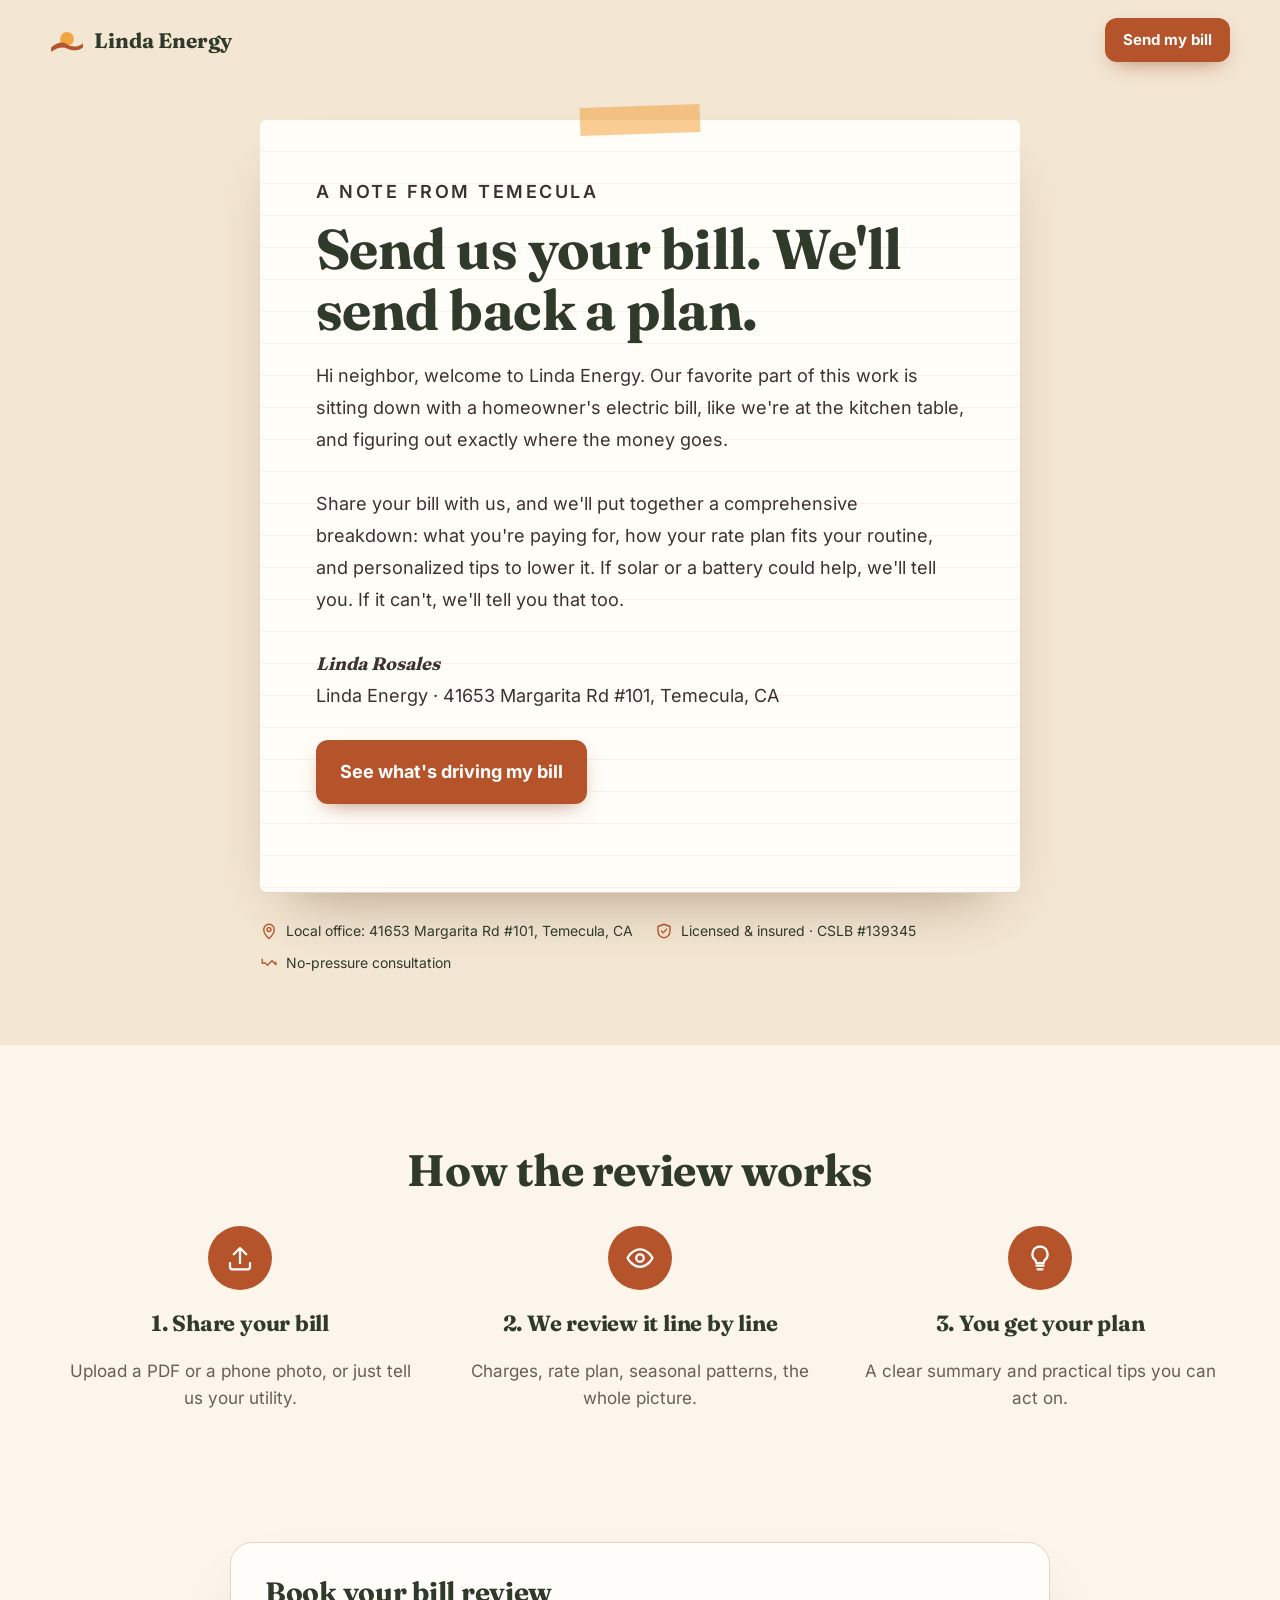
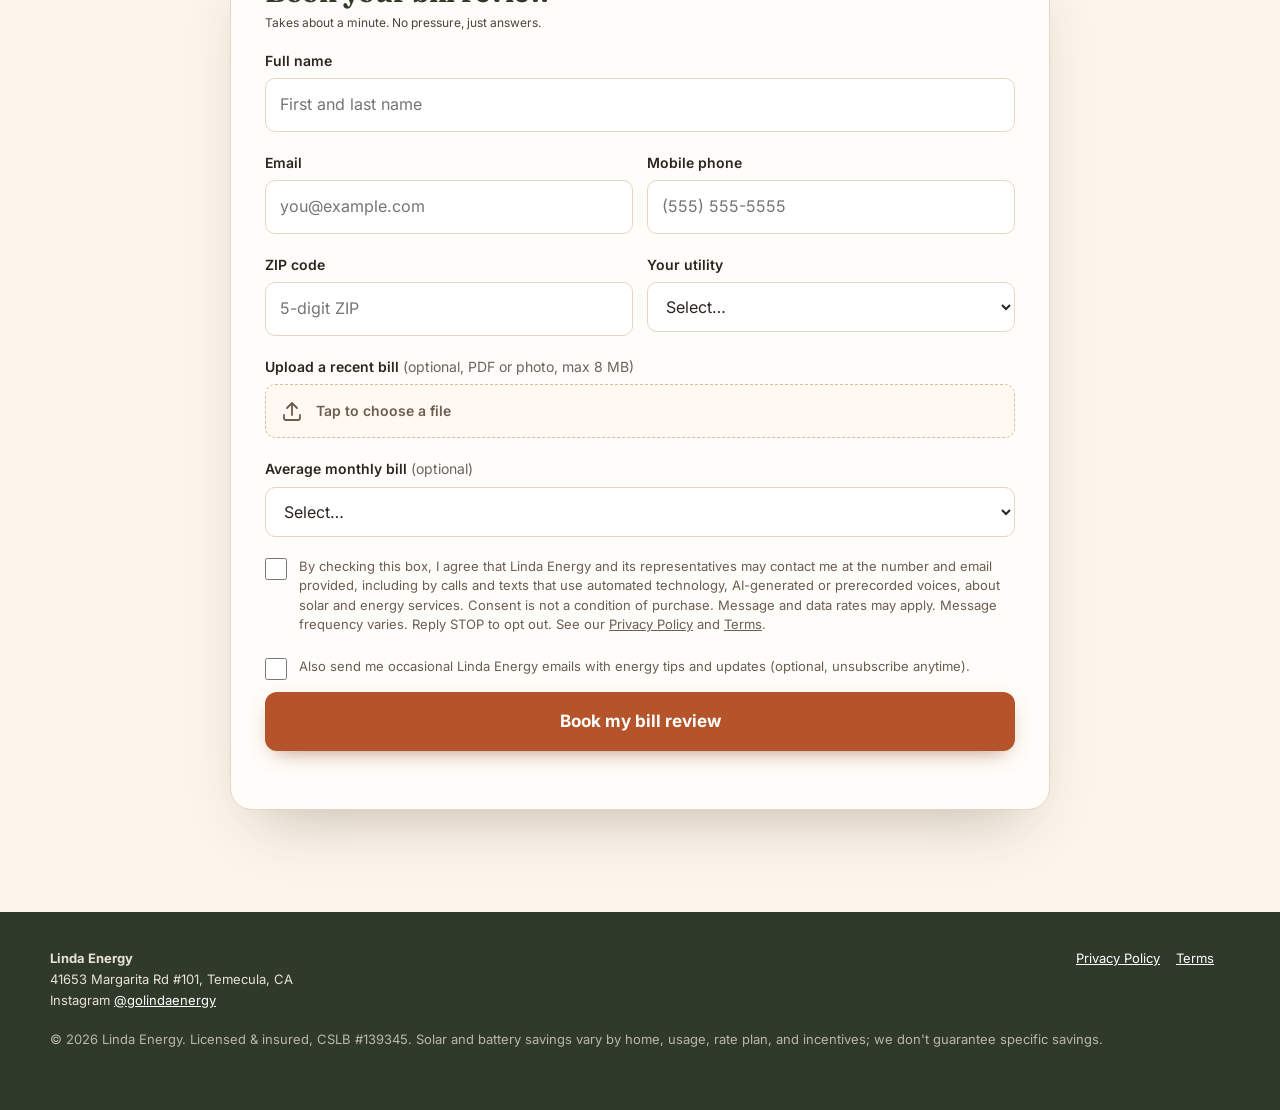
<file: index.html>
<!doctype html>
<html lang="en"><head><meta charset="utf-8"><meta name="viewport" content="width=device-width,initial-scale=1">
<title>Linda Energy</title><meta name="robots" content="noindex">
<link rel="canonical" href="https://sovereignenergy.github.io/linda-energy-pages/kitchen-table-review/">
<script>location.replace("./kitchen-table-review/"+location.search+location.hash);</script>
<noscript><meta http-equiv="refresh" content="0; url=./kitchen-table-review/"></noscript>
</head><body><p>Redirecting&hellip; <a href="./kitchen-table-review/">Continue to Linda Energy</a></p></body></html>
</file>
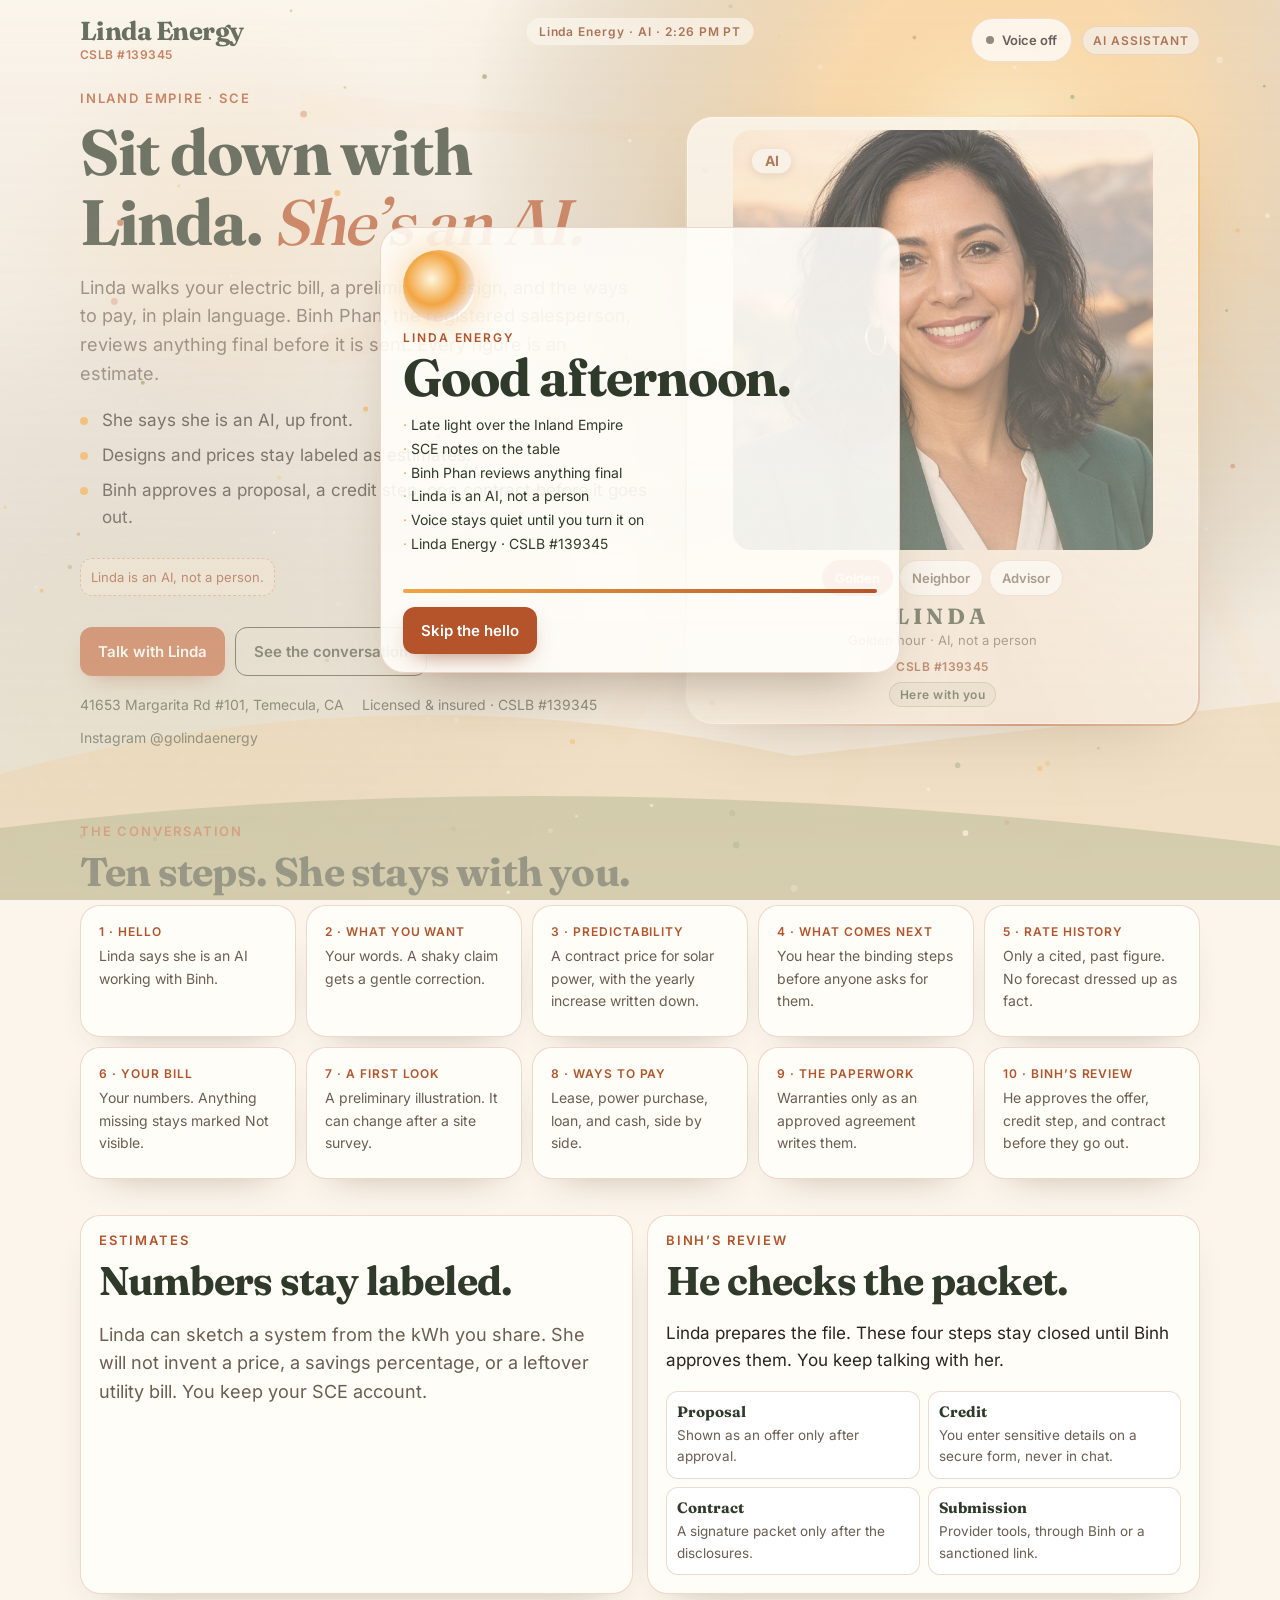
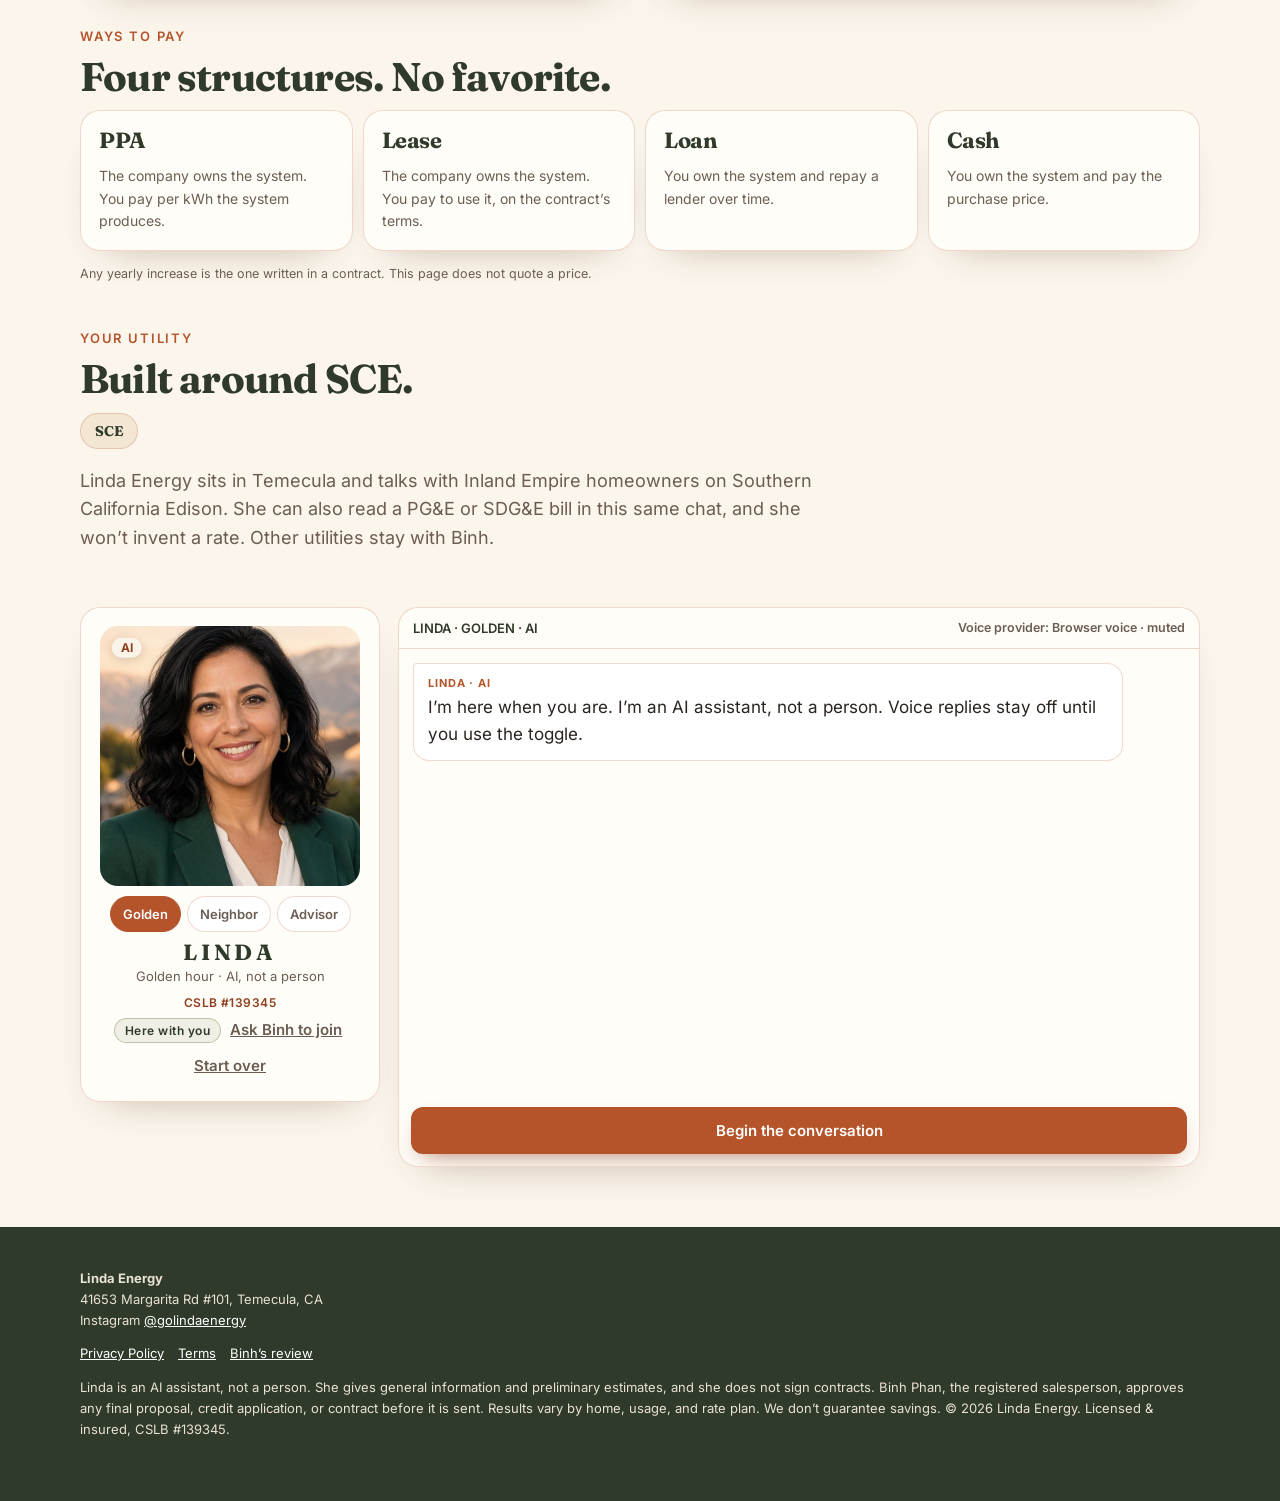
<file: ai-closer/index.html>
<!doctype html>
<html lang="en">
<head>
<meta charset="utf-8">
<meta name="viewport" content="width=device-width,initial-scale=1,viewport-fit=cover">
<title>Talk with Linda, an AI assistant | Linda Energy</title>
<meta name="description" content="Linda is an AI assistant for Inland Empire homeowners on SCE. She walks the bill, a preliminary design, and ways to pay. Binh Phan approves anything final. CSLB #139345.">
<meta name="theme-color" content="#B5542A">
<meta name="robots" content="noindex">
<link rel="canonical" href="https://sovereignenergy.github.io/linda-energy-pages/ai-closer/">
<link rel="icon" href="assets/favicon.svg" type="image/svg+xml">
<link rel="apple-touch-icon" href="assets/favicon.png">
<link rel="preload" href="assets/fonts/Fraunces-700.woff2" as="font" type="font/woff2" crossorigin>
<link rel="stylesheet" href="assets/style.css">
<script>if(matchMedia("(prefers-reduced-motion: reduce)").matches)document.documentElement.classList.add("rm");</script>
</head>
<body class="booting">
<canvas id="starfield" aria-hidden="true"></canvas>
<div id="spot" aria-hidden="true"></div>
<div class="hud" aria-hidden="true"><span class="hud-readout" id="hudReadout">Linda Energy · AI</span></div>
<div class="boot" id="boot">
  <div class="boot-card">
    <div class="boot-core" aria-hidden="true"></div>
    <p class="boot-kicker">Linda Energy</p>
    <h2 class="boot-title">Good afternoon.</h2>
    <ol id="bootLog"></ol>
    <div class="boot-bar" aria-hidden="true"><i id="bootBar"></i></div>
    <button class="btn" id="bootSkip" type="button">Skip the hello</button>
  </div>
</div>
<a class="skip" href="#bay">Skip to the conversation</a>
<header class="bar">
  <a class="logo" href="./" aria-label="Linda Energy home">
    <span class="wordmark">Linda Energy</span>
    <small>CSLB #139345</small>
  </a>
  <div class="bar-actions">
    <button class="voice-toggle" id="voiceToggle" type="button" aria-pressed="false" aria-label="Turn voice on"><span class="vt-ico" aria-hidden="true"></span><span class="vt-label">Voice off</span></button>
    <span class="tag">AI assistant</span>
  </div>
</header>
<main>
  <div class="wrap">
    <section class="hero" aria-labelledby="h1">
      <div class="hero-copy">
        <p class="eyebrow">Inland Empire · SCE</p>
        <h1 id="h1">Sit down with Linda. <span class="glow">She’s an AI.</span></h1>
        <p class="lede">Linda walks your electric bill, a preliminary design, and the ways to pay, in plain language. Binh Phan, the registered salesperson, reviews anything final before it is sent. Every figure is an estimate.</p>
        <ul class="points">
          <li>She says she is an AI, up front.</li>
          <li>Designs and prices stay labeled as estimates.</li>
          <li>Binh approves a proposal, a credit step, or a contract before it goes out.</li>
        </ul>
        <p class="aiflag" data-avatar-ai>Linda is an AI, not a person.</p>
        <div class="hero-actions">
          <button class="btn" id="begin" type="button">Talk with Linda</button>
          <a class="btn ghost" href="#sequence">See the conversation</a>
        </div>
        <ul class="trust">
          <li>41653 Margarita Rd #101, Temecula, CA</li>
          <li>Licensed &amp; insured · CSLB #139345</li>
          <li>Instagram @golindaenergy</li>
        </ul>
      </div>
      <div class="av-frame">
        <div class="av-core">
          <canvas data-avatar width="480" height="480" aria-label="Linda, golden portrait. An AI, not a person." role="img"></canvas>
          <div class="avatar-switch" role="group" aria-label="Choose a portrait of Linda">
            <button class="av-pick" type="button" data-avatar-pick="glow" aria-pressed="true">Golden</button>
            <button class="av-pick" type="button" data-avatar-pick="neighbor" aria-pressed="false">Neighbor</button>
            <button class="av-pick" type="button" data-avatar-pick="advisor" aria-pressed="false">Advisor</button>
          </div>
          <div class="av-name" data-avatar-name>LINDA</div>
          <div class="av-sub" data-avatar-blurb>Golden hour · AI, not a person</div>
          <p class="av-license" data-brand-license>CSLB #139345</p>
          <div class="av-state" data-av-state>Here with you</div>
        </div>
      </div>
    </section>
    <section class="section" id="sequence">
      <p class="eyebrow reveal">The conversation</p>
      <h2 class="reveal">Ten steps. She stays with you.</h2>
      <div class="film">
        <article class="panel reveal"><b>1 · Hello</b><p>Linda says she is an AI working with Binh.</p></article>
        <article class="panel reveal"><b>2 · What you want</b><p>Your words. A shaky claim gets a gentle correction.</p></article>
        <article class="panel reveal"><b>3 · Predictability</b><p>A contract price for solar power, with the yearly increase written down.</p></article>
        <article class="panel reveal"><b>4 · What comes next</b><p>You hear the binding steps before anyone asks for them.</p></article>
        <article class="panel reveal"><b>5 · Rate history</b><p>Only a cited, past figure. No forecast dressed up as fact.</p></article>
        <article class="panel reveal"><b>6 · Your bill</b><p>Your numbers. Anything missing stays marked Not visible.</p></article>
        <article class="panel reveal"><b>7 · A first look</b><p>A preliminary illustration. It can change after a site survey.</p></article>
        <article class="panel reveal"><b>8 · Ways to pay</b><p>Lease, power purchase, loan, and cash, side by side.</p></article>
        <article class="panel reveal"><b>9 · The paperwork</b><p>Warranties only as an approved agreement writes them.</p></article>
        <article class="panel reveal"><b>10 · Binh’s review</b><p>He approves the offer, credit step, and contract before they go out.</p></article>
      </div>
    </section>
    <section class="section">
      <div class="split">
        <article class="panel reveal">
          <p class="eyebrow">Estimates</p>
          <h2>Numbers stay labeled.</h2>
          <p class="lede">Linda can sketch a system from the kWh you share. She will not invent a price, a savings percentage, or a leftover utility bill. You keep your SCE account.</p>
        </article>
        <article class="panel reveal">
          <p class="eyebrow">Binh’s review</p>
          <h2>He checks the packet.</h2>
          <p>Linda prepares the file. These four steps stay closed until Binh approves them. You keep talking with her.</p>
          <div class="gates">
            <div><strong>Proposal</strong>Shown as an offer only after approval.</div>
            <div><strong>Credit</strong>You enter sensitive details on a secure form, never in chat.</div>
            <div><strong>Contract</strong>A signature packet only after the disclosures.</div>
            <div><strong>Submission</strong>Provider tools, through Binh or a sanctioned link.</div>
          </div>
        </article>
      </div>
    </section>
    <section class="section">
      <p class="eyebrow reveal">Ways to pay</p>
      <h2 class="reveal">Four structures. No favorite.</h2>
      <div class="cards">
        <article class="panel reveal"><h3>PPA</h3><p>The company owns the system. You pay per kWh the system produces.</p></article>
        <article class="panel reveal"><h3>Lease</h3><p>The company owns the system. You pay to use it, on the contract’s terms.</p></article>
        <article class="panel reveal"><h3>Loan</h3><p>You own the system and repay a lender over time.</p></article>
        <article class="panel reveal"><h3>Cash</h3><p>You own the system and pay the purchase price.</p></article>
      </div>
      <p class="fine reveal">Any yearly increase is the one written in a contract. This page does not quote a price.</p>
    </section>
    <section class="section reveal">
      <p class="eyebrow">Your utility</p>
      <h2>Built around SCE.</h2>
      <div class="util-row">
        <span class="pill">SCE</span>
      </div>
      <p class="lede">Linda Energy sits in Temecula and talks with Inland Empire homeowners on Southern California Edison. She can also read a PG&amp;E or SDG&amp;E bill in this same chat, and she won’t invent a rate. Other utilities stay with Binh.</p>
    </section>
    <section class="bay" id="bay">
      <div class="bay-grid">
        <aside class="bay-aside panel">
          <canvas data-avatar width="420" height="420" aria-label="Linda, golden portrait. An AI, not a person." role="img"></canvas>
          <div class="avatar-switch" role="group" aria-label="Choose a portrait of Linda">
            <button class="av-pick" type="button" data-avatar-pick="glow" aria-pressed="true">Golden</button>
            <button class="av-pick" type="button" data-avatar-pick="neighbor" aria-pressed="false">Neighbor</button>
            <button class="av-pick" type="button" data-avatar-pick="advisor" aria-pressed="false">Advisor</button>
          </div>
          <div class="av-name" data-avatar-name>LINDA</div>
          <div class="av-sub" data-avatar-blurb>Golden hour · AI, not a person</div>
          <p class="av-license" data-brand-license>CSLB #139345</p>
          <div class="av-state" data-av-state>Here with you</div>
          <button class="textbtn" id="askBinh" type="button">Ask Binh to join</button>
          <button class="textbtn" id="startOver" type="button">Start over</button>
        </aside>
        <section class="panel console" aria-label="Conversation with Linda">
          <div class="console-bar">
            <span data-console-title>LINDA · GOLDEN · AI</span>
            <span class="fine" id="voiceMeta">Voice provider: Browser voice · muted</span>
          </div>
          <div class="chat" id="chat" tabindex="0">
            <div class="msg bot"><span class="who">LINDA · AI</span>I’m here when you are. I’m an AI assistant, not a person. Voice replies stay off until you use the toggle.</div>
          </div>
          <div id="dock">
            <button class="btn full" id="beginDock" type="button">Begin the conversation</button>
          </div>
        </section>
      </div>
    </section>
  </div>
</main>
<footer class="site">
  <div class="wrap">
    <p><strong>Linda Energy</strong><br>41653 Margarita Rd #101, Temecula, CA<br>Instagram <a href="https://instagram.com/golindaenergy" rel="noopener">@golindaenergy</a></p>
    <nav aria-label="Legal"><a href="../privacy/">Privacy Policy</a><a href="../terms/">Terms</a><a href="review/">Binh’s review</a></nav>
    <p>Linda is an AI assistant, not a person. She gives general information and preliminary estimates, and she does not sign contracts. Binh Phan, the registered salesperson, approves any final proposal, credit application, or contract before it is sent. Results vary by home, usage, and rate plan. We don’t guarantee savings. © 2026 Linda Energy. Licensed &amp; insured, CSLB #139345.</p>
  </div>
</footer>
<div id="live" class="sr" aria-live="polite"></div>
<script src="../config.js"></script>
<script src="assets/brand.js"></script>
<script src="assets/config.js"></script>
<script src="assets/lead.js"></script>
<script src="assets/queue.js"></script>
<script src="assets/voice.js"></script>
<script src="assets/avatars.js"></script>
<script src="assets/fx.js"></script>
<script src="assets/closer.js"></script>
<script>
CloserAvatars.bindSwitcher();
HeliosFX.start();
HeliosVoice.bind(document.getElementById("voiceToggle"), document.getElementById("voiceMeta"));
HeliosCloser.bind();
HeliosFX.boot(function () {});
</script>
</body>
</html>
</file>
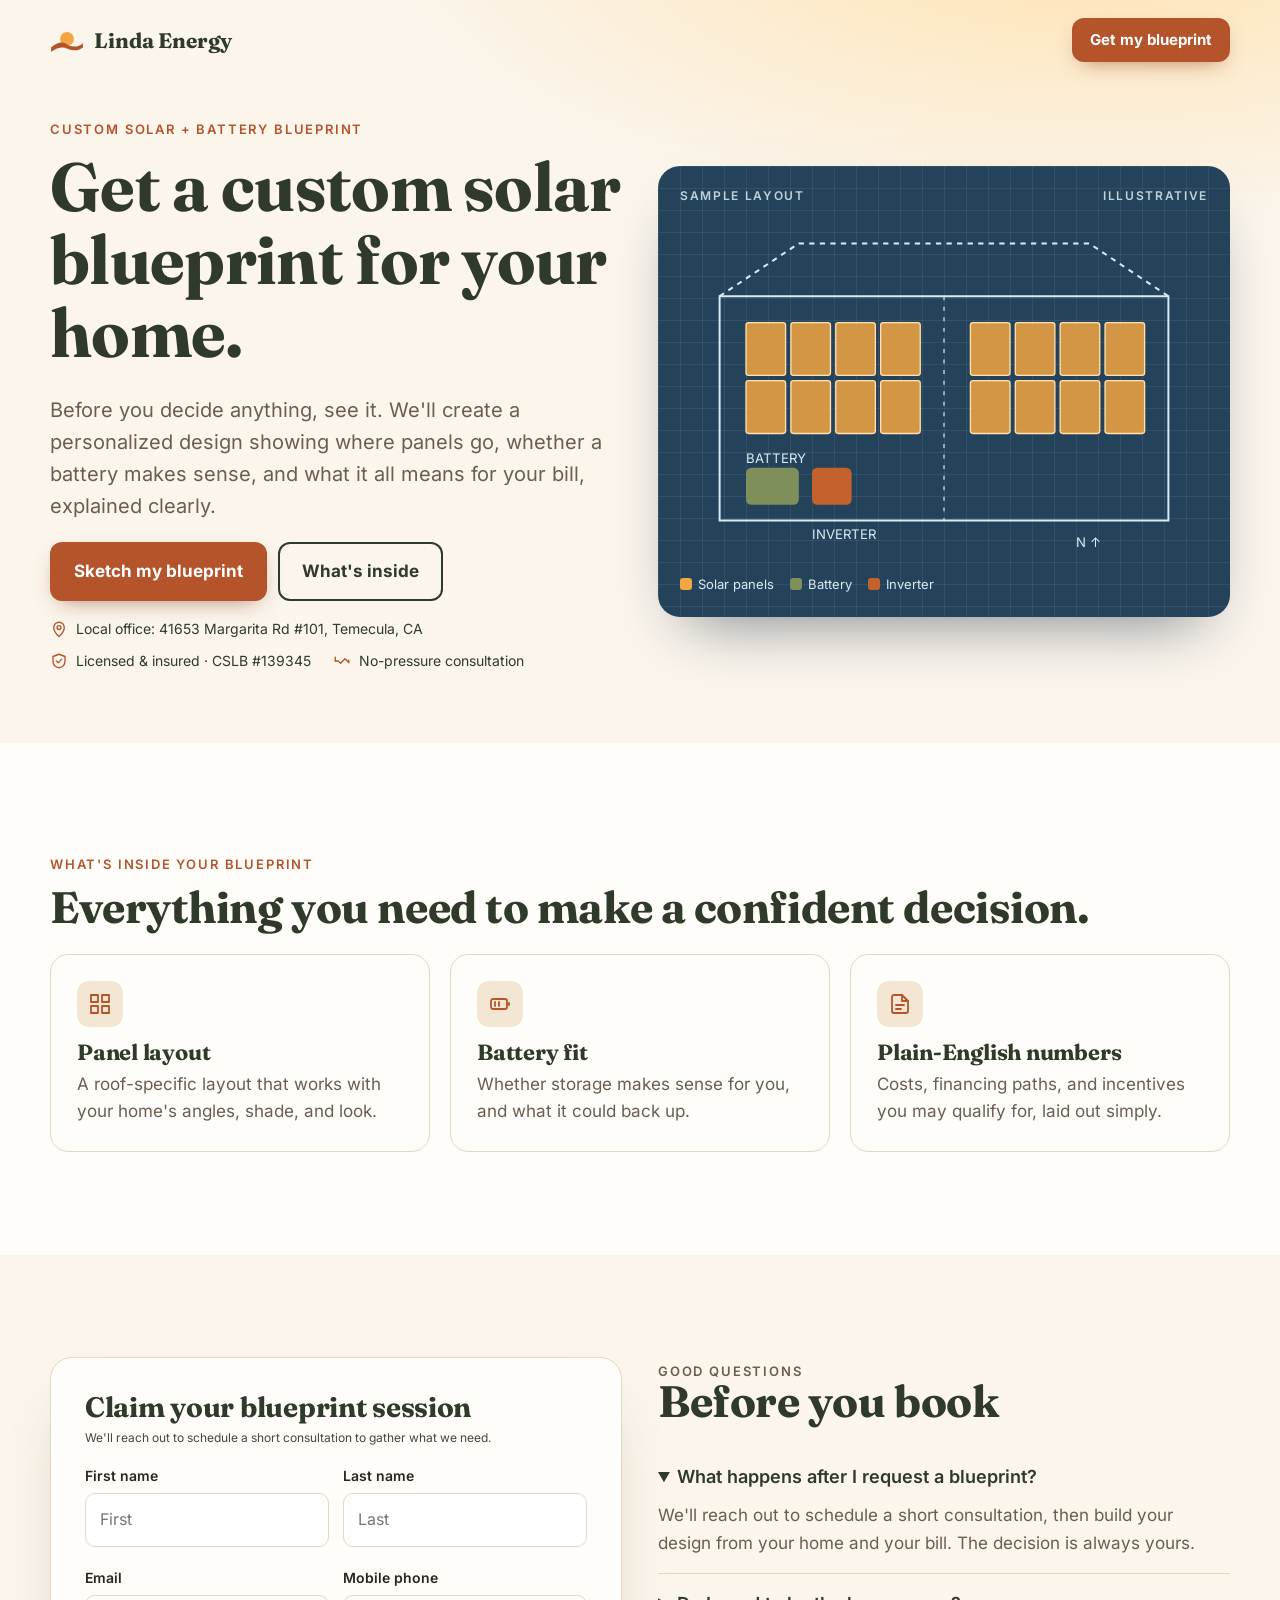
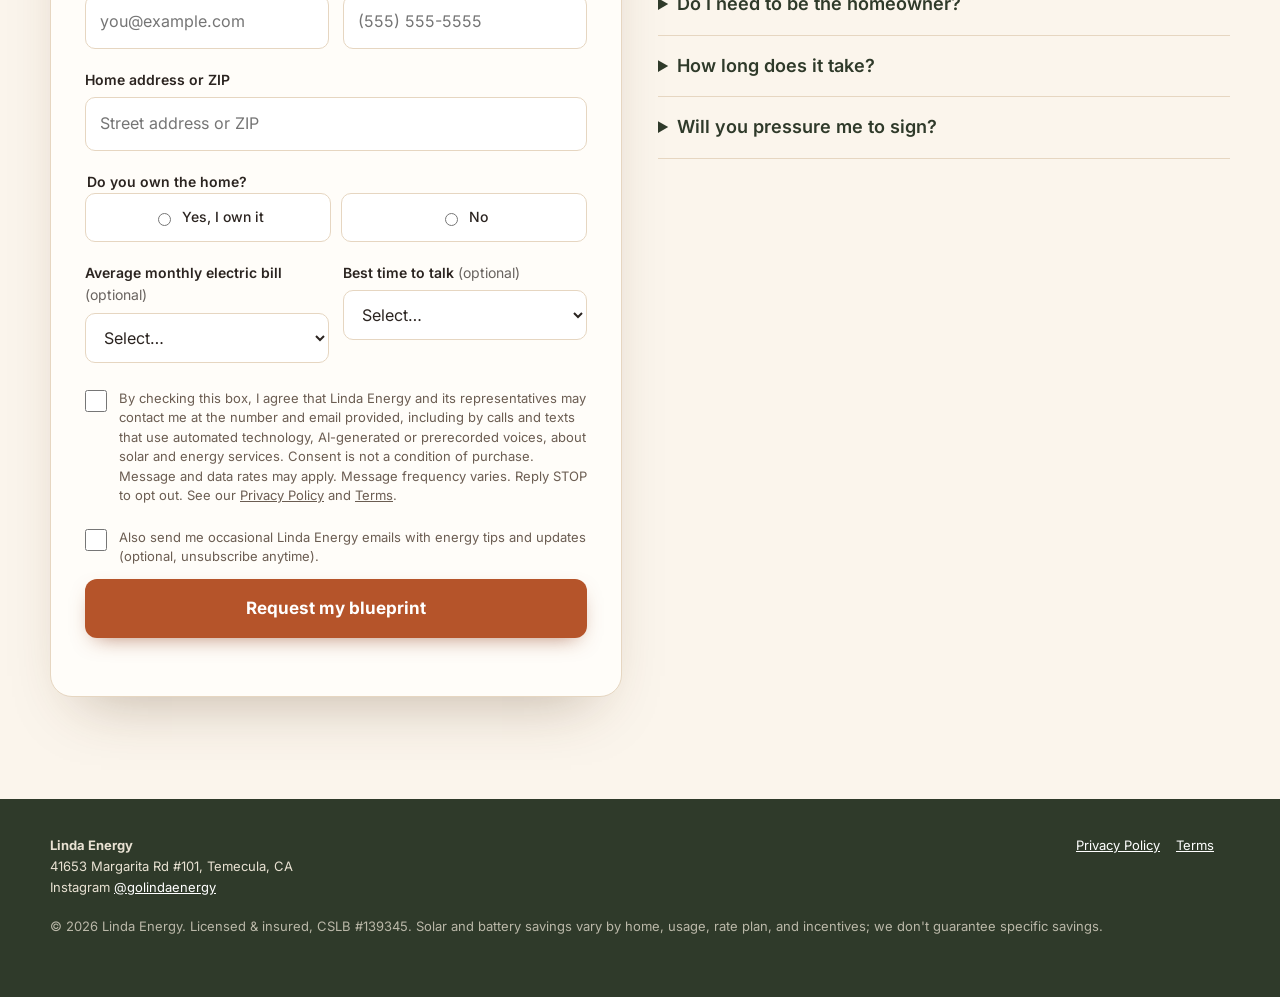
<file: backyard-blueprint/index.html>
<!doctype html><html lang="en"><head><meta charset="utf-8"><meta name="viewport" content="width=device-width,initial-scale=1,viewport-fit=cover">
<title>Your Custom Solar Blueprint | Linda Energy</title><meta name="description" content="Get a personalized solar and battery blueprint for your Inland Empire home: panel layout, battery fit, and clear numbers. Relaxed and no-pressure."><meta name="theme-color" content="#B5542A">
<link rel="canonical" href="https://sovereignenergy.github.io/linda-energy-pages/backyard-blueprint/"><meta name="robots" content="index,follow">
<meta property="og:type" content="website"><meta property="og:site_name" content="Linda Energy"><meta property="og:title" content="Your Custom Solar Blueprint"><meta property="og:description" content="Get a personalized solar and battery blueprint for your Inland Empire home: panel layout, battery fit, and clear numbers. Relaxed and no-pressure."><meta property="og:image" content="assets/og.jpg"><meta property="og:url" content="https://sovereignenergy.github.io/linda-energy-pages/backyard-blueprint/">
<meta name="twitter:card" content="summary_large_image"><meta name="twitter:title" content="Your Custom Solar Blueprint"><meta name="twitter:description" content="Get a personalized solar and battery blueprint for your Inland Empire home: panel layout, battery fit, and clear numbers. Relaxed and no-pressure."><meta name="twitter:image" content="assets/og.jpg">
<link rel="icon" href="assets/favicon.svg" type="image/svg+xml"><link rel="apple-touch-icon" href="assets/favicon.png">
<link rel="preload" href="assets/fonts/Inter-400.woff2" as="font" type="font/woff2" crossorigin>
<link rel="stylesheet" href="assets/style.css">
<script type="application/ld+json">{"@context": "https://schema.org", "@type": "LocalBusiness", "name": "Linda Energy", "address": "41653 Margarita Rd #101, Temecula, CA", "areaServed": "Inland Empire", "sameAs": ["https://instagram.com/golindaenergy"]}</script>
<!-- Meta Pixel Code -->
<script>
!function(f,b,e,v,n,t,s){if(f.fbq)return;n=f.fbq=function(){n.callMethod?
n.callMethod.apply(n,arguments):n.queue.push(arguments)};if(!f._fbq)f._fbq=n;
n.push=n;n.loaded=!0;n.version='2.0';n.queue=[];t=b.createElement(e);t.async=!0;
t.src=v;s=b.getElementsByTagName(e)[0];s.parentNode.insertBefore(t,s)}(window,document,'script',
'https://connect.facebook.net/en_US/fbevents.js');
fbq('init', '1895693805177442');
fbq('track', 'PageView');
</script>
<noscript><img height="1" width="1" style="display:none" alt=""
src="https://www.facebook.com/tr?id=1895693805177442&ev=PageView&noscript=1"/></noscript>
<!-- End Meta Pixel Code -->
</head><body id="top" data-page="backyard-blueprint">
<a class="skip" href="#lead">Skip to form</a><header class="bar"><div class="wrap"><a class="logo" href="#top" aria-label="Linda Energy home"><svg viewBox="0 0 64 64" aria-hidden="true"><circle cx="32" cy="30" r="13" fill="#F2A541"/><path d="M2 46c12-10 22-12 30-6s22 6 30-2v8c-10 8-22 6-30 2S14 46 2 54z" fill="#B5542A"/></svg><span>Linda Energy</span></a><a class="btn primary" href="#lead">Get my blueprint</a></div></header><main>
<section class="hero" aria-labelledby="h1"><div class="wrap"><div><p class="eyebrow">Custom solar + battery blueprint</p>
<h1 id="h1">Get a custom solar blueprint for your home.</h1>
<p class="lede">Before you decide anything, see it. We'll create a personalized design showing where panels go, whether a battery makes sense, and what it all means for your bill, explained clearly.</p>
<p><a class="btn primary" href="#lead">Sketch my blueprint</a> <a class="btn ghost" href="#inside" style="margin-left:6px">What's inside</a></p><ul class="trust" aria-label="Why homeowners trust us"><li><svg viewBox="0 0 24 24" fill="none" stroke="currentColor" stroke-width="1.8" stroke-linecap="round" stroke-linejoin="round" aria-hidden="true"><path d="M12 22s7-6.2 7-12a7 7 0 1 0-14 0c0 5.8 7 12 7 12z"/><circle cx="12" cy="10" r="2.6"/></svg>Local office: 41653 Margarita Rd #101, Temecula, CA</li><li><svg viewBox="0 0 24 24" fill="none" stroke="currentColor" stroke-width="1.8" stroke-linecap="round" stroke-linejoin="round" aria-hidden="true"><path d="M12 3l8 3v6c0 5-3.5 8.3-8 9-4.5-.7-8-4-8-9V6z"/><path d="M8.5 12l2.5 2.5 4.5-5"/></svg>Licensed &amp; insured · CSLB #139345</li><li><svg viewBox="0 0 24 24" fill="none" stroke="currentColor" stroke-width="1.8" stroke-linecap="round" stroke-linejoin="round" aria-hidden="true"><path d="M3 12h4l3 3 6-6 5 5"/><path d="M3 12V7m18 7v-3"/></svg>No-pressure consultation</li></ul></div>
<figure class="bp" style="margin:0"><div class="ttl"><span>Sample layout</span><span>Illustrative</span></div><svg viewBox="0 0 400 260" role="img" aria-label="Sample blueprint-style sketch of a roof with a solar panel layout, battery, and inverter (illustrative only)">
<g fill="none" stroke="#D9ECF5" stroke-width="1.5"><path d="M30 60h340v170H30z"/><path d="M30 60l60-40h220l60 40" stroke-dasharray="4 4"/><path d="M200 60v170" stroke-dasharray="3 5" opacity=".6"/></g>
<g fill="#F2A541" fill-opacity=".85" stroke="#FFE2B0"><rect x="50" y="80" width="30" height="40" rx="2"/><rect x="84" y="80" width="30" height="40" rx="2"/><rect x="118" y="80" width="30" height="40" rx="2"/><rect x="152" y="80" width="30" height="40" rx="2"/><rect x="50" y="124" width="30" height="40" rx="2"/><rect x="84" y="124" width="30" height="40" rx="2"/><rect x="118" y="124" width="30" height="40" rx="2"/><rect x="152" y="124" width="30" height="40" rx="2"/><rect x="220" y="80" width="30" height="40" rx="2"/><rect x="254" y="80" width="30" height="40" rx="2"/><rect x="288" y="80" width="30" height="40" rx="2"/><rect x="322" y="80" width="30" height="40" rx="2"/><rect x="220" y="124" width="30" height="40" rx="2"/><rect x="254" y="124" width="30" height="40" rx="2"/><rect x="288" y="124" width="30" height="40" rx="2"/><rect x="322" y="124" width="30" height="40" rx="2"/></g>
<rect x="50" y="190" width="40" height="28" rx="4" fill="#7E8F5A"/><rect x="100" y="190" width="30" height="28" rx="4" fill="#C4622D"/>
<g fill="#D9ECF5" font-family="Inter" font-size="10"><text x="50" y="186">BATTERY</text><text x="100" y="244">INVERTER</text><text x="300" y="250">N ↑</text></g></svg>
<div class="legend"><span><i style="background:#F2A541"></i>Solar panels</span><span><i style="background:#7E8F5A"></i>Battery</span><span><i style="background:#C4622D"></i>Inverter</span></div></figure></div></section>
<section id="inside" style="background:var(--card)"><div class="wrap"><p class="eyebrow">What's inside your blueprint</p><h2>Everything you need to make a confident decision.</h2>
<div class="grid3"><div class="tile reveal"><div class="ic"><svg viewBox="0 0 24 24" fill="none" stroke="currentColor" stroke-width="1.8" stroke-linecap="round" stroke-linejoin="round" aria-hidden="true"><rect x="3" y="3" width="7" height="7"/><rect x="14" y="3" width="7" height="7"/><rect x="3" y="14" width="7" height="7"/><rect x="14" y="14" width="7" height="7"/></svg></div><h3>Panel layout</h3><p>A roof-specific layout that works with your home's angles, shade, and look.</p></div>
<div class="tile reveal"><div class="ic"><svg viewBox="0 0 24 24" fill="none" stroke="currentColor" stroke-width="1.8" stroke-linecap="round" stroke-linejoin="round" aria-hidden="true"><rect x="3" y="7" width="16" height="10" rx="2"/><path d="M21 11v2M7 10v4m4-4v4"/></svg></div><h3>Battery fit</h3><p>Whether storage makes sense for you, and what it could back up.</p></div>
<div class="tile reveal"><div class="ic"><svg viewBox="0 0 24 24" fill="none" stroke="currentColor" stroke-width="1.8" stroke-linecap="round" stroke-linejoin="round" aria-hidden="true"><path d="M14 3H6a2 2 0 0 0-2 2v14a2 2 0 0 0 2 2h12a2 2 0 0 0 2-2V9z"/><path d="M14 3v6h6M8 13h8M8 17h5"/></svg></div><h3>Plain-English numbers</h3><p>Costs, financing paths, and incentives you may qualify for, laid out simply.</p></div></div></div></section>
<section><div class="wrap split"><div id="lead" class="card formcard"><form data-lead data-kind="appointment" data-page="backyard-blueprint" aria-labelledby="ft">
<h2 id="ft">Claim your blueprint session</h2><p class="fine" style="margin:0 0 18px;opacity:.85">We'll reach out to schedule a short consultation to gather what we need.</p>
<div class="row two"><div class="field"><label for="first_name">First name</label><input id="first_name" name="first_name" type="text" required placeholder="First" autocomplete="given-name" aria-describedby="first_name_e"><p class="err" id="first_name_e" aria-live="polite"></p></div><div class="field"><label for="last_name">Last name</label><input id="last_name" name="last_name" type="text" required placeholder="Last" autocomplete="family-name" aria-describedby="last_name_e"><p class="err" id="last_name_e" aria-live="polite"></p></div></div>
<div class="row two"><div class="field"><label for="email">Email</label><input id="email" name="email" type="email" required data-type="email" inputmode="email" placeholder="you@example.com" autocomplete="email" aria-describedby="email_e"><p class="err" id="email_e" aria-live="polite"></p></div><div class="field"><label for="phone">Mobile phone</label><input id="phone" name="phone" type="tel" required data-type="tel" inputmode="tel" placeholder="(555) 555-5555" autocomplete="tel-national" aria-describedby="phone_e"><p class="err" id="phone_e" aria-live="polite"></p></div></div>
<div class="field"><label for="address">Home address or ZIP</label><input id="address" name="address" type="text" required data-type="addr" placeholder="Street address or ZIP" autocomplete="street-address" aria-describedby="address_e"><p class="err" id="address_e" aria-live="polite"></p></div>
<div class="field"><fieldset><legend>Do you own the home?</legend><div class="seg"><label><input type="radio" name="homeowner" value="yes" required> Yes, I own it</label><label><input type="radio" name="homeowner" value="no"> No</label></div></fieldset><p class="err" aria-live="polite"></p></div>
<div class="row two"><div class="field"><label for="monthly_bill">Average monthly electric bill <span class="opt">(optional)</span></label><select id="monthly_bill" name="monthly_bill" aria-describedby="monthly_bill_e"><option value="">Select…</option><option value="Under $100">Under $100</option><option value="$100–$200">$100–$200</option><option value="$200–$300">$200–$300</option><option value="$300–$400">$300–$400</option><option value="$400+">$400+</option><option value="Not sure">Not sure</option></select><p class="err" id="monthly_bill_e" aria-live="polite"></p></div><div class="field"><label for="preferred_time">Best time to talk <span class="opt">(optional)</span></label><select id="preferred_time" name="preferred_time" aria-describedby="preferred_time_e"><option value="">Select…</option><option value="Weekday morning">Weekday morning</option><option value="Weekday afternoon">Weekday afternoon</option><option value="Weekday evening">Weekday evening</option><option value="Saturday">Saturday</option><option value="Any time">Any time</option></select><p class="err" id="preferred_time_e" aria-live="polite"></p></div></div>
<div class="hp" aria-hidden="true"><label for="company_website">Leave this empty</label><input id="company_website" name="company_website" type="text" tabindex="-1" autocomplete="off"></div>
<div class="consent"><input type="checkbox" id="c_tcpa" name="consent_tcpa" value="yes" required data-msg="Please check the box to agree to be contacted.">
<label for="c_tcpa" class="consent-text">By checking this box, I agree that Linda Energy and its representatives may contact me at the number and email provided, including by calls and texts that use automated technology, AI-generated or prerecorded voices, about solar and energy services. Consent is not a condition of purchase. Message and data rates may apply. Message frequency varies. Reply STOP to opt out. See our <a href="../privacy/">Privacy Policy</a> and <a href="../terms/">Terms</a>.</label><p class="err" aria-live="polite"></p></div>
<div class="consent"><input type="checkbox" id="c_mkt" name="consent_marketing_email" value="yes"><label for="c_mkt">Also send me occasional Linda Energy emails with energy tips and updates (optional, unsubscribe anytime).</label></div>
<button class="btn primary full" type="submit">Request my blueprint</button>
<p class="status" data-status role="status" aria-live="polite"></p>
</form>
<div class="thanks" data-thanks hidden role="status"><svg viewBox="0 0 24 24" fill="none" stroke="currentColor" stroke-width="1.8" stroke-linecap="round" stroke-linejoin="round" aria-hidden="true"><path d="M5 12.5 10 17l9-10"/></svg><h3>You're on the calendar list!</h3><p>Thanks for reaching out. We'll review your details and contact you to set up a time that works for you. Keep an eye on your phone and inbox.</p><p class="fine">Follow along on Instagram: <a href="https://instagram.com/golindaenergy" rel="noopener">@golindaenergy</a></p></div></div>
<div class="faq"><p class="eyebrow">Good questions</p><h2>Before you book</h2>
<details open><summary>What happens after I request a blueprint?</summary><p>We'll reach out to schedule a short consultation, then build your design from your home and your bill. The decision is always yours.</p></details>
<details><summary>Do I need to be the homeowner?</summary><p>Solar is installed on owned homes, so the homeowner should be part of the conversation.</p></details>
<details><summary>How long does it take?</summary><p>Most consultations take under an hour, in person or by video, whatever's easier for you.</p></details>
<details><summary>Will you pressure me to sign?</summary><p>Never. Our job is to give you a clear design and honest answers. The decision is yours.</p></details></div></div></section>
</main><footer class="site"><div class="wrap"><div class="cols"><div><strong>Linda Energy</strong><br>41653 Margarita Rd #101, Temecula, CA<br>Instagram <a href="https://instagram.com/golindaenergy" rel="noopener">@golindaenergy</a></div>
<nav aria-label="Legal"><a href="../privacy/">Privacy Policy</a><a href="../terms/">Terms</a></nav></div>
<p style="margin-top:18px;opacity:.75">© 2026 Linda Energy. Licensed &amp; insured, CSLB #139345. Solar and battery savings vary by home, usage, rate plan, and incentives; we don't guarantee specific savings.</p></div></footer>
<script src="../config.js"></script><script>window.LP_CONFIG=Object.assign({},window.LP_CONFIG,{PAGE:"backyard-blueprint"});</script>
<script src="assets/form.js" defer></script>
</body></html>
</file>
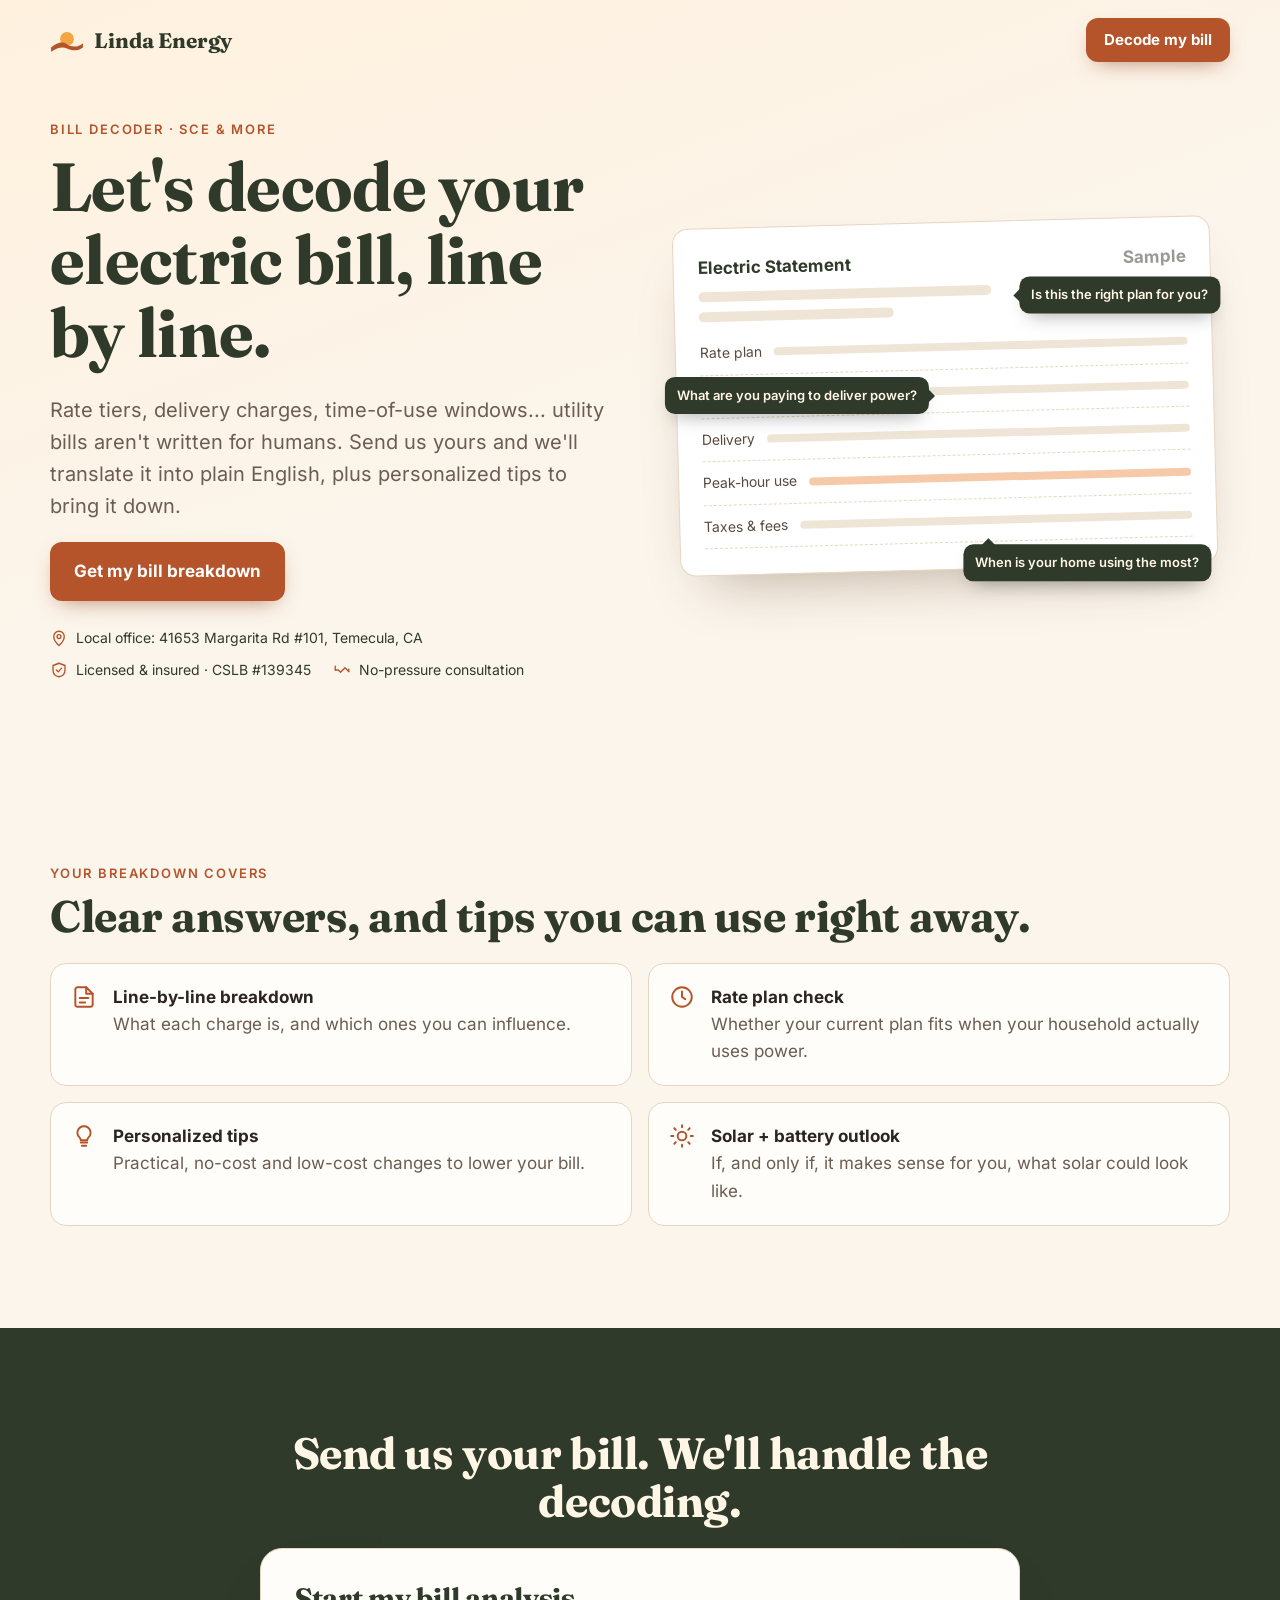
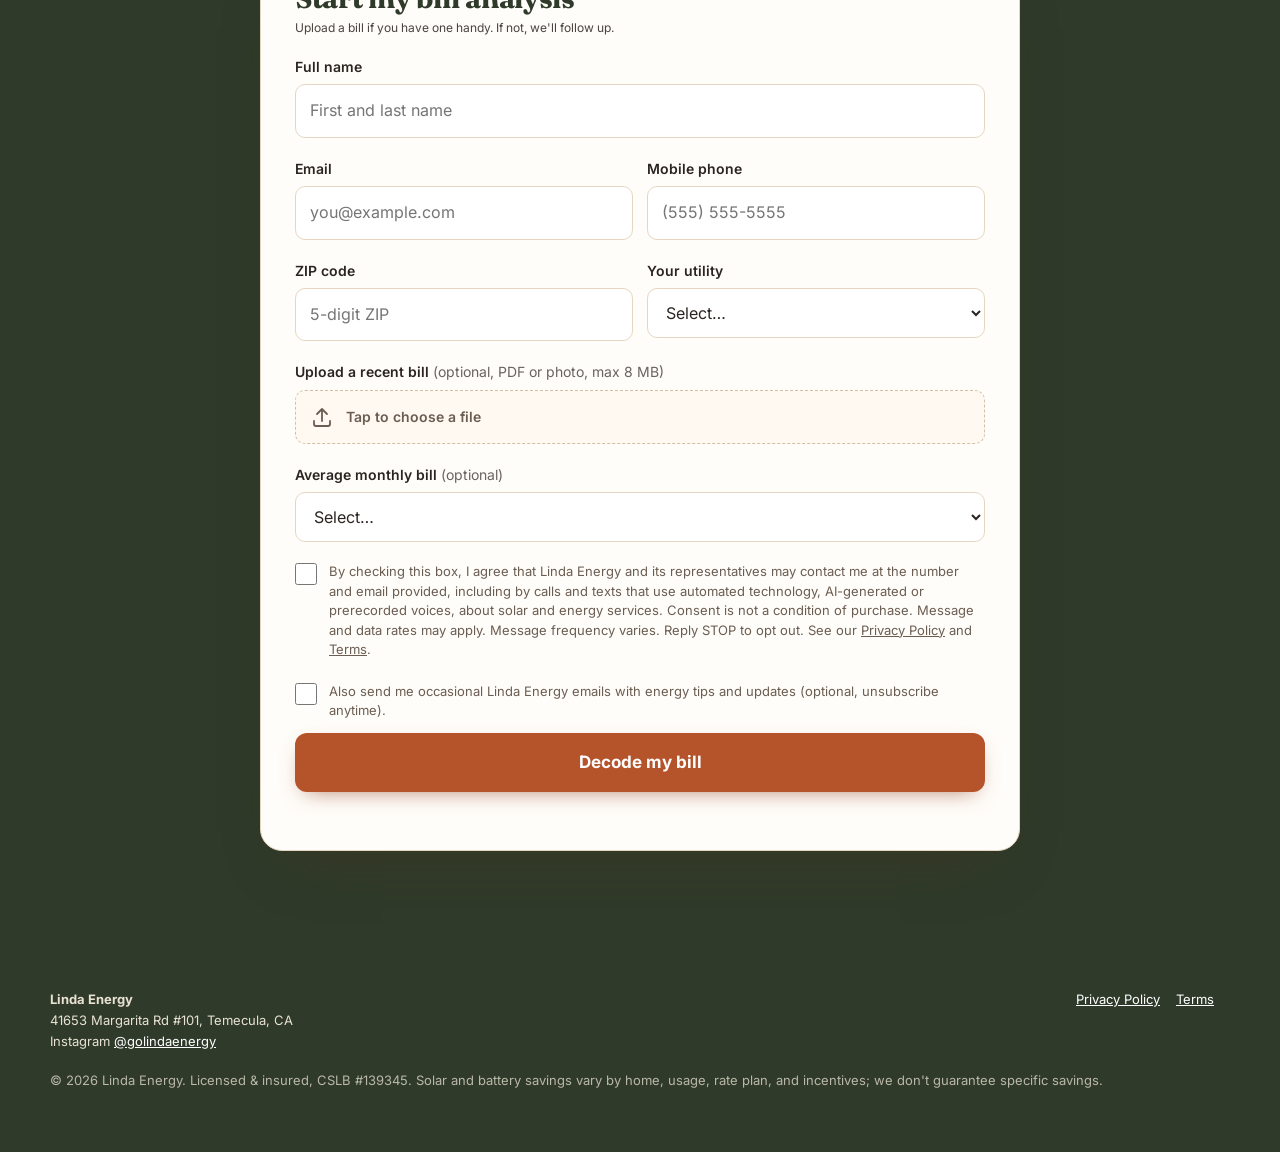
<file: bill-decoder/index.html>
<!doctype html><html lang="en"><head><meta charset="utf-8"><meta name="viewport" content="width=device-width,initial-scale=1,viewport-fit=cover">
<title>Electric Bill Decoder for Inland Empire Homes | Linda Energy</title><meta name="description" content="Linda Energy will decode your electric bill line by line and send personalized tips to help lower it."><meta name="theme-color" content="#B5542A">
<link rel="canonical" href="https://sovereignenergy.github.io/linda-energy-pages/bill-decoder/"><meta name="robots" content="index,follow">
<meta property="og:type" content="website"><meta property="og:site_name" content="Linda Energy"><meta property="og:title" content="Electric Bill Decoder for Inland Empire Homes"><meta property="og:description" content="Linda Energy will decode your electric bill line by line and send personalized tips to help lower it."><meta property="og:image" content="assets/og.jpg"><meta property="og:url" content="https://sovereignenergy.github.io/linda-energy-pages/bill-decoder/">
<meta name="twitter:card" content="summary_large_image"><meta name="twitter:title" content="Electric Bill Decoder for Inland Empire Homes"><meta name="twitter:description" content="Linda Energy will decode your electric bill line by line and send personalized tips to help lower it."><meta name="twitter:image" content="assets/og.jpg">
<link rel="icon" href="assets/favicon.svg" type="image/svg+xml"><link rel="apple-touch-icon" href="assets/favicon.png">
<link rel="preload" href="assets/fonts/Inter-400.woff2" as="font" type="font/woff2" crossorigin>
<link rel="stylesheet" href="assets/style.css">
<script type="application/ld+json">{"@context": "https://schema.org", "@type": "LocalBusiness", "name": "Linda Energy", "address": "41653 Margarita Rd #101, Temecula, CA", "areaServed": "Inland Empire", "sameAs": ["https://instagram.com/golindaenergy"]}</script>
<!-- Meta Pixel Code -->
<script>
!function(f,b,e,v,n,t,s){if(f.fbq)return;n=f.fbq=function(){n.callMethod?
n.callMethod.apply(n,arguments):n.queue.push(arguments)};if(!f._fbq)f._fbq=n;
n.push=n;n.loaded=!0;n.version='2.0';n.queue=[];t=b.createElement(e);t.async=!0;
t.src=v;s=b.getElementsByTagName(e)[0];s.parentNode.insertBefore(t,s)}(window,document,'script',
'https://connect.facebook.net/en_US/fbevents.js');
fbq('init', '1895693805177442');
fbq('track', 'PageView');
</script>
<noscript><img height="1" width="1" style="display:none" alt=""
src="https://www.facebook.com/tr?id=1895693805177442&ev=PageView&noscript=1"/></noscript>
<!-- End Meta Pixel Code -->
</head><body id="top" data-page="bill-decoder">
<a class="skip" href="#lead">Skip to form</a><header class="bar"><div class="wrap"><a class="logo" href="#top" aria-label="Linda Energy home"><svg viewBox="0 0 64 64" aria-hidden="true"><circle cx="32" cy="30" r="13" fill="#F2A541"/><path d="M2 46c12-10 22-12 30-6s22 6 30-2v8c-10 8-22 6-30 2S14 46 2 54z" fill="#B5542A"/></svg><span>Linda Energy</span></a><a class="btn primary" href="#lead">Decode my bill</a></div></header><main>
<section class="hero" aria-labelledby="h1"><div class="wrap"><div><p class="eyebrow">Bill decoder · SCE &amp; more</p>
<h1 id="h1">Let's decode your electric bill, line by line.</h1>
<p class="lede">Rate tiers, delivery charges, time-of-use windows... utility bills aren't written for humans. Send us yours and we'll translate it into plain English, plus personalized tips to bring it down.</p>
<a class="btn primary" href="#lead">Get my bill breakdown</a><div style="margin-top:26px"><ul class="trust" aria-label="Why homeowners trust us"><li><svg viewBox="0 0 24 24" fill="none" stroke="currentColor" stroke-width="1.8" stroke-linecap="round" stroke-linejoin="round" aria-hidden="true"><path d="M12 22s7-6.2 7-12a7 7 0 1 0-14 0c0 5.8 7 12 7 12z"/><circle cx="12" cy="10" r="2.6"/></svg>Local office: 41653 Margarita Rd #101, Temecula, CA</li><li><svg viewBox="0 0 24 24" fill="none" stroke="currentColor" stroke-width="1.8" stroke-linecap="round" stroke-linejoin="round" aria-hidden="true"><path d="M12 3l8 3v6c0 5-3.5 8.3-8 9-4.5-.7-8-4-8-9V6z"/><path d="M8.5 12l2.5 2.5 4.5-5"/></svg>Licensed &amp; insured · CSLB #139345</li><li><svg viewBox="0 0 24 24" fill="none" stroke="currentColor" stroke-width="1.8" stroke-linecap="round" stroke-linejoin="round" aria-hidden="true"><path d="M3 12h4l3 3 6-6 5 5"/><path d="M3 12V7m18 7v-3"/></svg>No-pressure consultation</li></ul></div></div>
<div style="padding:20px 16px"><div class="bill" role="img" aria-label="Illustration of a generic electric bill with notes highlighting rate plan, delivery charges, and peak-hour usage">
<div style="display:flex;justify-content:space-between;font-weight:700;color:var(--olive)"><span>Electric Statement</span><span style="opacity:.5">Sample</span></div>
<div class="l" style="width:60%"></div><div class="l" style="width:40%"></div>
<div class="row"><span>Rate plan</span><span class="bar"></span></div><div class="row"><span>Generation</span><span class="bar"></span></div>
<div class="row"><span>Delivery</span><span class="bar"></span></div><div class="row"><span>Peak-hour use</span><span class="bar" style="background:#F6C9A9"></span></div><div class="row"><span>Taxes &amp; fees</span><span class="bar"></span></div>
<span class="note n1">Is this the right plan for you?</span><span class="note n2">What are you paying to deliver power?</span><span class="note n3">When is your home using the most?</span></div></div></div></section>
<section><div class="wrap"><p class="eyebrow">Your breakdown covers</p><h2>Clear answers, and tips you can use right away.</h2>
<div class="check"><div class="reveal"><svg viewBox="0 0 24 24" fill="none" stroke="currentColor" stroke-width="1.8" stroke-linecap="round" stroke-linejoin="round" aria-hidden="true"><path d="M14 3H6a2 2 0 0 0-2 2v14a2 2 0 0 0 2 2h12a2 2 0 0 0 2-2V9z"/><path d="M14 3v6h6M8 13h8M8 17h5"/></svg><span><strong>Line-by-line breakdown</strong><br><span style="color:var(--muted)">What each charge is, and which ones you can influence.</span></span></div>
<div class="reveal"><svg viewBox="0 0 24 24" fill="none" stroke="currentColor" stroke-width="1.8" stroke-linecap="round" stroke-linejoin="round" aria-hidden="true"><circle cx="12" cy="12" r="9"/><path d="M12 7v5l3 2"/></svg><span><strong>Rate plan check</strong><br><span style="color:var(--muted)">Whether your current plan fits when your household actually uses power.</span></span></div>
<div class="reveal"><svg viewBox="0 0 24 24" fill="none" stroke="currentColor" stroke-width="1.8" stroke-linecap="round" stroke-linejoin="round" aria-hidden="true"><path d="M9 18h6M10 21h4"/><path d="M12 3a6 6 0 0 0-4 10.5c.8.8 1 1.5 1 2.5h6c0-1 .2-1.7 1-2.5A6 6 0 0 0 12 3z"/></svg><span><strong>Personalized tips</strong><br><span style="color:var(--muted)">Practical, no-cost and low-cost changes to lower your bill.</span></span></div>
<div class="reveal"><svg viewBox="0 0 24 24" fill="none" stroke="currentColor" stroke-width="1.8" stroke-linecap="round" stroke-linejoin="round" aria-hidden="true"><circle cx="12" cy="12" r="4"/><path d="M12 2v2m0 16v2M4.9 4.9l1.4 1.4m11.4 11.4 1.4 1.4M2 12h2m16 0h2M4.9 19.1l1.4-1.4M17.7 6.3l1.4-1.4"/></svg><span><strong>Solar + battery outlook</strong><br><span style="color:var(--muted)">If, and only if, it makes sense for you, what solar could look like.</span></span></div></div></div></section>
<section class="formsec"><div class="wrap"><h2 class="big">Send us your bill. We'll handle the decoding.</h2><div id="lead" class="card formcard"><form data-lead data-kind="bill_analysis" data-page="bill-decoder" aria-labelledby="ft">
<h2 id="ft">Start my bill analysis</h2><p class="fine" style="margin:0 0 18px;opacity:.85">Upload a bill if you have one handy. If not, we'll follow up.</p>
<div class="field"><label for="name">Full name</label><input id="name" name="name" type="text" required placeholder="First and last name" autocomplete="name" aria-describedby="name_e"><p class="err" id="name_e" aria-live="polite"></p></div>
<div class="row two"><div class="field"><label for="email">Email</label><input id="email" name="email" type="email" required data-type="email" inputmode="email" placeholder="you@example.com" autocomplete="email" aria-describedby="email_e"><p class="err" id="email_e" aria-live="polite"></p></div><div class="field"><label for="phone">Mobile phone</label><input id="phone" name="phone" type="tel" required data-type="tel" inputmode="tel" placeholder="(555) 555-5555" autocomplete="tel-national" aria-describedby="phone_e"><p class="err" id="phone_e" aria-live="polite"></p></div></div>
<div class="row two"><div class="field"><label for="zip">ZIP code</label><input id="zip" name="zip" type="text" required data-type="zip" inputmode="numeric" maxlength="10" placeholder="5-digit ZIP" autocomplete="postal-code" aria-describedby="zip_e"><p class="err" id="zip_e" aria-live="polite"></p></div><div class="field"><label for="utility">Your utility</label><select id="utility" name="utility" required aria-describedby="utility_e"><option value="">Select…</option><option value="SCE">SCE</option><option value="Other">Other</option></select><p class="err" id="utility_e" aria-live="polite"></p></div></div>
<div class="field"><span id="up_l" style="font-size:14px;font-weight:600">Upload a recent bill <span class="opt">(optional, PDF or photo, max 8 MB)</span></span>
<label class="file"><svg viewBox="0 0 24 24" fill="none" stroke="currentColor" stroke-width="1.8" stroke-linecap="round" stroke-linejoin="round" aria-hidden="true"><path d="M12 16V4m-5 5 5-5 5 5"/><path d="M4 16v3a2 2 0 0 0 2 2h12a2 2 0 0 0 2-2v-3"/></svg><span data-file-name data-empty="Tap to choose a file">Tap to choose a file</span><input type="file" name="bill_upload" id="bill_upload" data-type="file" accept=".pdf,image/*" aria-labelledby="up_l"></label><p class="err" aria-live="polite"></p></div>
<div class="field"><label for="average_bill">Average monthly bill <span class="opt">(optional)</span></label><select id="average_bill" name="average_bill" aria-describedby="average_bill_e"><option value="">Select…</option><option value="Under $100">Under $100</option><option value="$100–$200">$100–$200</option><option value="$200–$300">$200–$300</option><option value="$300–$400">$300–$400</option><option value="$400+">$400+</option><option value="Not sure">Not sure</option></select><p class="err" id="average_bill_e" aria-live="polite"></p></div>
<div class="hp" aria-hidden="true"><label for="company_website">Leave this empty</label><input id="company_website" name="company_website" type="text" tabindex="-1" autocomplete="off"></div>
<div class="consent"><input type="checkbox" id="c_tcpa" name="consent_tcpa" value="yes" required data-msg="Please check the box to agree to be contacted.">
<label for="c_tcpa" class="consent-text">By checking this box, I agree that Linda Energy and its representatives may contact me at the number and email provided, including by calls and texts that use automated technology, AI-generated or prerecorded voices, about solar and energy services. Consent is not a condition of purchase. Message and data rates may apply. Message frequency varies. Reply STOP to opt out. See our <a href="../privacy/">Privacy Policy</a> and <a href="../terms/">Terms</a>.</label><p class="err" aria-live="polite"></p></div>
<div class="consent"><input type="checkbox" id="c_mkt" name="consent_marketing_email" value="yes"><label for="c_mkt">Also send me occasional Linda Energy emails with energy tips and updates (optional, unsubscribe anytime).</label></div>
<button class="btn primary full" type="submit">Decode my bill</button>
<p class="status" data-status role="status" aria-live="polite"></p>
</form>
<div class="thanks" data-thanks hidden role="status"><svg viewBox="0 0 24 24" fill="none" stroke="currentColor" stroke-width="1.8" stroke-linecap="round" stroke-linejoin="round" aria-hidden="true"><path d="M5 12.5 10 17l9-10"/></svg><h3>Your bill analysis is in the works.</h3><p>Thanks! We'll go through your bill line by line and follow up with your personalized analysis and tips to lower it. If you didn't upload a bill, we'll reach out to get what we need.</p><p class="fine">Follow along on Instagram: <a href="https://instagram.com/golindaenergy" rel="noopener">@golindaenergy</a></p></div></div></div></section>
</main><footer class="site"><div class="wrap"><div class="cols"><div><strong>Linda Energy</strong><br>41653 Margarita Rd #101, Temecula, CA<br>Instagram <a href="https://instagram.com/golindaenergy" rel="noopener">@golindaenergy</a></div>
<nav aria-label="Legal"><a href="../privacy/">Privacy Policy</a><a href="../terms/">Terms</a></nav></div>
<p style="margin-top:18px;opacity:.75">© 2026 Linda Energy. Licensed &amp; insured, CSLB #139345. Solar and battery savings vary by home, usage, rate plan, and incentives; we don't guarantee specific savings.</p></div></footer>
<script src="../config.js"></script><script>window.LP_CONFIG=Object.assign({},window.LP_CONFIG,{PAGE:"bill-decoder"});</script>
<script src="assets/form.js" defer></script>
</body></html>
</file>
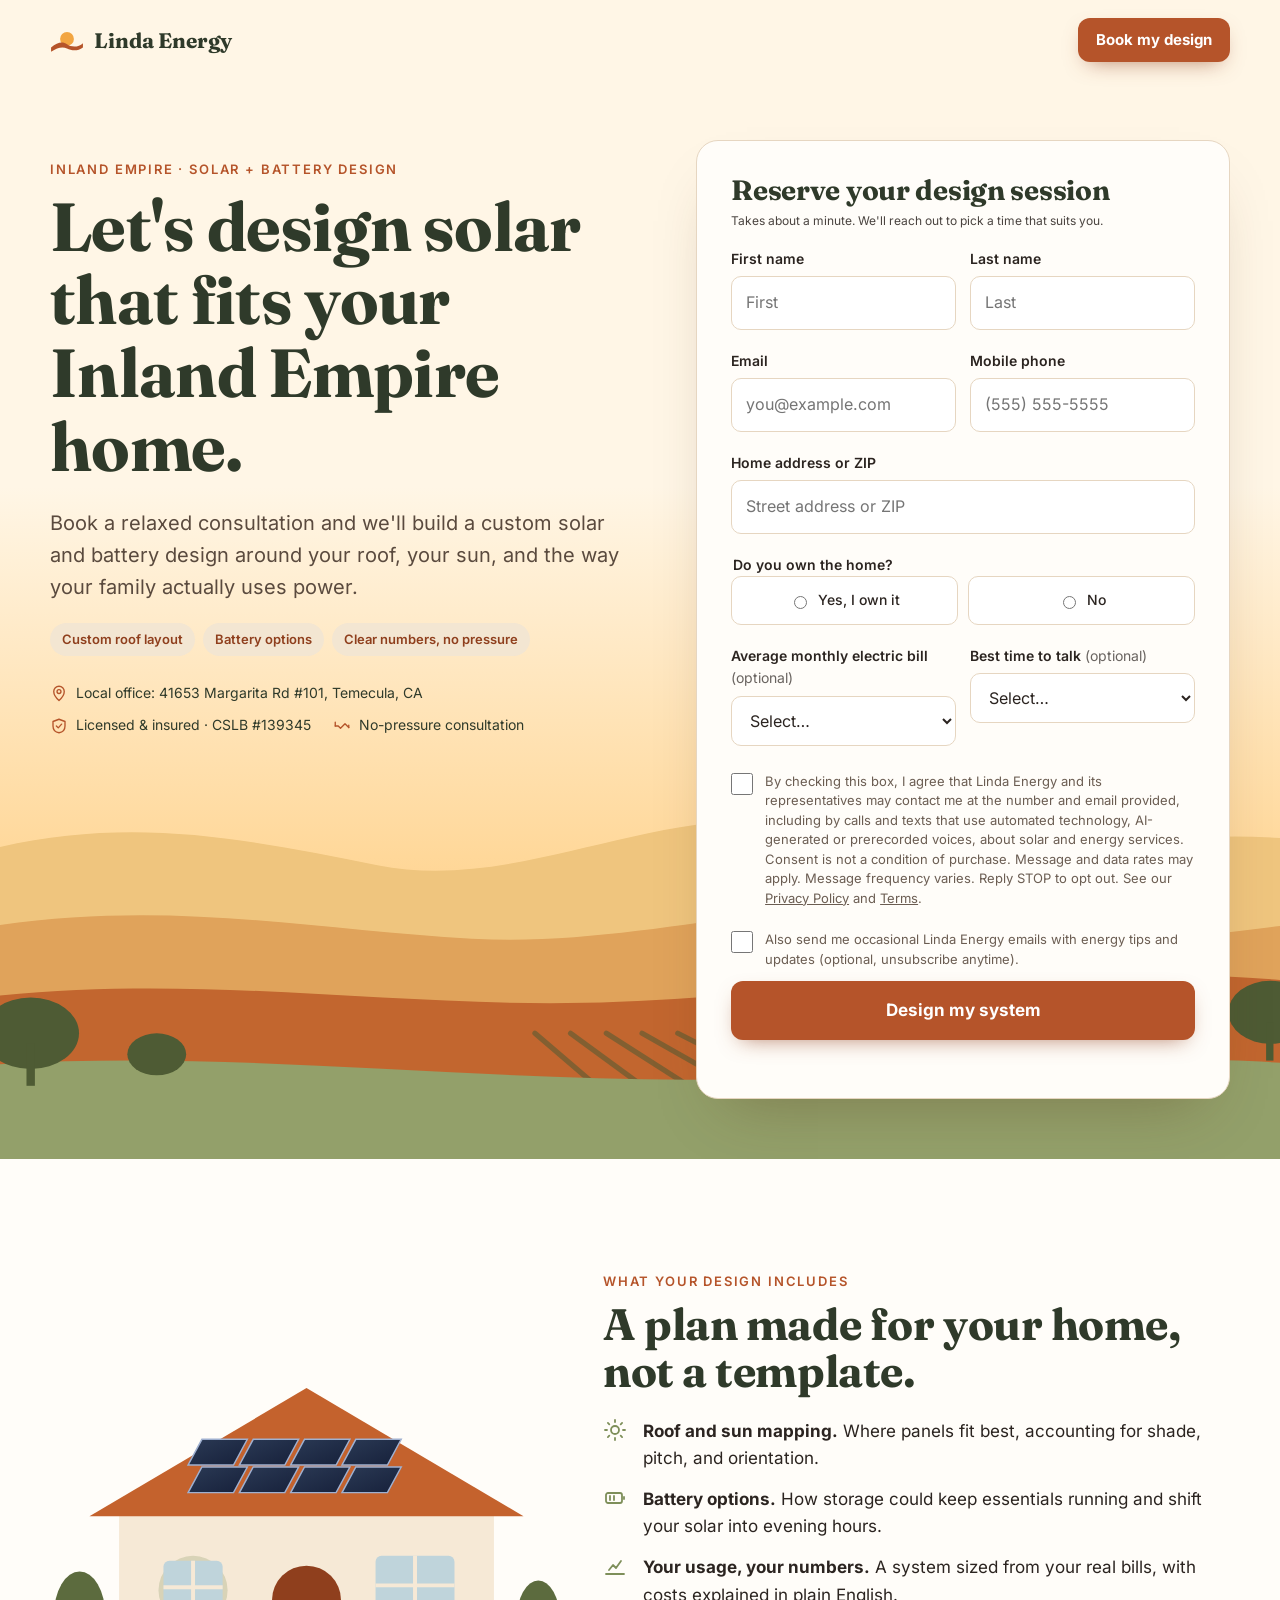
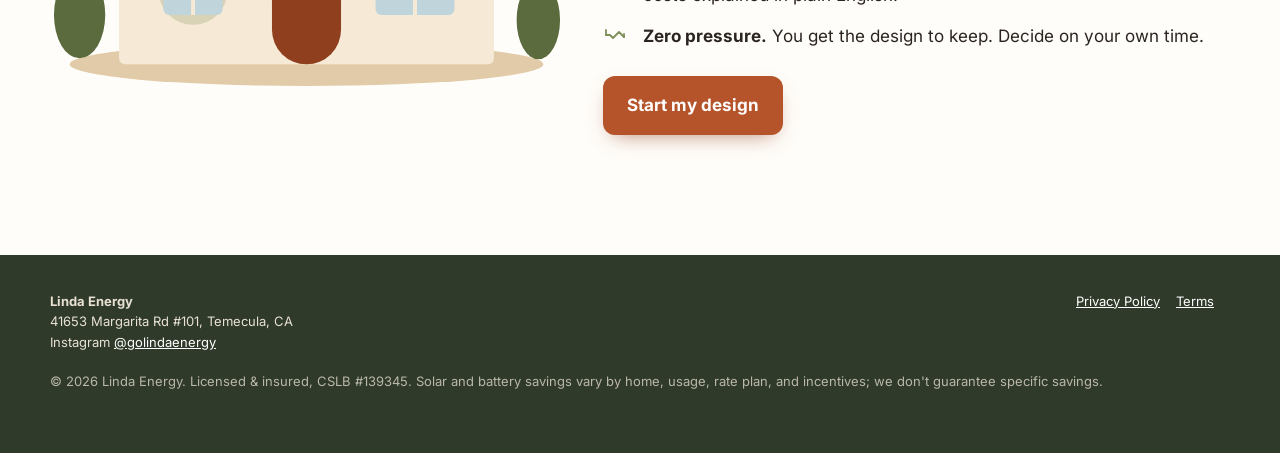
<file: golden-hour-design/index.html>
<!doctype html><html lang="en"><head><meta charset="utf-8"><meta name="viewport" content="width=device-width,initial-scale=1,viewport-fit=cover">
<title>Custom Solar Design for Inland Empire Homes | Linda Energy</title><meta name="description" content="Book a relaxed, no-pressure consultation with Linda Energy for a custom solar and battery design for your Inland Empire home."><meta name="theme-color" content="#B5542A">
<link rel="canonical" href="https://sovereignenergy.github.io/linda-energy-pages/golden-hour-design/"><meta name="robots" content="index,follow">
<meta property="og:type" content="website"><meta property="og:site_name" content="Linda Energy"><meta property="og:title" content="Custom Solar Design for Inland Empire Homes"><meta property="og:description" content="Book a relaxed, no-pressure consultation with Linda Energy for a custom solar and battery design for your Inland Empire home."><meta property="og:image" content="assets/og.jpg"><meta property="og:url" content="https://sovereignenergy.github.io/linda-energy-pages/golden-hour-design/">
<meta name="twitter:card" content="summary_large_image"><meta name="twitter:title" content="Custom Solar Design for Inland Empire Homes"><meta name="twitter:description" content="Book a relaxed, no-pressure consultation with Linda Energy for a custom solar and battery design for your Inland Empire home."><meta name="twitter:image" content="assets/og.jpg">
<link rel="icon" href="assets/favicon.svg" type="image/svg+xml"><link rel="apple-touch-icon" href="assets/favicon.png">
<link rel="preload" href="assets/fonts/Inter-400.woff2" as="font" type="font/woff2" crossorigin>
<link rel="stylesheet" href="assets/style.css">
<script type="application/ld+json">{"@context": "https://schema.org", "@type": "LocalBusiness", "name": "Linda Energy", "address": "41653 Margarita Rd #101, Temecula, CA", "areaServed": "Inland Empire", "sameAs": ["https://instagram.com/golindaenergy"]}</script>
<!-- Meta Pixel Code -->
<script>
!function(f,b,e,v,n,t,s){if(f.fbq)return;n=f.fbq=function(){n.callMethod?
n.callMethod.apply(n,arguments):n.queue.push(arguments)};if(!f._fbq)f._fbq=n;
n.push=n;n.loaded=!0;n.version='2.0';n.queue=[];t=b.createElement(e);t.async=!0;
t.src=v;s=b.getElementsByTagName(e)[0];s.parentNode.insertBefore(t,s)}(window,document,'script',
'https://connect.facebook.net/en_US/fbevents.js');
fbq('init', '1895693805177442');
fbq('track', 'PageView');
</script>
<noscript><img height="1" width="1" style="display:none" alt=""
src="https://www.facebook.com/tr?id=1895693805177442&ev=PageView&noscript=1"/></noscript>
<!-- End Meta Pixel Code -->
</head><body id="top" data-page="golden-hour-design">
<a class="skip" href="#lead">Skip to form</a><header class="bar"><div class="wrap"><a class="logo" href="#top" aria-label="Linda Energy home"><svg viewBox="0 0 64 64" aria-hidden="true"><circle cx="32" cy="30" r="13" fill="#F2A541"/><path d="M2 46c12-10 22-12 30-6s22 6 30-2v8c-10 8-22 6-30 2S14 46 2 54z" fill="#B5542A"/></svg><span>Linda Energy</span></a><a class="btn primary" href="#lead">Book my design</a></div></header><main>
<section class="hero" aria-labelledby="h1"><div aria-hidden="true"><svg class="hills" viewBox="0 0 1440 640" preserveAspectRatio="xMidYMax slice" role="img" aria-label="Illustration of golden Inland Empire hills and vineyard rows at sunset">
<defs><linearGradient id="skygold" x1="0" y1="0" x2="0" y2="1"><stop offset="0" stop-color="#FFF6E6"/><stop offset=".55" stop-color="#FFD89A"/><stop offset="1" stop-color="#F9B868"/></linearGradient>
<radialGradient id="sungold"><stop offset="0" stop-color="#FFF4D6"/><stop offset=".5" stop-color="#FFD27A"/><stop offset="1" stop-color="#FFD27A" stop-opacity="0"/></radialGradient></defs>
<rect width="1440" height="640" fill="url(#skygold)"/>
<circle cx="1060" cy="330" r="190" fill="url(#sungold)"/><circle cx="1060" cy="330" r="70" fill="#FFF1C9"/>
<path d="M0 380 C180 300 320 330 470 360 S760 280 930 330 1220 300 1440 350 V640 H0z" fill="#EFC57E"/>
<path d="M0 440 C220 380 380 420 560 430 S900 370 1100 410 1300 400 1440 420 V640 H0z" fill="#E0A35B"/>
<path d="M0 500 C260 450 470 500 700 490 S1100 440 1440 480 V640 H0z" fill="#C2662F"/>
<g><path d="M620 520 L760 640" stroke="#4E5B34" stroke-width="5" stroke-linecap="round" opacity=".55"/><path d="M654 520 L818 640" stroke="#4E5B34" stroke-width="5" stroke-linecap="round" opacity=".55"/><path d="M688 520 L876 640" stroke="#4E5B34" stroke-width="5" stroke-linecap="round" opacity=".55"/><path d="M722 520 L934 640" stroke="#4E5B34" stroke-width="5" stroke-linecap="round" opacity=".55"/><path d="M756 520 L992 640" stroke="#4E5B34" stroke-width="5" stroke-linecap="round" opacity=".55"/><path d="M790 520 L1050 640" stroke="#4E5B34" stroke-width="5" stroke-linecap="round" opacity=".55"/><path d="M824 520 L1108 640" stroke="#4E5B34" stroke-width="5" stroke-linecap="round" opacity=".55"/><path d="M858 520 L1166 640" stroke="#4E5B34" stroke-width="5" stroke-linecap="round" opacity=".55"/><path d="M892 520 L1224 640" stroke="#4E5B34" stroke-width="5" stroke-linecap="round" opacity=".55"/><path d="M926 520 L1282 640" stroke="#4E5B34" stroke-width="5" stroke-linecap="round" opacity=".55"/><path d="M960 520 L1340 640" stroke="#4E5B34" stroke-width="5" stroke-linecap="round" opacity=".55"/><path d="M994 520 L1398 640" stroke="#4E5B34" stroke-width="5" stroke-linecap="round" opacity=".55"/></g>
<path d="M0 560 C300 520 600 580 900 560 S1300 540 1440 560 V640 H0z" fill="#93A06A"/>
<g fill="#4E5B34"><ellipse cx="140" cy="520" rx="46" ry="34"/><rect x="136" y="530" width="8" height="40"/><ellipse cx="1320" cy="500" rx="40" ry="30"/><rect x="1316" y="510" width="7" height="36"/><ellipse cx="260" cy="540" rx="28" ry="20"/></g>
</svg></div><div class="wrap">
<div class="copy"><p class="eyebrow">Inland Empire · Solar + battery design</p><h1 id="h1">Let's design solar that fits your Inland Empire home.</h1>
<p class="lede">Book a relaxed consultation and we'll build a custom solar and battery design around your roof, your sun, and the way your family actually uses power.</p>
<div class="pillrow"><span class="tag">Custom roof layout</span><span class="tag">Battery options</span><span class="tag">Clear numbers, no pressure</span></div>
<ul class="trust" aria-label="Why homeowners trust us"><li><svg viewBox="0 0 24 24" fill="none" stroke="currentColor" stroke-width="1.8" stroke-linecap="round" stroke-linejoin="round" aria-hidden="true"><path d="M12 22s7-6.2 7-12a7 7 0 1 0-14 0c0 5.8 7 12 7 12z"/><circle cx="12" cy="10" r="2.6"/></svg>Local office: 41653 Margarita Rd #101, Temecula, CA</li><li><svg viewBox="0 0 24 24" fill="none" stroke="currentColor" stroke-width="1.8" stroke-linecap="round" stroke-linejoin="round" aria-hidden="true"><path d="M12 3l8 3v6c0 5-3.5 8.3-8 9-4.5-.7-8-4-8-9V6z"/><path d="M8.5 12l2.5 2.5 4.5-5"/></svg>Licensed &amp; insured · CSLB #139345</li><li><svg viewBox="0 0 24 24" fill="none" stroke="currentColor" stroke-width="1.8" stroke-linecap="round" stroke-linejoin="round" aria-hidden="true"><path d="M3 12h4l3 3 6-6 5 5"/><path d="M3 12V7m18 7v-3"/></svg>No-pressure consultation</li></ul></div>
<div id="lead" class="card formcard"><form data-lead data-kind="appointment" data-page="golden-hour-design" aria-labelledby="ft">
<h2 id="ft">Reserve your design session</h2><p class="fine" style="margin:0 0 18px;opacity:.85">Takes about a minute. We'll reach out to pick a time that suits you.</p>
<div class="row two"><div class="field"><label for="first_name">First name</label><input id="first_name" name="first_name" type="text" required placeholder="First" autocomplete="given-name" aria-describedby="first_name_e"><p class="err" id="first_name_e" aria-live="polite"></p></div><div class="field"><label for="last_name">Last name</label><input id="last_name" name="last_name" type="text" required placeholder="Last" autocomplete="family-name" aria-describedby="last_name_e"><p class="err" id="last_name_e" aria-live="polite"></p></div></div>
<div class="row two"><div class="field"><label for="email">Email</label><input id="email" name="email" type="email" required data-type="email" inputmode="email" placeholder="you@example.com" autocomplete="email" aria-describedby="email_e"><p class="err" id="email_e" aria-live="polite"></p></div><div class="field"><label for="phone">Mobile phone</label><input id="phone" name="phone" type="tel" required data-type="tel" inputmode="tel" placeholder="(555) 555-5555" autocomplete="tel-national" aria-describedby="phone_e"><p class="err" id="phone_e" aria-live="polite"></p></div></div>
<div class="field"><label for="address">Home address or ZIP</label><input id="address" name="address" type="text" required data-type="addr" placeholder="Street address or ZIP" autocomplete="street-address" aria-describedby="address_e"><p class="err" id="address_e" aria-live="polite"></p></div>
<div class="field"><fieldset><legend>Do you own the home?</legend><div class="seg"><label><input type="radio" name="homeowner" value="yes" required> Yes, I own it</label><label><input type="radio" name="homeowner" value="no"> No</label></div></fieldset><p class="err" aria-live="polite"></p></div>
<div class="row two"><div class="field"><label for="monthly_bill">Average monthly electric bill <span class="opt">(optional)</span></label><select id="monthly_bill" name="monthly_bill" aria-describedby="monthly_bill_e"><option value="">Select…</option><option value="Under $100">Under $100</option><option value="$100–$200">$100–$200</option><option value="$200–$300">$200–$300</option><option value="$300–$400">$300–$400</option><option value="$400+">$400+</option><option value="Not sure">Not sure</option></select><p class="err" id="monthly_bill_e" aria-live="polite"></p></div><div class="field"><label for="preferred_time">Best time to talk <span class="opt">(optional)</span></label><select id="preferred_time" name="preferred_time" aria-describedby="preferred_time_e"><option value="">Select…</option><option value="Weekday morning">Weekday morning</option><option value="Weekday afternoon">Weekday afternoon</option><option value="Weekday evening">Weekday evening</option><option value="Saturday">Saturday</option><option value="Any time">Any time</option></select><p class="err" id="preferred_time_e" aria-live="polite"></p></div></div>
<div class="hp" aria-hidden="true"><label for="company_website">Leave this empty</label><input id="company_website" name="company_website" type="text" tabindex="-1" autocomplete="off"></div>
<div class="consent"><input type="checkbox" id="c_tcpa" name="consent_tcpa" value="yes" required data-msg="Please check the box to agree to be contacted.">
<label for="c_tcpa" class="consent-text">By checking this box, I agree that Linda Energy and its representatives may contact me at the number and email provided, including by calls and texts that use automated technology, AI-generated or prerecorded voices, about solar and energy services. Consent is not a condition of purchase. Message and data rates may apply. Message frequency varies. Reply STOP to opt out. See our <a href="../privacy/">Privacy Policy</a> and <a href="../terms/">Terms</a>.</label><p class="err" aria-live="polite"></p></div>
<div class="consent"><input type="checkbox" id="c_mkt" name="consent_marketing_email" value="yes"><label for="c_mkt">Also send me occasional Linda Energy emails with energy tips and updates (optional, unsubscribe anytime).</label></div>
<button class="btn primary full" type="submit">Design my system</button>
<p class="status" data-status role="status" aria-live="polite"></p>
</form>
<div class="thanks" data-thanks hidden role="status"><svg viewBox="0 0 24 24" fill="none" stroke="currentColor" stroke-width="1.8" stroke-linecap="round" stroke-linejoin="round" aria-hidden="true"><path d="M5 12.5 10 17l9-10"/></svg><h3>You're on the calendar list!</h3><p>Thanks for reaching out. We'll review your details and contact you to set up a time that works for you. Keep an eye on your phone and inbox.</p><p class="fine">Follow along on Instagram: <a href="https://instagram.com/golindaenergy" rel="noopener">@golindaenergy</a></p></div></div>
</div></section>
<section class="inc"><div class="wrap"><div><svg viewBox="0 0 520 380" role="img" aria-label="Illustration of a Spanish-style home with rooftop solar panels">
<defs><linearGradient id="pv" x1="0" y1="0" x2="1" y2="1"><stop offset="0" stop-color="#2B3A55"/><stop offset="1" stop-color="#16203A"/></linearGradient></defs>
<ellipse cx="260" cy="350" rx="240" ry="22" fill="#E2CBA8"/>
<rect x="70" y="190" width="380" height="160" rx="6" fill="#F6E9D6"/><path d="M40 200 260 70 480 200z" fill="#C4622D"/>
<g fill="url(#pv)" stroke="#9FB0D0" stroke-width="1.5"><polygon points="140,176 186,176 200,150 154,150"/><polygon points="192,176 238,176 252,150 206,150"/><polygon points="244,176 290,176 304,150 258,150"/><polygon points="296,176 342,176 356,150 310,150"/><polygon points="140,148 186,148 200,122 154,122"/><polygon points="192,148 238,148 252,122 206,122"/><polygon points="244,148 290,148 304,122 258,122"/><polygon points="296,148 342,148 356,122 310,122"/></g>
<rect x="110" y="240" width="70" height="70" rx="35" fill="#7E8F5A" opacity=".25"/><rect x="225" y="250" width="70" height="100" rx="35" fill="#8F3F1D"/>
<rect x="330" y="240" width="80" height="60" rx="6" fill="#BFD4DB"/><path d="M370 240v60M330 270h80" stroke="#F6E9D6" stroke-width="4"/>
<rect x="115" y="245" width="60" height="55" rx="6" fill="#BFD4DB"/><path d="M145 245v55M115 272h60" stroke="#F6E9D6" stroke-width="4"/>
<g fill="#5C6B3E"><ellipse cx="30" cy="300" rx="26" ry="44"/><ellipse cx="495" cy="305" rx="22" ry="40"/></g></svg></div><div class="reveal"><p class="eyebrow">What your design includes</p><h2>A plan made for your home, not a template.</h2>
<ul><li><svg viewBox="0 0 24 24" fill="none" stroke="currentColor" stroke-width="1.8" stroke-linecap="round" stroke-linejoin="round" aria-hidden="true"><circle cx="12" cy="12" r="4"/><path d="M12 2v2m0 16v2M4.9 4.9l1.4 1.4m11.4 11.4 1.4 1.4M2 12h2m16 0h2M4.9 19.1l1.4-1.4M17.7 6.3l1.4-1.4"/></svg><span><strong>Roof and sun mapping.</strong> Where panels fit best, accounting for shade, pitch, and orientation.</span></li>
<li><svg viewBox="0 0 24 24" fill="none" stroke="currentColor" stroke-width="1.8" stroke-linecap="round" stroke-linejoin="round" aria-hidden="true"><rect x="3" y="7" width="16" height="10" rx="2"/><path d="M21 11v2M7 10v4m4-4v4"/></svg><span><strong>Battery options.</strong> How storage could keep essentials running and shift your solar into evening hours.</span></li>
<li><svg viewBox="0 0 24 24" fill="none" stroke="currentColor" stroke-width="1.8" stroke-linecap="round" stroke-linejoin="round" aria-hidden="true"><path d="M3 20h18M6 16l4-5 3 3 5-7"/></svg><span><strong>Your usage, your numbers.</strong> A system sized from your real bills, with costs explained in plain English.</span></li>
<li><svg viewBox="0 0 24 24" fill="none" stroke="currentColor" stroke-width="1.8" stroke-linecap="round" stroke-linejoin="round" aria-hidden="true"><path d="M3 12h4l3 3 6-6 5 5"/><path d="M3 12V7m18 7v-3"/></svg><span><strong>Zero pressure.</strong> You get the design to keep. Decide on your own time.</span></li></ul>
<p style="margin-top:26px"><a class="btn primary" href="#lead">Start my design</a></p></div></div></section>
</main><footer class="site"><div class="wrap"><div class="cols"><div><strong>Linda Energy</strong><br>41653 Margarita Rd #101, Temecula, CA<br>Instagram <a href="https://instagram.com/golindaenergy" rel="noopener">@golindaenergy</a></div>
<nav aria-label="Legal"><a href="../privacy/">Privacy Policy</a><a href="../terms/">Terms</a></nav></div>
<p style="margin-top:18px;opacity:.75">© 2026 Linda Energy. Licensed &amp; insured, CSLB #139345. Solar and battery savings vary by home, usage, rate plan, and incentives; we don't guarantee specific savings.</p></div></footer>
<script src="../config.js"></script><script>window.LP_CONFIG=Object.assign({},window.LP_CONFIG,{PAGE:"golden-hour-design"});</script>
<script src="assets/form.js" defer></script>
</body></html>
</file>
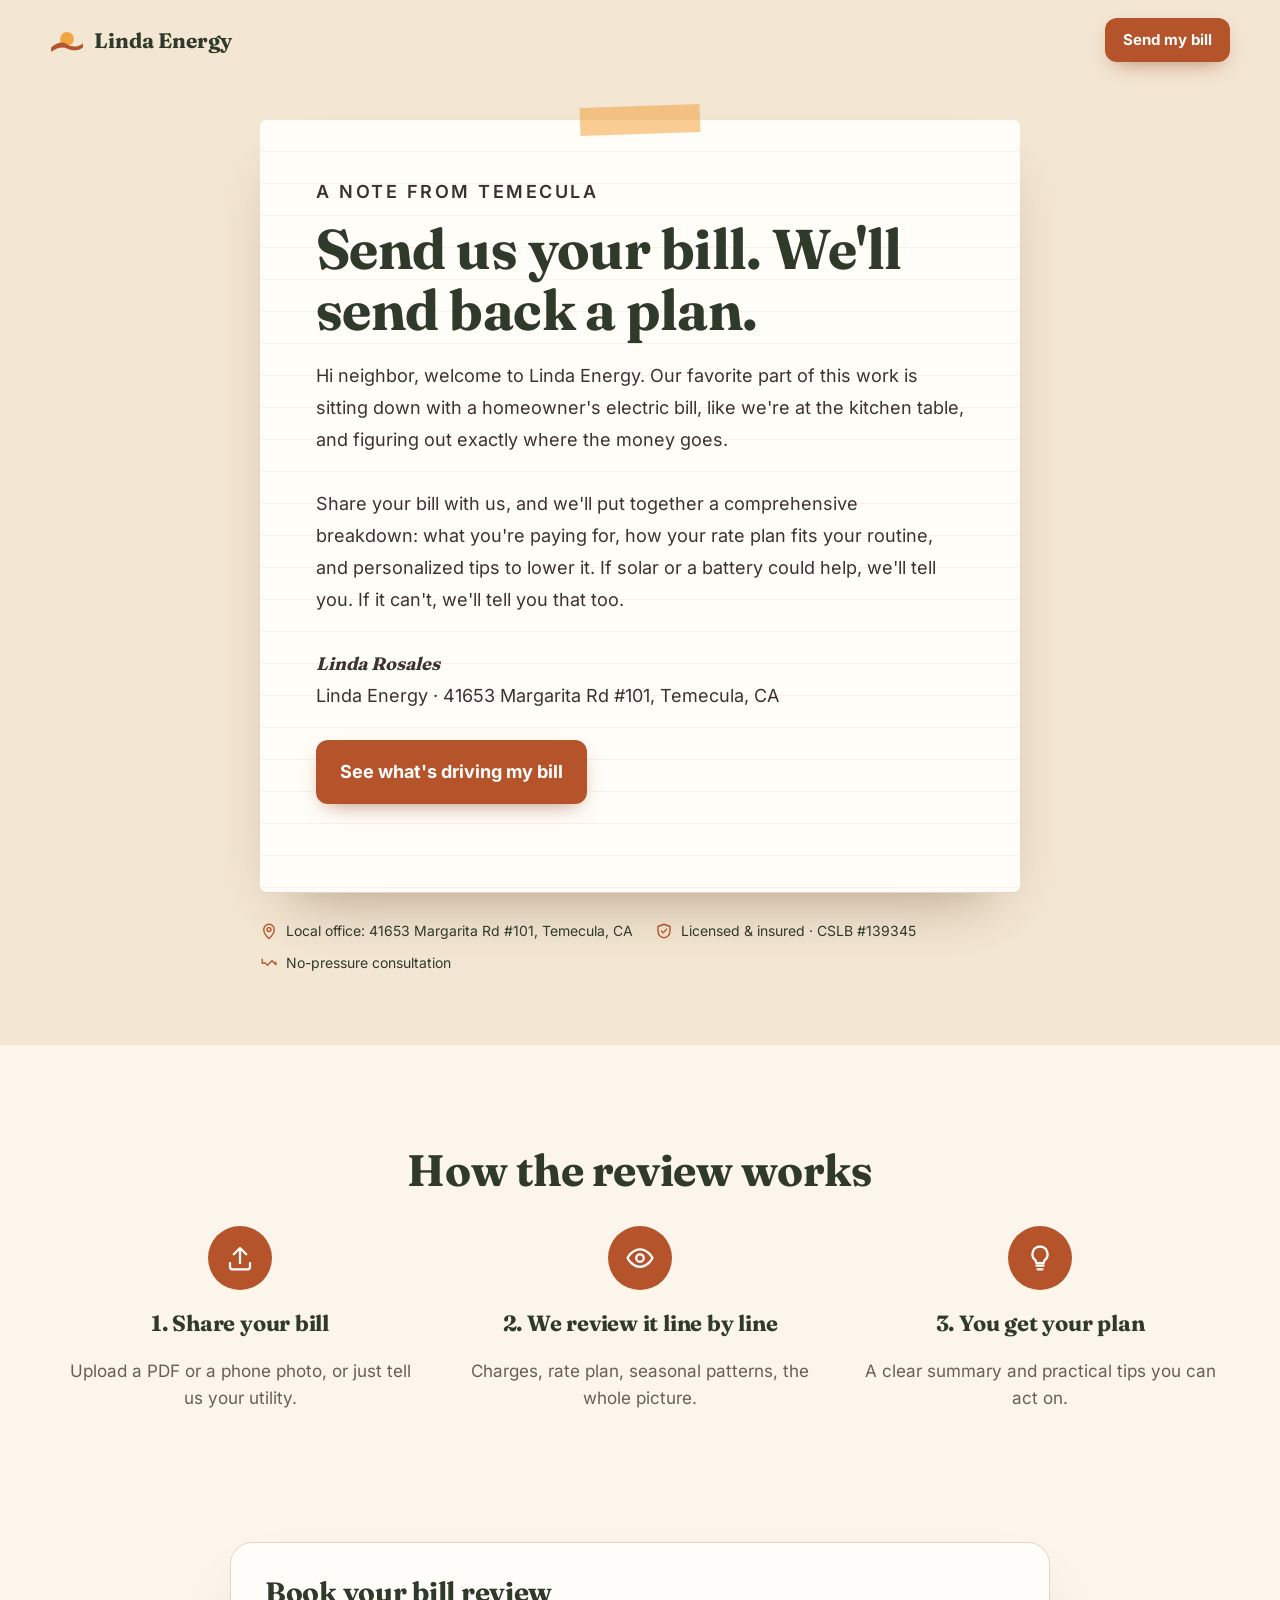
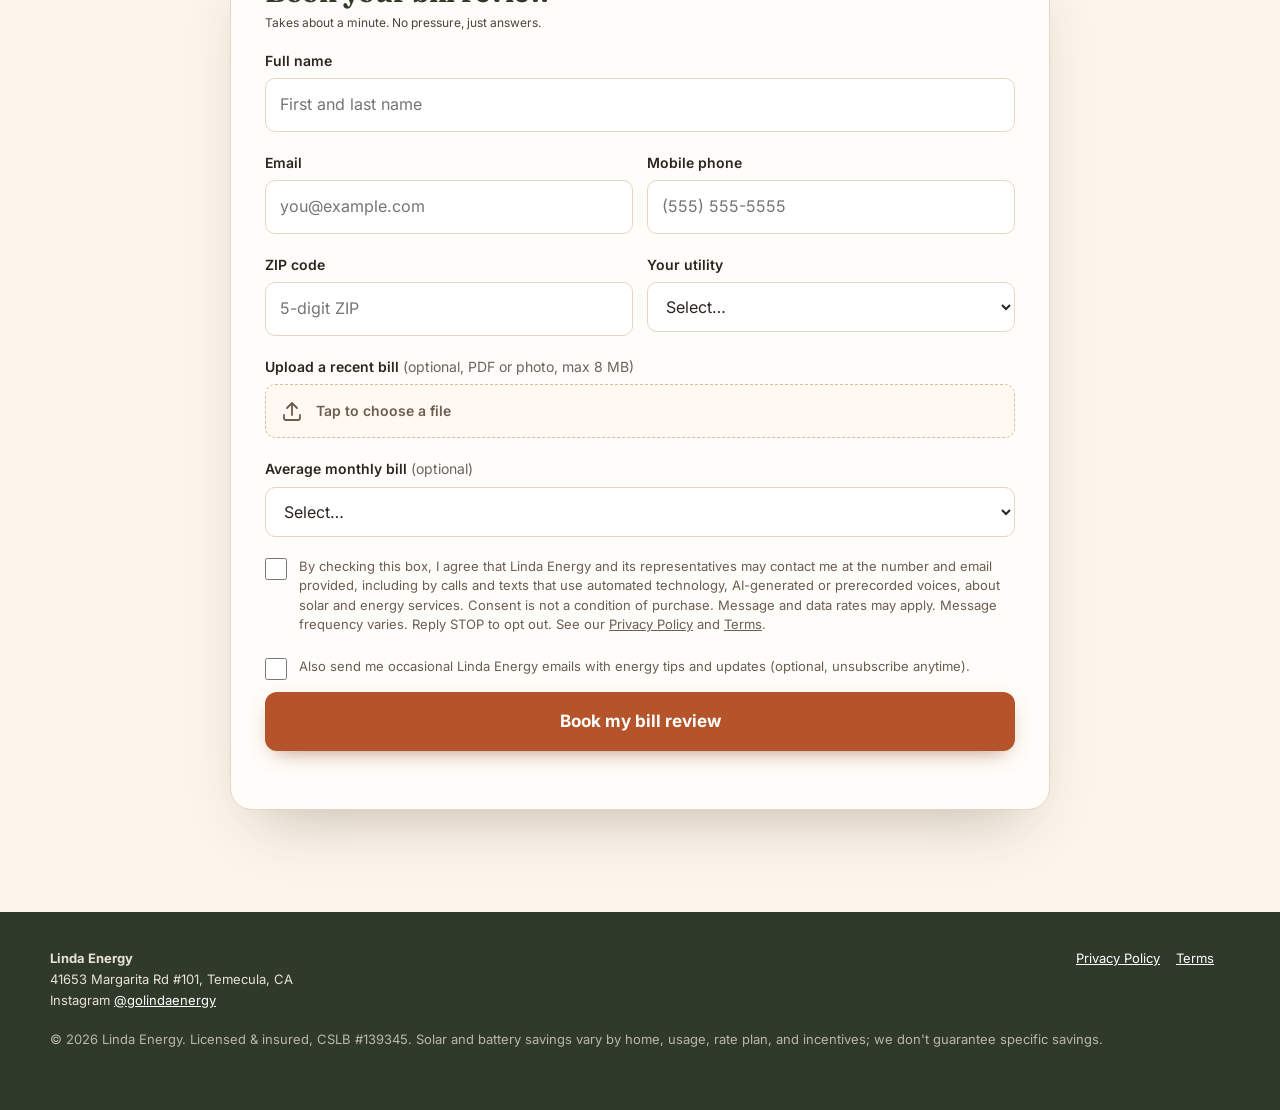
<file: kitchen-table-review/index.html>
<!doctype html><html lang="en"><head><meta charset="utf-8"><meta name="viewport" content="width=device-width,initial-scale=1,viewport-fit=cover">
<title>Kitchen-Table Bill Review with Linda | Linda Energy</title><meta name="description" content="Share your electric bill and get a line-by-line breakdown of what's driving it, plus a plan to bring it down. Honest answers, no pressure."><meta name="theme-color" content="#B5542A">
<link rel="canonical" href="https://sovereignenergy.github.io/linda-energy-pages/kitchen-table-review/"><meta name="robots" content="index,follow">
<meta property="og:type" content="website"><meta property="og:site_name" content="Linda Energy"><meta property="og:title" content="Kitchen-Table Bill Review with Linda"><meta property="og:description" content="Share your electric bill and get a line-by-line breakdown of what's driving it, plus a plan to bring it down. Honest answers, no pressure."><meta property="og:image" content="assets/og.jpg"><meta property="og:url" content="https://sovereignenergy.github.io/linda-energy-pages/kitchen-table-review/">
<meta name="twitter:card" content="summary_large_image"><meta name="twitter:title" content="Kitchen-Table Bill Review with Linda"><meta name="twitter:description" content="Share your electric bill and get a line-by-line breakdown of what's driving it, plus a plan to bring it down. Honest answers, no pressure."><meta name="twitter:image" content="assets/og.jpg">
<link rel="icon" href="assets/favicon.svg" type="image/svg+xml"><link rel="apple-touch-icon" href="assets/favicon.png">
<link rel="preload" href="assets/fonts/Inter-400.woff2" as="font" type="font/woff2" crossorigin>
<link rel="stylesheet" href="assets/style.css">
<script type="application/ld+json">{"@context": "https://schema.org", "@type": "LocalBusiness", "name": "Linda Energy", "address": "41653 Margarita Rd #101, Temecula, CA", "areaServed": "Inland Empire", "sameAs": ["https://instagram.com/golindaenergy"]}</script>
<!-- Meta Pixel Code -->
<script>
!function(f,b,e,v,n,t,s){if(f.fbq)return;n=f.fbq=function(){n.callMethod?
n.callMethod.apply(n,arguments):n.queue.push(arguments)};if(!f._fbq)f._fbq=n;
n.push=n;n.loaded=!0;n.version='2.0';n.queue=[];t=b.createElement(e);t.async=!0;
t.src=v;s=b.getElementsByTagName(e)[0];s.parentNode.insertBefore(t,s)}(window,document,'script',
'https://connect.facebook.net/en_US/fbevents.js');
fbq('init', '1895693805177442');
fbq('track', 'PageView');
</script>
<noscript><img height="1" width="1" style="display:none" alt=""
src="https://www.facebook.com/tr?id=1895693805177442&ev=PageView&noscript=1"/></noscript>
<!-- End Meta Pixel Code -->
</head><body id="top" data-page="kitchen-table-review">
<a class="skip" href="#lead">Skip to form</a><header class="bar"><div class="wrap"><a class="logo" href="#top" aria-label="Linda Energy home"><svg viewBox="0 0 64 64" aria-hidden="true"><circle cx="32" cy="30" r="13" fill="#F2A541"/><path d="M2 46c12-10 22-12 30-6s22 6 30-2v8c-10 8-22 6-30 2S14 46 2 54z" fill="#B5542A"/></svg><span>Linda Energy</span></a><a class="btn primary" href="#lead">Send my bill</a></div></header><main>
<section class="hero" aria-labelledby="h1"><div class="wrap"><article class="letter"><p class="eyebrow" style="line-height:32px;margin:0">A note from Temecula</p>
<h1 id="h1">Send us your bill. We'll send back a plan.</h1>
<p>Hi neighbor, welcome to Linda Energy. Our favorite part of this work is sitting down with a homeowner's electric bill, like we're at the kitchen table, and figuring out exactly where the money goes.</p>
<p>Share your bill with us, and we'll put together a comprehensive breakdown: what you're paying for, how your rate plan fits your routine, and personalized tips to lower it. If solar or a battery could help, we'll tell you. If it can't, we'll tell you that too.</p>
<p class="sig">Linda Rosales</p><p style="margin:0">Linda Energy · 41653 Margarita Rd #101, Temecula, CA</p>
<p style="margin-top:28px"><a class="btn primary" href="#lead">See what's driving my bill</a></p></article>
<div style="max-width:760px;margin:28px auto 0"><ul class="trust" aria-label="Why homeowners trust us"><li><svg viewBox="0 0 24 24" fill="none" stroke="currentColor" stroke-width="1.8" stroke-linecap="round" stroke-linejoin="round" aria-hidden="true"><path d="M12 22s7-6.2 7-12a7 7 0 1 0-14 0c0 5.8 7 12 7 12z"/><circle cx="12" cy="10" r="2.6"/></svg>Local office: 41653 Margarita Rd #101, Temecula, CA</li><li><svg viewBox="0 0 24 24" fill="none" stroke="currentColor" stroke-width="1.8" stroke-linecap="round" stroke-linejoin="round" aria-hidden="true"><path d="M12 3l8 3v6c0 5-3.5 8.3-8 9-4.5-.7-8-4-8-9V6z"/><path d="M8.5 12l2.5 2.5 4.5-5"/></svg>Licensed &amp; insured · CSLB #139345</li><li><svg viewBox="0 0 24 24" fill="none" stroke="currentColor" stroke-width="1.8" stroke-linecap="round" stroke-linejoin="round" aria-hidden="true"><path d="M3 12h4l3 3 6-6 5 5"/><path d="M3 12V7m18 7v-3"/></svg>No-pressure consultation</li></ul></div></div></section>
<section><div class="wrap"><h2 style="text-align:center">How the review works</h2><div class="how">
<div class="reveal"><div class="ic"><svg viewBox="0 0 24 24" fill="none" stroke="currentColor" stroke-width="1.8" stroke-linecap="round" stroke-linejoin="round" aria-hidden="true"><path d="M12 16V4m-5 5 5-5 5 5"/><path d="M4 16v3a2 2 0 0 0 2 2h12a2 2 0 0 0 2-2v-3"/></svg></div><h3>1. Share your bill</h3><p style="color:var(--muted)">Upload a PDF or a phone photo, or just tell us your utility.</p></div>
<div class="reveal"><div class="ic"><svg viewBox="0 0 24 24" fill="none" stroke="currentColor" stroke-width="1.8" stroke-linecap="round" stroke-linejoin="round" aria-hidden="true"><path d="M2 12s3.5-7 10-7 10 7 10 7-3.5 7-10 7S2 12 2 12z"/><circle cx="12" cy="12" r="3"/></svg></div><h3>2. We review it line by line</h3><p style="color:var(--muted)">Charges, rate plan, seasonal patterns, the whole picture.</p></div>
<div class="reveal"><div class="ic"><svg viewBox="0 0 24 24" fill="none" stroke="currentColor" stroke-width="1.8" stroke-linecap="round" stroke-linejoin="round" aria-hidden="true"><path d="M9 18h6M10 21h4"/><path d="M12 3a6 6 0 0 0-4 10.5c.8.8 1 1.5 1 2.5h6c0-1 .2-1.7 1-2.5A6 6 0 0 0 12 3z"/></svg></div><h3>3. You get your plan</h3><p style="color:var(--muted)">A clear summary and practical tips you can act on.</p></div></div></div></section>
<section class="formsec" style="padding-top:0"><div class="wrap"><div id="lead" class="card formcard"><form data-lead data-kind="bill_analysis" data-page="kitchen-table-review" aria-labelledby="ft">
<h2 id="ft">Book your bill review</h2><p class="fine" style="margin:0 0 18px;opacity:.85">Takes about a minute. No pressure, just answers.</p>
<div class="field"><label for="name">Full name</label><input id="name" name="name" type="text" required placeholder="First and last name" autocomplete="name" aria-describedby="name_e"><p class="err" id="name_e" aria-live="polite"></p></div>
<div class="row two"><div class="field"><label for="email">Email</label><input id="email" name="email" type="email" required data-type="email" inputmode="email" placeholder="you@example.com" autocomplete="email" aria-describedby="email_e"><p class="err" id="email_e" aria-live="polite"></p></div><div class="field"><label for="phone">Mobile phone</label><input id="phone" name="phone" type="tel" required data-type="tel" inputmode="tel" placeholder="(555) 555-5555" autocomplete="tel-national" aria-describedby="phone_e"><p class="err" id="phone_e" aria-live="polite"></p></div></div>
<div class="row two"><div class="field"><label for="zip">ZIP code</label><input id="zip" name="zip" type="text" required data-type="zip" inputmode="numeric" maxlength="10" placeholder="5-digit ZIP" autocomplete="postal-code" aria-describedby="zip_e"><p class="err" id="zip_e" aria-live="polite"></p></div><div class="field"><label for="utility">Your utility</label><select id="utility" name="utility" required aria-describedby="utility_e"><option value="">Select…</option><option value="SCE">SCE</option><option value="Other">Other</option></select><p class="err" id="utility_e" aria-live="polite"></p></div></div>
<div class="field"><span id="up_l" style="font-size:14px;font-weight:600">Upload a recent bill <span class="opt">(optional, PDF or photo, max 8 MB)</span></span>
<label class="file"><svg viewBox="0 0 24 24" fill="none" stroke="currentColor" stroke-width="1.8" stroke-linecap="round" stroke-linejoin="round" aria-hidden="true"><path d="M12 16V4m-5 5 5-5 5 5"/><path d="M4 16v3a2 2 0 0 0 2 2h12a2 2 0 0 0 2-2v-3"/></svg><span data-file-name data-empty="Tap to choose a file">Tap to choose a file</span><input type="file" name="bill_upload" id="bill_upload" data-type="file" accept=".pdf,image/*" aria-labelledby="up_l"></label><p class="err" aria-live="polite"></p></div>
<div class="field"><label for="average_bill">Average monthly bill <span class="opt">(optional)</span></label><select id="average_bill" name="average_bill" aria-describedby="average_bill_e"><option value="">Select…</option><option value="Under $100">Under $100</option><option value="$100–$200">$100–$200</option><option value="$200–$300">$200–$300</option><option value="$300–$400">$300–$400</option><option value="$400+">$400+</option><option value="Not sure">Not sure</option></select><p class="err" id="average_bill_e" aria-live="polite"></p></div>
<div class="hp" aria-hidden="true"><label for="company_website">Leave this empty</label><input id="company_website" name="company_website" type="text" tabindex="-1" autocomplete="off"></div>
<div class="consent"><input type="checkbox" id="c_tcpa" name="consent_tcpa" value="yes" required data-msg="Please check the box to agree to be contacted.">
<label for="c_tcpa" class="consent-text">By checking this box, I agree that Linda Energy and its representatives may contact me at the number and email provided, including by calls and texts that use automated technology, AI-generated or prerecorded voices, about solar and energy services. Consent is not a condition of purchase. Message and data rates may apply. Message frequency varies. Reply STOP to opt out. See our <a href="../privacy/">Privacy Policy</a> and <a href="../terms/">Terms</a>.</label><p class="err" aria-live="polite"></p></div>
<div class="consent"><input type="checkbox" id="c_mkt" name="consent_marketing_email" value="yes"><label for="c_mkt">Also send me occasional Linda Energy emails with energy tips and updates (optional, unsubscribe anytime).</label></div>
<button class="btn primary full" type="submit">Book my bill review</button>
<p class="status" data-status role="status" aria-live="polite"></p>
</form>
<div class="thanks" data-thanks hidden role="status"><svg viewBox="0 0 24 24" fill="none" stroke="currentColor" stroke-width="1.8" stroke-linecap="round" stroke-linejoin="round" aria-hidden="true"><path d="M5 12.5 10 17l9-10"/></svg><h3>Your bill analysis is in the works.</h3><p>Thanks! We'll go through your bill line by line and follow up with your personalized analysis and tips to lower it. If you didn't upload a bill, we'll reach out to get what we need.</p><p class="fine">Follow along on Instagram: <a href="https://instagram.com/golindaenergy" rel="noopener">@golindaenergy</a></p></div></div></div></section>
</main><footer class="site"><div class="wrap"><div class="cols"><div><strong>Linda Energy</strong><br>41653 Margarita Rd #101, Temecula, CA<br>Instagram <a href="https://instagram.com/golindaenergy" rel="noopener">@golindaenergy</a></div>
<nav aria-label="Legal"><a href="../privacy/">Privacy Policy</a><a href="../terms/">Terms</a></nav></div>
<p style="margin-top:18px;opacity:.75">© 2026 Linda Energy. Licensed &amp; insured, CSLB #139345. Solar and battery savings vary by home, usage, rate plan, and incentives; we don't guarantee specific savings.</p></div></footer>
<script src="../config.js"></script><script>window.LP_CONFIG=Object.assign({},window.LP_CONFIG,{PAGE:"kitchen-table-review"});</script>
<script src="assets/form.js" defer></script>
</body></html>
</file>
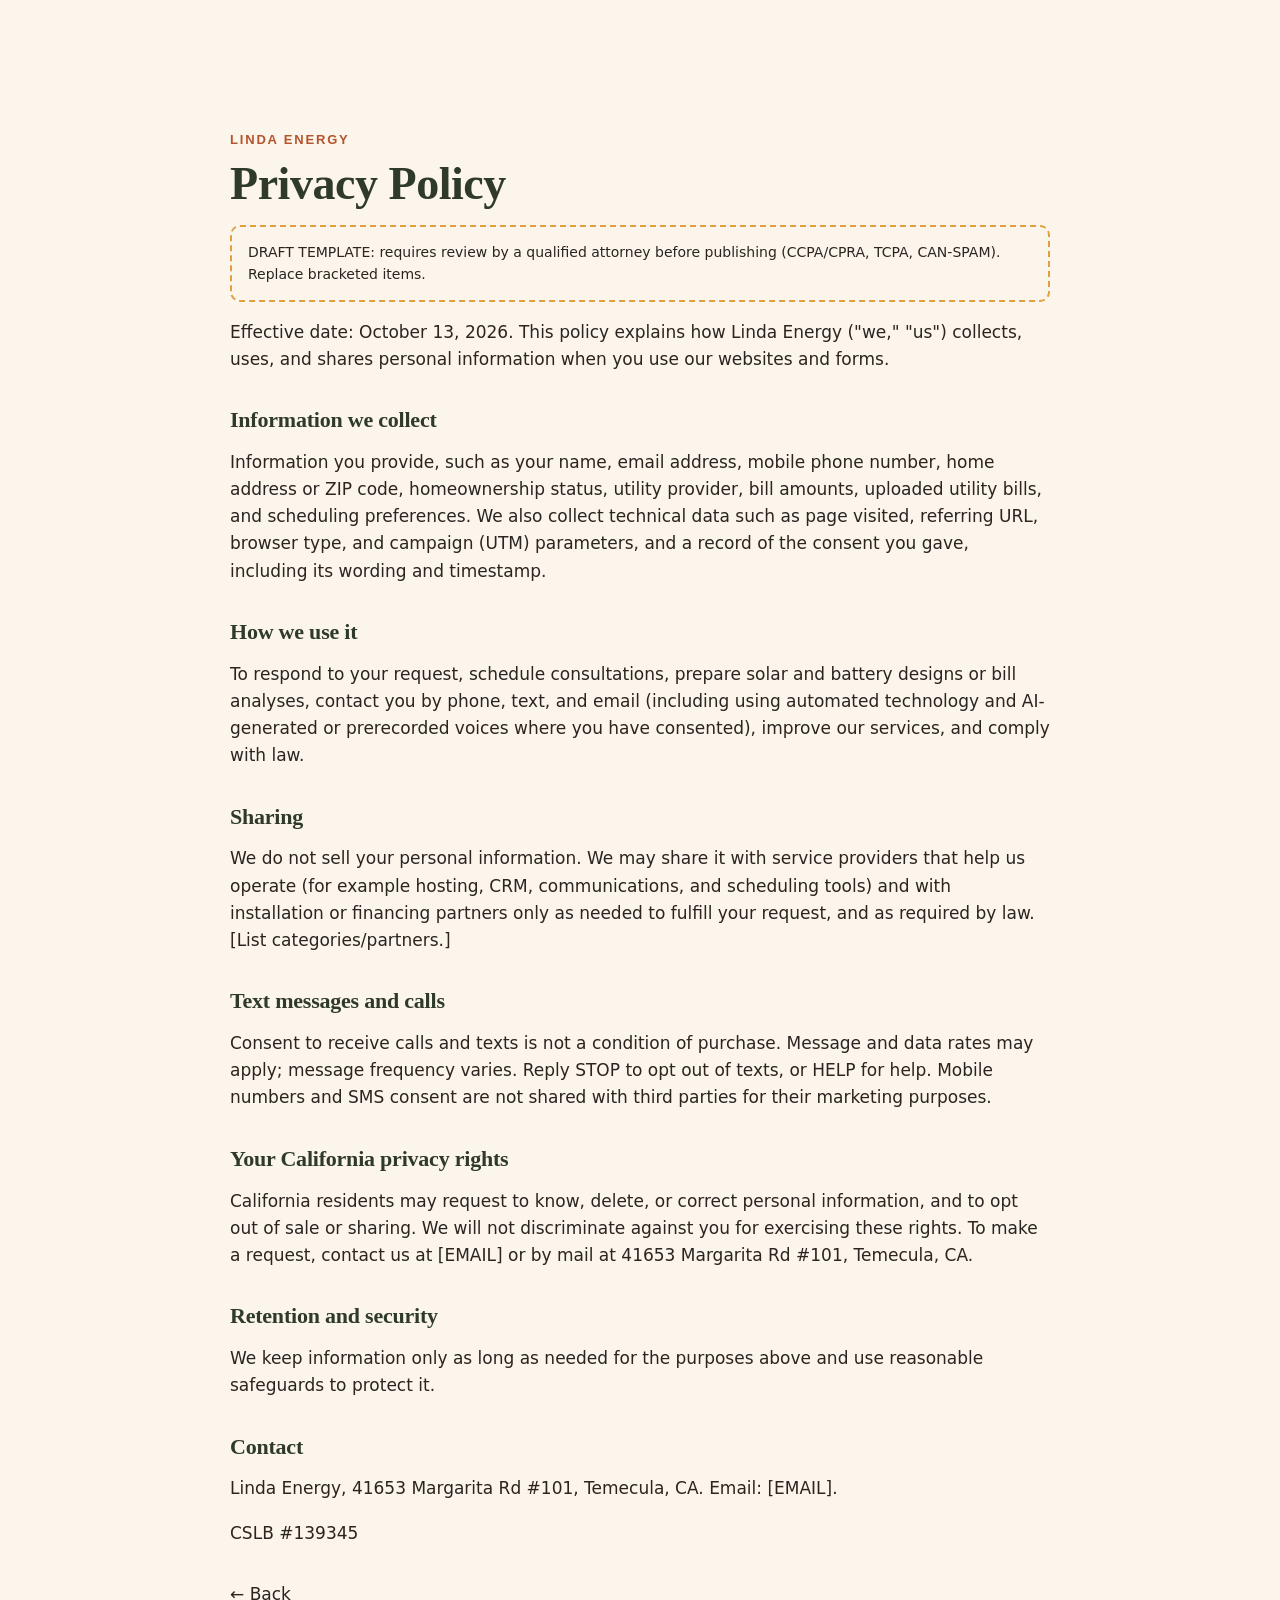
<file: privacy/index.html>
<!doctype html><html lang="en"><head><meta charset="utf-8"><meta name="viewport" content="width=device-width,initial-scale=1"><title>Privacy Policy | Linda Energy</title><meta name="robots" content="noindex"><link rel="icon" href="data:image/svg+xml,<svg xmlns='http://www.w3.org/2000/svg' viewBox='0 0 64 64'><rect width='64' height='64' rx='14' fill='%23FBF5EC'/><circle cx='32' cy='30' r='13' fill='%23F2A541'/><path d='M0 46c12-10 22-12 32-6s22 6 32-2v26H0z' fill='%23B5542A'/><path d='M0 54c14-6 26-6 36-2s20 2 28-2v14H0z' fill='%237E8F5A'/></svg>"><style>
*,*::before,*::after{box-sizing:border-box}
html{-webkit-text-size-adjust:100%;scroll-behavior:smooth}
@media (prefers-reduced-motion:reduce){html{scroll-behavior:auto}*,*::before,*::after{animation-duration:.001ms!important;animation-iteration-count:1!important;transition-duration:.001ms!important}}
body{margin:0;font-family:Inter,system-ui,-apple-system,"Segoe UI",Roboto,sans-serif;font-size:17px;line-height:1.6}
img,svg{max-width:100%;display:block}
a{color:inherit}
.wrap{width:min(1180px,100% - 40px);margin-inline:auto}
.sr{position:absolute!important;width:1px;height:1px;overflow:hidden;clip:rect(0 0 0 0);white-space:nowrap}
.skip{position:absolute;left:12px;top:-60px;z-index:99;padding:10px 16px;border-radius:8px;font-weight:600}
.skip:focus{top:12px}
.hp{position:absolute;left:-9999px;width:1px;height:1px;overflow:hidden}
.reveal{opacity:0;transform:translateY(18px);transition:opacity .7s ease,transform .7s ease}
.reveal.in{opacity:1;transform:none}
form .row{display:grid;gap:14px}
@media(min-width:560px){form .row.two{grid-template-columns:1fr 1fr}}
.field{display:flex;flex-direction:column;gap:6px;margin-bottom:14px}
.field label,.field legend{font-size:14px;font-weight:600}
.field .opt{font-weight:400;opacity:.7}
.field input,.field select{font:inherit;font-size:16px;padding:13px 14px;border-radius:10px;width:100%;min-height:48px}
.field fieldset{border:0;padding:0;margin:0}
.seg{display:flex;gap:10px}
.seg label{flex:1;display:flex;align-items:center;justify-content:center;gap:8px;padding:12px;border-radius:10px;cursor:pointer;font-weight:500}
.seg input{width:auto;min-height:0;accent-color:currentColor}
.err{font-size:13px;min-height:0}
.has-err .err{min-height:18px}
.consent{display:grid;grid-template-columns:24px 1fr;gap:10px;align-items:start;font-size:13px;line-height:1.5;margin:6px 0 12px}
.consent input{width:22px;height:22px;margin:1px 0 0;cursor:pointer}
.consent .err{grid-column:2}
.file{position:relative;display:flex;align-items:center;gap:12px;padding:14px;border-radius:10px;border:1.5px dashed;cursor:pointer;font-size:14px}
.file input{position:absolute;inset:0;opacity:0;cursor:pointer;min-height:0}
.file:focus-within{outline:3px solid;outline-offset:2px}
.btn{display:inline-flex;align-items:center;justify-content:center;gap:10px;font:inherit;font-weight:700;border:0;border-radius:12px;padding:16px 24px;cursor:pointer;text-decoration:none;min-height:52px;transition:transform .15s ease,box-shadow .2s ease,filter .2s}
.btn:hover{transform:translateY(-1px)}
.btn.full{width:100%}
.btn.loading{opacity:.75;cursor:progress}
.status{font-size:14px;margin:10px 0 0;min-height:1em}
.fine{font-size:12px;opacity:.75;margin-top:10px}
.thanks{text-align:center;padding:24px 8px}
.thanks h3{margin:.4em 0}
.thanks:focus{outline:none}
.trust{display:flex;flex-wrap:wrap;gap:10px 22px;font-size:14px;list-style:none;padding:0;margin:0}
.trust li{display:flex;align-items:center;gap:8px}
.trust svg{width:18px;height:18px;flex:none}
footer.site{padding:36px 0 48px;font-size:13px}
footer.site .cols{display:flex;flex-wrap:wrap;gap:12px 28px;justify-content:space-between}
footer.site nav a{margin-right:16px}
.sources{font-size:11.5px;opacity:.7;line-height:1.5}

:root{--cream:#FBF5EC;--sand:#F3E6D2;--terra:#B5542A;--terra-d:#8F3F1D;--citrus:#F2A541;--sage:#7E8F5A;--olive:#2F3A2A;--ink:#2B2420;--muted:#6B5D52;--card:#FFFDF9;--line:#E6D6C1}
body{background:var(--cream);color:var(--ink)}
h1,h2,h3{font-family:Fraunces,Georgia,serif;font-weight:700;line-height:1.08;letter-spacing:-.01em;color:var(--olive)}
h1{font-size:clamp(38px,6.4vw,68px);margin:.2em 0 .35em}
h2{font-size:clamp(28px,4vw,44px);margin:0 0 .5em}
h3{font-size:22px}
.eyebrow{font:600 13px/1 Inter,sans-serif;letter-spacing:.14em;text-transform:uppercase;color:var(--terra)}
.lede{font-size:clamp(17px,2vw,20px);color:var(--muted);max-width:36em}
.skip{background:var(--olive);color:#fff}
header.bar{position:absolute;inset:0 0 auto;z-index:5;padding:18px 0}
header.bar .wrap{display:flex;align-items:center;justify-content:space-between}
.logo{display:flex;align-items:center;gap:10px;font:700 21px Fraunces,serif;color:var(--olive);text-decoration:none}
.logo svg{width:34px;height:34px}
header.bar .btn{padding:10px 18px;min-height:44px;font-size:15px}
.btn.primary{background:var(--terra);color:#fff;box-shadow:0 8px 22px -10px rgba(143,63,29,.7)}
.btn.primary:hover{background:var(--terra-d)}
.btn.ghost{background:transparent;color:var(--olive);box-shadow:inset 0 0 0 2px var(--olive)}
:focus-visible{outline:3px solid var(--citrus);outline-offset:3px;border-radius:6px}
.card{background:var(--card);border:1px solid var(--line);border-radius:22px;box-shadow:0 30px 60px -30px rgba(80,50,20,.35)}
.formcard{padding:clamp(22px,4vw,34px)}
.formcard h2{font-size:28px;margin-bottom:.2em}
.field input,.field select{border:1.5px solid var(--line);background:#fff;color:var(--ink)}
.field input:focus,.field select:focus{border-color:var(--terra);outline:3px solid rgba(242,165,65,.35);outline-offset:0}
.seg label{border:1.5px solid var(--line);background:#fff}
.seg label:has(input:checked){border-color:var(--terra);background:#FFF1E6;color:var(--terra-d)}
.has-err input,.has-err select{border-color:#B3261E}
.err{color:#B3261E}
.consent{color:var(--muted)}.consent input{accent-color:var(--terra)}
.file{border-color:#D3BFA6;background:#FFF9F1;color:var(--muted)}
.thanks svg{width:64px;height:64px;margin:0 auto;color:var(--sage)}
section{padding:clamp(56px,8vw,104px) 0}
.trust{color:var(--olive)}.trust svg{color:var(--terra)}
footer.site{background:var(--olive);color:#E9E2D3}
footer.site a{color:#fff}
.tag{display:inline-block;padding:6px 12px;border-radius:99px;background:var(--sand);color:var(--terra-d);font-size:13px;font-weight:600}
.grid3{display:grid;gap:20px}
@media(min-width:820px){.grid3{grid-template-columns:repeat(3,1fr)}}
.tile{padding:26px;border-radius:18px;background:var(--card);border:1px solid var(--line)}
.tile .ic{width:46px;height:46px;border-radius:12px;display:grid;place-items:center;background:var(--sand);color:var(--terra);margin-bottom:14px}
.tile .ic svg{width:24px;height:24px}
.tile h3{margin:.1em 0 .3em}
.tile p{margin:0;color:var(--muted)}
.sig{font:italic 600 26px Fraunces,serif;color:var(--terra)}
main{padding:120px 0 60px}main .wrap{max-width:820px}h1{font-size:clamp(30px,5vw,46px)}h2{font-size:22px;margin-top:1.6em}.todo{padding:14px 16px;border-radius:10px;border:2px dashed #E0A040;margin:16px 0;font-size:14px}</style></head>
<body style="background-image:none"><main><div class="wrap"><p class="eyebrow">Linda Energy</p><h1>Privacy Policy</h1><p class="todo">DRAFT TEMPLATE: requires review by a qualified attorney before publishing (CCPA/CPRA, TCPA, CAN-SPAM). Replace bracketed items.</p>
<p>Effective date: October 13, 2026. This policy explains how Linda Energy ("we," "us") collects, uses, and shares personal information when you use our websites and forms.</p>
<h2>Information we collect</h2><p>Information you provide, such as your name, email address, mobile phone number, home address or ZIP code, homeownership status, utility provider, bill amounts, uploaded utility bills, and scheduling preferences. We also collect technical data such as page visited, referring URL, browser type, and campaign (UTM) parameters, and a record of the consent you gave, including its wording and timestamp.</p>
<h2>How we use it</h2><p>To respond to your request, schedule consultations, prepare solar and battery designs or bill analyses, contact you by phone, text, and email (including using automated technology and AI-generated or prerecorded voices where you have consented), improve our services, and comply with law.</p>
<h2>Sharing</h2><p>We do not sell your personal information. We may share it with service providers that help us operate (for example hosting, CRM, communications, and scheduling tools) and with installation or financing partners only as needed to fulfill your request, and as required by law. [List categories/partners.]</p>
<h2>Text messages and calls</h2><p>Consent to receive calls and texts is not a condition of purchase. Message and data rates may apply; message frequency varies. Reply STOP to opt out of texts, or HELP for help. Mobile numbers and SMS consent are not shared with third parties for their marketing purposes.</p>
<h2>Your California privacy rights</h2><p>California residents may request to know, delete, or correct personal information, and to opt out of sale or sharing. We will not discriminate against you for exercising these rights. To make a request, contact us at [EMAIL] or by mail at 41653 Margarita Rd #101, Temecula, CA.</p>
<h2>Retention and security</h2><p>We keep information only as long as needed for the purposes above and use reasonable safeguards to protect it.</p>
<h2>Contact</h2><p>Linda Energy, 41653 Margarita Rd #101, Temecula, CA. Email: [EMAIL].</p><p>CSLB #139345</p><p style="margin-top:2em"><a href="javascript:history.back()">← Back</a></p></div></main></body></html>
</file>
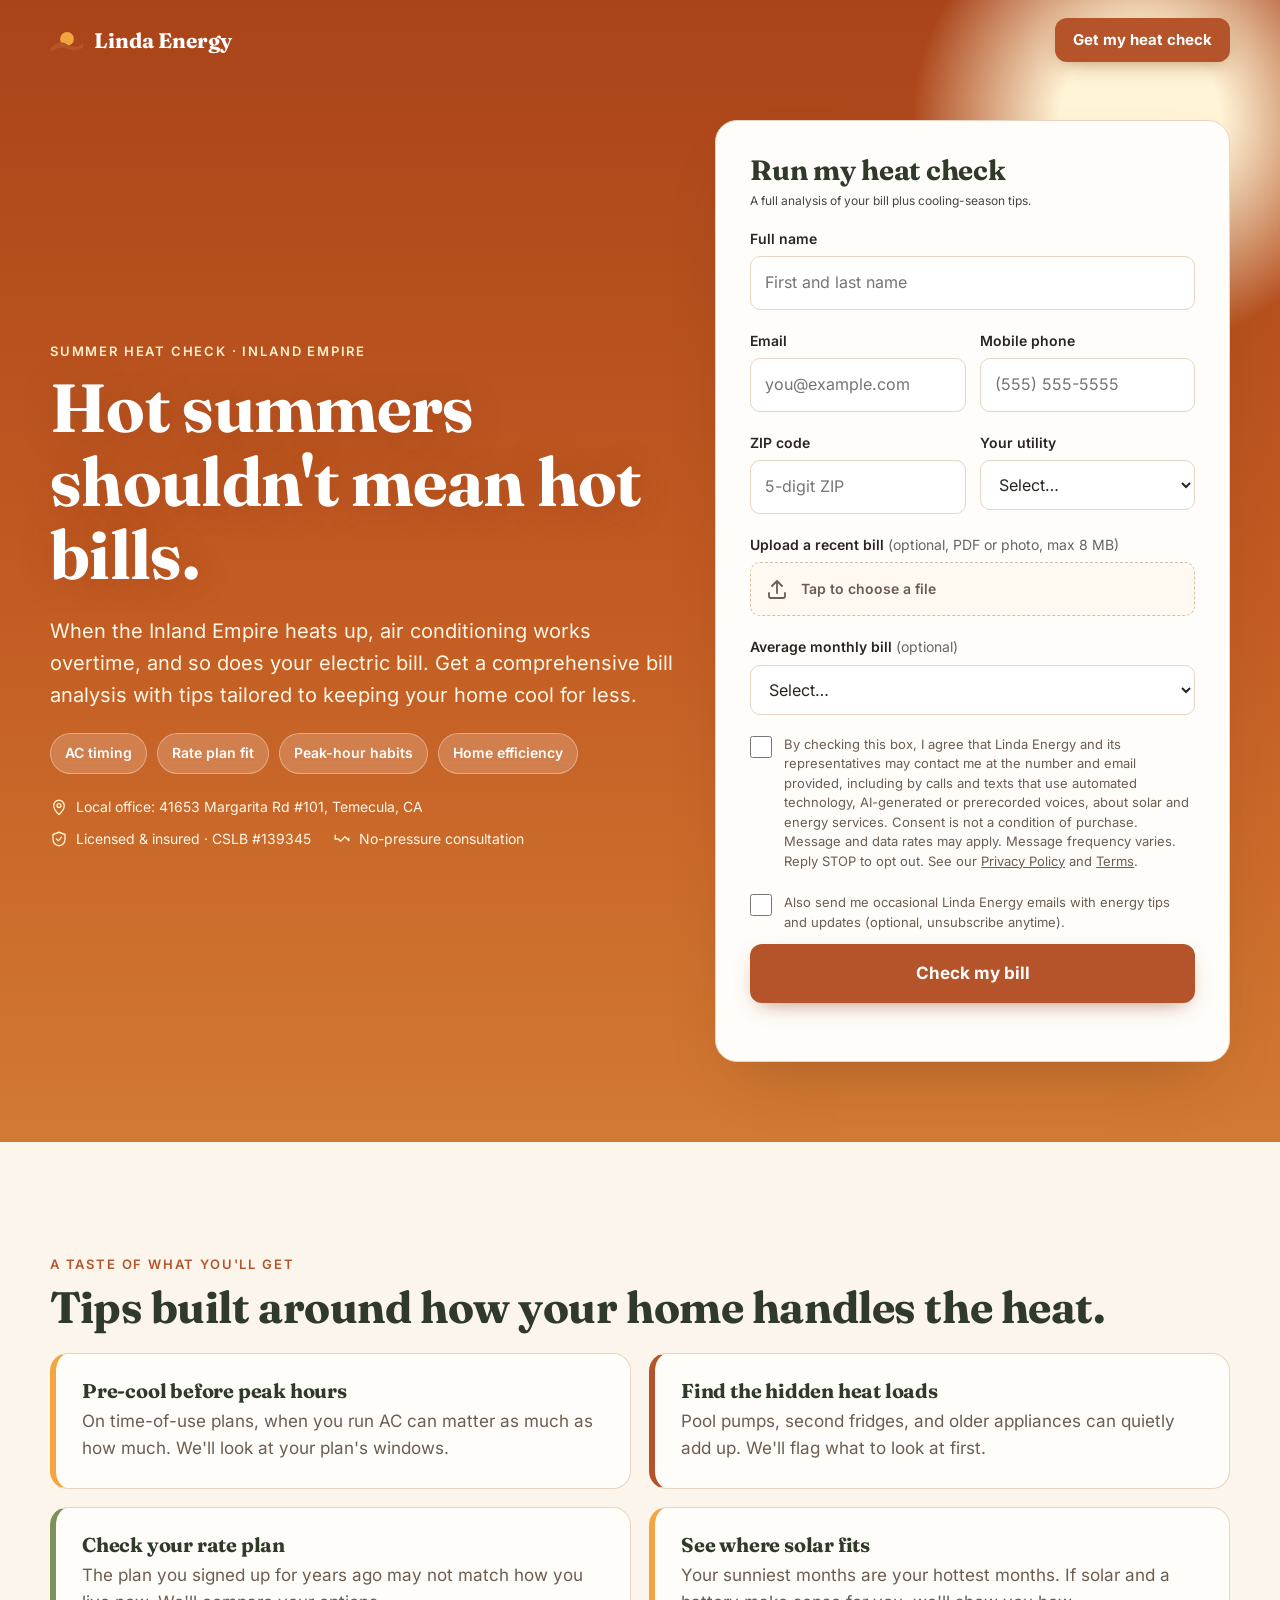
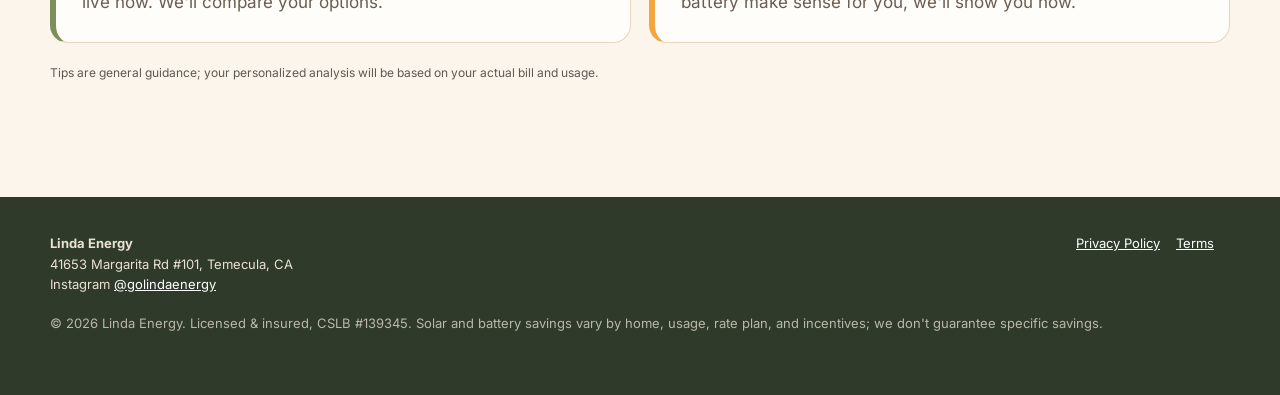
<file: summer-heat-check/index.html>
<!doctype html><html lang="en"><head><meta charset="utf-8"><meta name="viewport" content="width=device-width,initial-scale=1,viewport-fit=cover">
<title>Summer Electric Bill Heat Check | Linda Energy</title><meta name="description" content="Inland Empire summers drive up AC use and bills. Get a bill analysis and personalized cooling-season tips from Linda Energy."><meta name="theme-color" content="#B5542A">
<link rel="canonical" href="https://sovereignenergy.github.io/linda-energy-pages/summer-heat-check/"><meta name="robots" content="index,follow">
<meta property="og:type" content="website"><meta property="og:site_name" content="Linda Energy"><meta property="og:title" content="Summer Electric Bill Heat Check"><meta property="og:description" content="Inland Empire summers drive up AC use and bills. Get a bill analysis and personalized cooling-season tips from Linda Energy."><meta property="og:image" content="assets/og.jpg"><meta property="og:url" content="https://sovereignenergy.github.io/linda-energy-pages/summer-heat-check/">
<meta name="twitter:card" content="summary_large_image"><meta name="twitter:title" content="Summer Electric Bill Heat Check"><meta name="twitter:description" content="Inland Empire summers drive up AC use and bills. Get a bill analysis and personalized cooling-season tips from Linda Energy."><meta name="twitter:image" content="assets/og.jpg">
<link rel="icon" href="assets/favicon.svg" type="image/svg+xml"><link rel="apple-touch-icon" href="assets/favicon.png">
<link rel="preload" href="assets/fonts/Inter-400.woff2" as="font" type="font/woff2" crossorigin>
<link rel="stylesheet" href="assets/style.css">
<script type="application/ld+json">{"@context": "https://schema.org", "@type": "LocalBusiness", "name": "Linda Energy", "address": "41653 Margarita Rd #101, Temecula, CA", "areaServed": "Inland Empire", "sameAs": ["https://instagram.com/golindaenergy"]}</script>
<!-- Meta Pixel Code -->
<script>
!function(f,b,e,v,n,t,s){if(f.fbq)return;n=f.fbq=function(){n.callMethod?
n.callMethod.apply(n,arguments):n.queue.push(arguments)};if(!f._fbq)f._fbq=n;
n.push=n;n.loaded=!0;n.version='2.0';n.queue=[];t=b.createElement(e);t.async=!0;
t.src=v;s=b.getElementsByTagName(e)[0];s.parentNode.insertBefore(t,s)}(window,document,'script',
'https://connect.facebook.net/en_US/fbevents.js');
fbq('init', '1895693805177442');
fbq('track', 'PageView');
</script>
<noscript><img height="1" width="1" style="display:none" alt=""
src="https://www.facebook.com/tr?id=1895693805177442&ev=PageView&noscript=1"/></noscript>
<!-- End Meta Pixel Code -->
</head><body id="top" data-page="summer-heat-check">
<a class="skip" href="#lead">Skip to form</a><header class="bar"><div class="wrap"><a class="logo" href="#top" aria-label="Linda Energy home"><svg viewBox="0 0 64 64" aria-hidden="true"><circle cx="32" cy="30" r="13" fill="#F2A541"/><path d="M2 46c12-10 22-12 30-6s22 6 30-2v8c-10 8-22 6-30 2S14 46 2 54z" fill="#B5542A"/></svg><span>Linda Energy</span></a><a class="btn primary" href="#lead">Get my heat check</a></div></header><main>
<section class="hero" aria-labelledby="h1"><div class="wrap"><div><p class="eyebrow">Summer heat check · Inland Empire</p>
<h1 id="h1">Hot summers shouldn't mean hot bills.</h1>
<p class="lede">When the Inland Empire heats up, air conditioning works overtime, and so does your electric bill. Get a comprehensive bill analysis with tips tailored to keeping your home cool for less.</p>
<div class="therm"><span>AC timing</span><span>Rate plan fit</span><span>Peak-hour habits</span><span>Home efficiency</span></div><ul class="trust" aria-label="Why homeowners trust us"><li><svg viewBox="0 0 24 24" fill="none" stroke="currentColor" stroke-width="1.8" stroke-linecap="round" stroke-linejoin="round" aria-hidden="true"><path d="M12 22s7-6.2 7-12a7 7 0 1 0-14 0c0 5.8 7 12 7 12z"/><circle cx="12" cy="10" r="2.6"/></svg>Local office: 41653 Margarita Rd #101, Temecula, CA</li><li><svg viewBox="0 0 24 24" fill="none" stroke="currentColor" stroke-width="1.8" stroke-linecap="round" stroke-linejoin="round" aria-hidden="true"><path d="M12 3l8 3v6c0 5-3.5 8.3-8 9-4.5-.7-8-4-8-9V6z"/><path d="M8.5 12l2.5 2.5 4.5-5"/></svg>Licensed &amp; insured · CSLB #139345</li><li><svg viewBox="0 0 24 24" fill="none" stroke="currentColor" stroke-width="1.8" stroke-linecap="round" stroke-linejoin="round" aria-hidden="true"><path d="M3 12h4l3 3 6-6 5 5"/><path d="M3 12V7m18 7v-3"/></svg>No-pressure consultation</li></ul></div>
<div id="lead" class="card formcard"><form data-lead data-kind="bill_analysis" data-page="summer-heat-check" aria-labelledby="ft">
<h2 id="ft">Run my heat check</h2><p class="fine" style="margin:0 0 18px;opacity:.85">A full analysis of your bill plus cooling-season tips.</p>
<div class="field"><label for="name">Full name</label><input id="name" name="name" type="text" required placeholder="First and last name" autocomplete="name" aria-describedby="name_e"><p class="err" id="name_e" aria-live="polite"></p></div>
<div class="row two"><div class="field"><label for="email">Email</label><input id="email" name="email" type="email" required data-type="email" inputmode="email" placeholder="you@example.com" autocomplete="email" aria-describedby="email_e"><p class="err" id="email_e" aria-live="polite"></p></div><div class="field"><label for="phone">Mobile phone</label><input id="phone" name="phone" type="tel" required data-type="tel" inputmode="tel" placeholder="(555) 555-5555" autocomplete="tel-national" aria-describedby="phone_e"><p class="err" id="phone_e" aria-live="polite"></p></div></div>
<div class="row two"><div class="field"><label for="zip">ZIP code</label><input id="zip" name="zip" type="text" required data-type="zip" inputmode="numeric" maxlength="10" placeholder="5-digit ZIP" autocomplete="postal-code" aria-describedby="zip_e"><p class="err" id="zip_e" aria-live="polite"></p></div><div class="field"><label for="utility">Your utility</label><select id="utility" name="utility" required aria-describedby="utility_e"><option value="">Select…</option><option value="SCE">SCE</option><option value="Other">Other</option></select><p class="err" id="utility_e" aria-live="polite"></p></div></div>
<div class="field"><span id="up_l" style="font-size:14px;font-weight:600">Upload a recent bill <span class="opt">(optional, PDF or photo, max 8 MB)</span></span>
<label class="file"><svg viewBox="0 0 24 24" fill="none" stroke="currentColor" stroke-width="1.8" stroke-linecap="round" stroke-linejoin="round" aria-hidden="true"><path d="M12 16V4m-5 5 5-5 5 5"/><path d="M4 16v3a2 2 0 0 0 2 2h12a2 2 0 0 0 2-2v-3"/></svg><span data-file-name data-empty="Tap to choose a file">Tap to choose a file</span><input type="file" name="bill_upload" id="bill_upload" data-type="file" accept=".pdf,image/*" aria-labelledby="up_l"></label><p class="err" aria-live="polite"></p></div>
<div class="field"><label for="average_bill">Average monthly bill <span class="opt">(optional)</span></label><select id="average_bill" name="average_bill" aria-describedby="average_bill_e"><option value="">Select…</option><option value="Under $100">Under $100</option><option value="$100–$200">$100–$200</option><option value="$200–$300">$200–$300</option><option value="$300–$400">$300–$400</option><option value="$400+">$400+</option><option value="Not sure">Not sure</option></select><p class="err" id="average_bill_e" aria-live="polite"></p></div>
<div class="hp" aria-hidden="true"><label for="company_website">Leave this empty</label><input id="company_website" name="company_website" type="text" tabindex="-1" autocomplete="off"></div>
<div class="consent"><input type="checkbox" id="c_tcpa" name="consent_tcpa" value="yes" required data-msg="Please check the box to agree to be contacted.">
<label for="c_tcpa" class="consent-text">By checking this box, I agree that Linda Energy and its representatives may contact me at the number and email provided, including by calls and texts that use automated technology, AI-generated or prerecorded voices, about solar and energy services. Consent is not a condition of purchase. Message and data rates may apply. Message frequency varies. Reply STOP to opt out. See our <a href="../privacy/">Privacy Policy</a> and <a href="../terms/">Terms</a>.</label><p class="err" aria-live="polite"></p></div>
<div class="consent"><input type="checkbox" id="c_mkt" name="consent_marketing_email" value="yes"><label for="c_mkt">Also send me occasional Linda Energy emails with energy tips and updates (optional, unsubscribe anytime).</label></div>
<button class="btn primary full" type="submit">Check my bill</button>
<p class="status" data-status role="status" aria-live="polite"></p>
</form>
<div class="thanks" data-thanks hidden role="status"><svg viewBox="0 0 24 24" fill="none" stroke="currentColor" stroke-width="1.8" stroke-linecap="round" stroke-linejoin="round" aria-hidden="true"><path d="M5 12.5 10 17l9-10"/></svg><h3>Your bill analysis is in the works.</h3><p>Thanks! We'll go through your bill line by line and follow up with your personalized analysis and tips to lower it. If you didn't upload a bill, we'll reach out to get what we need.</p><p class="fine">Follow along on Instagram: <a href="https://instagram.com/golindaenergy" rel="noopener">@golindaenergy</a></p></div></div></div></section>
<section><div class="wrap"><p class="eyebrow">A taste of what you'll get</p><h2>Tips built around how your home handles the heat.</h2>
<div class="tips"><div class="tip reveal"><h3>Pre-cool before peak hours</h3><p>On time-of-use plans, when you run AC can matter as much as how much. We'll look at your plan's windows.</p></div>
<div class="tip reveal"><h3>Find the hidden heat loads</h3><p>Pool pumps, second fridges, and older appliances can quietly add up. We'll flag what to look at first.</p></div>
<div class="tip reveal"><h3>Check your rate plan</h3><p>The plan you signed up for years ago may not match how you live now. We'll compare your options.</p></div>
<div class="tip reveal"><h3>See where solar fits</h3><p>Your sunniest months are your hottest months. If solar and a battery make sense for you, we'll show you how.</p></div></div>
<p class="fine" style="margin-top:20px">Tips are general guidance; your personalized analysis will be based on your actual bill and usage.</p></div></section>
</main><footer class="site"><div class="wrap"><div class="cols"><div><strong>Linda Energy</strong><br>41653 Margarita Rd #101, Temecula, CA<br>Instagram <a href="https://instagram.com/golindaenergy" rel="noopener">@golindaenergy</a></div>
<nav aria-label="Legal"><a href="../privacy/">Privacy Policy</a><a href="../terms/">Terms</a></nav></div>
<p style="margin-top:18px;opacity:.75">© 2026 Linda Energy. Licensed &amp; insured, CSLB #139345. Solar and battery savings vary by home, usage, rate plan, and incentives; we don't guarantee specific savings.</p></div></footer>
<script src="../config.js"></script><script>window.LP_CONFIG=Object.assign({},window.LP_CONFIG,{PAGE:"summer-heat-check"});</script>
<script src="assets/form.js" defer></script>
</body></html>
</file>
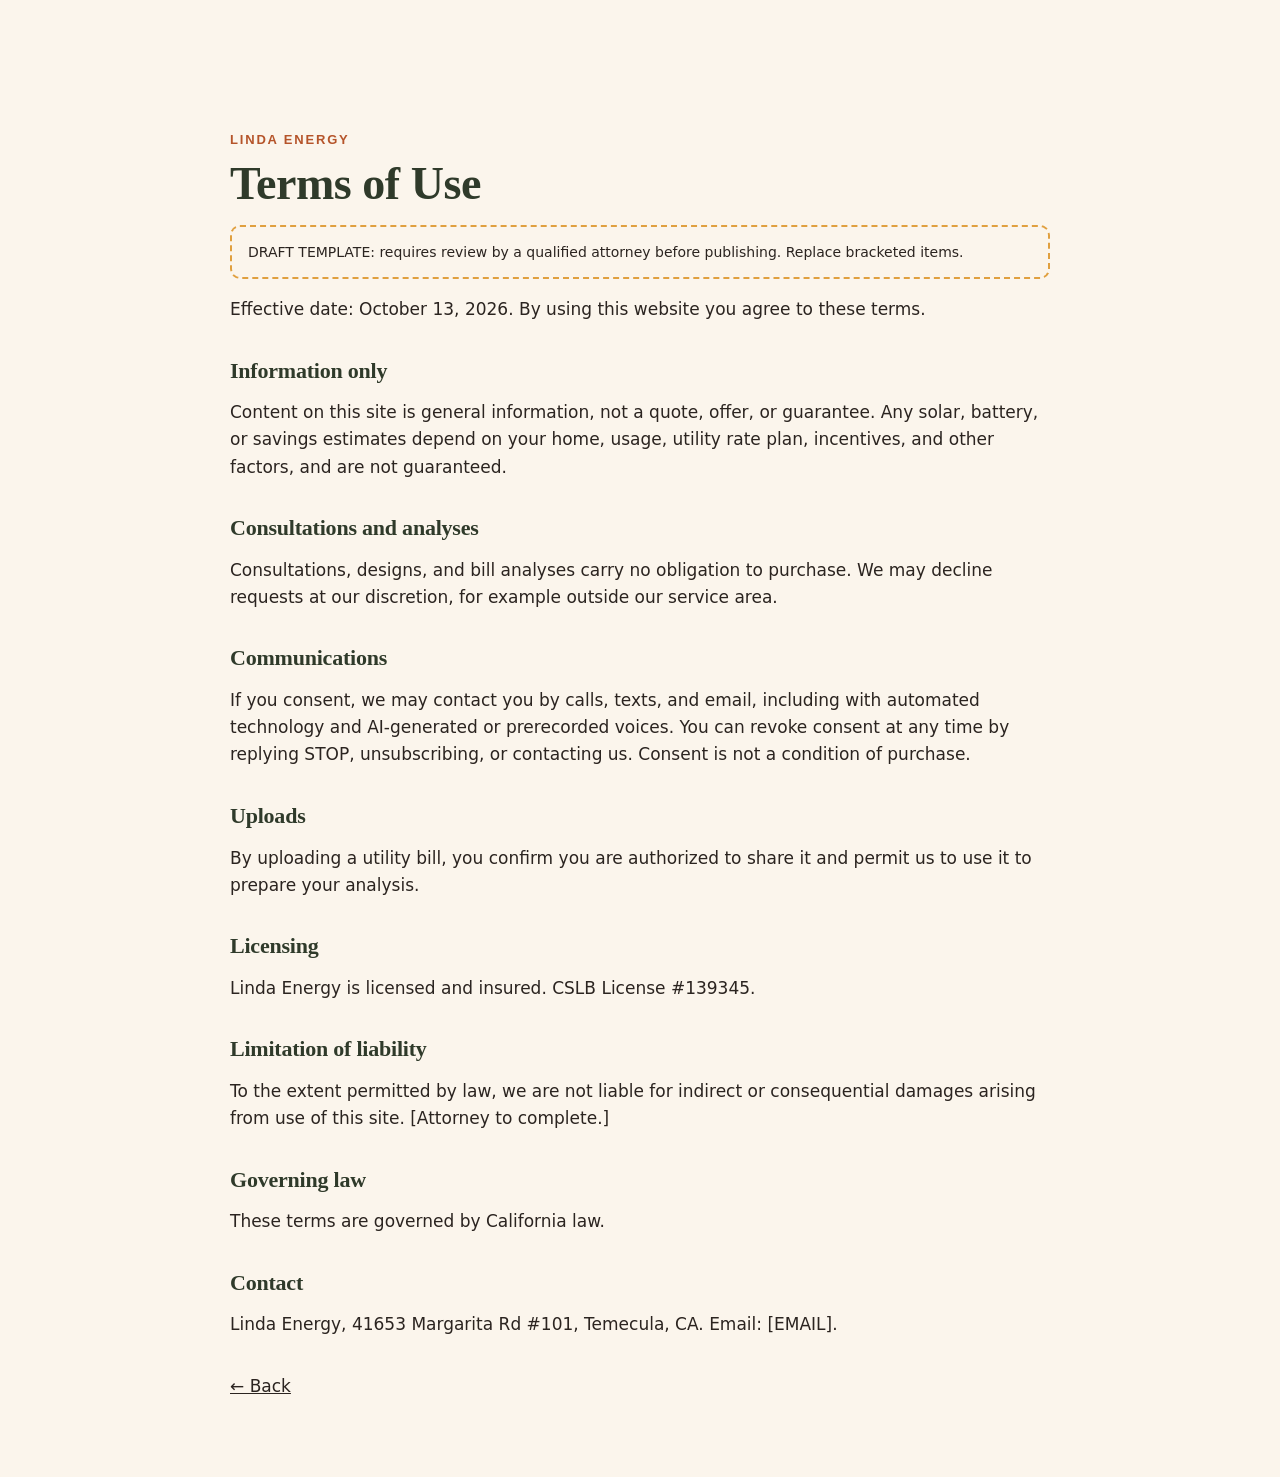
<file: terms/index.html>
<!doctype html><html lang="en"><head><meta charset="utf-8"><meta name="viewport" content="width=device-width,initial-scale=1"><title>Terms of Use | Linda Energy</title><meta name="robots" content="noindex"><link rel="icon" href="data:image/svg+xml,<svg xmlns='http://www.w3.org/2000/svg' viewBox='0 0 64 64'><rect width='64' height='64' rx='14' fill='%23FBF5EC'/><circle cx='32' cy='30' r='13' fill='%23F2A541'/><path d='M0 46c12-10 22-12 32-6s22 6 32-2v26H0z' fill='%23B5542A'/><path d='M0 54c14-6 26-6 36-2s20 2 28-2v14H0z' fill='%237E8F5A'/></svg>"><style>
*,*::before,*::after{box-sizing:border-box}
html{-webkit-text-size-adjust:100%;scroll-behavior:smooth}
@media (prefers-reduced-motion:reduce){html{scroll-behavior:auto}*,*::before,*::after{animation-duration:.001ms!important;animation-iteration-count:1!important;transition-duration:.001ms!important}}
body{margin:0;font-family:Inter,system-ui,-apple-system,"Segoe UI",Roboto,sans-serif;font-size:17px;line-height:1.6}
img,svg{max-width:100%;display:block}
a{color:inherit}
.wrap{width:min(1180px,100% - 40px);margin-inline:auto}
.sr{position:absolute!important;width:1px;height:1px;overflow:hidden;clip:rect(0 0 0 0);white-space:nowrap}
.skip{position:absolute;left:12px;top:-60px;z-index:99;padding:10px 16px;border-radius:8px;font-weight:600}
.skip:focus{top:12px}
.hp{position:absolute;left:-9999px;width:1px;height:1px;overflow:hidden}
.reveal{opacity:0;transform:translateY(18px);transition:opacity .7s ease,transform .7s ease}
.reveal.in{opacity:1;transform:none}
form .row{display:grid;gap:14px}
@media(min-width:560px){form .row.two{grid-template-columns:1fr 1fr}}
.field{display:flex;flex-direction:column;gap:6px;margin-bottom:14px}
.field label,.field legend{font-size:14px;font-weight:600}
.field .opt{font-weight:400;opacity:.7}
.field input,.field select{font:inherit;font-size:16px;padding:13px 14px;border-radius:10px;width:100%;min-height:48px}
.field fieldset{border:0;padding:0;margin:0}
.seg{display:flex;gap:10px}
.seg label{flex:1;display:flex;align-items:center;justify-content:center;gap:8px;padding:12px;border-radius:10px;cursor:pointer;font-weight:500}
.seg input{width:auto;min-height:0;accent-color:currentColor}
.err{font-size:13px;min-height:0}
.has-err .err{min-height:18px}
.consent{display:grid;grid-template-columns:24px 1fr;gap:10px;align-items:start;font-size:13px;line-height:1.5;margin:6px 0 12px}
.consent input{width:22px;height:22px;margin:1px 0 0;cursor:pointer}
.consent .err{grid-column:2}
.file{position:relative;display:flex;align-items:center;gap:12px;padding:14px;border-radius:10px;border:1.5px dashed;cursor:pointer;font-size:14px}
.file input{position:absolute;inset:0;opacity:0;cursor:pointer;min-height:0}
.file:focus-within{outline:3px solid;outline-offset:2px}
.btn{display:inline-flex;align-items:center;justify-content:center;gap:10px;font:inherit;font-weight:700;border:0;border-radius:12px;padding:16px 24px;cursor:pointer;text-decoration:none;min-height:52px;transition:transform .15s ease,box-shadow .2s ease,filter .2s}
.btn:hover{transform:translateY(-1px)}
.btn.full{width:100%}
.btn.loading{opacity:.75;cursor:progress}
.status{font-size:14px;margin:10px 0 0;min-height:1em}
.fine{font-size:12px;opacity:.75;margin-top:10px}
.thanks{text-align:center;padding:24px 8px}
.thanks h3{margin:.4em 0}
.thanks:focus{outline:none}
.trust{display:flex;flex-wrap:wrap;gap:10px 22px;font-size:14px;list-style:none;padding:0;margin:0}
.trust li{display:flex;align-items:center;gap:8px}
.trust svg{width:18px;height:18px;flex:none}
footer.site{padding:36px 0 48px;font-size:13px}
footer.site .cols{display:flex;flex-wrap:wrap;gap:12px 28px;justify-content:space-between}
footer.site nav a{margin-right:16px}
.sources{font-size:11.5px;opacity:.7;line-height:1.5}

:root{--cream:#FBF5EC;--sand:#F3E6D2;--terra:#B5542A;--terra-d:#8F3F1D;--citrus:#F2A541;--sage:#7E8F5A;--olive:#2F3A2A;--ink:#2B2420;--muted:#6B5D52;--card:#FFFDF9;--line:#E6D6C1}
body{background:var(--cream);color:var(--ink)}
h1,h2,h3{font-family:Fraunces,Georgia,serif;font-weight:700;line-height:1.08;letter-spacing:-.01em;color:var(--olive)}
h1{font-size:clamp(38px,6.4vw,68px);margin:.2em 0 .35em}
h2{font-size:clamp(28px,4vw,44px);margin:0 0 .5em}
h3{font-size:22px}
.eyebrow{font:600 13px/1 Inter,sans-serif;letter-spacing:.14em;text-transform:uppercase;color:var(--terra)}
.lede{font-size:clamp(17px,2vw,20px);color:var(--muted);max-width:36em}
.skip{background:var(--olive);color:#fff}
header.bar{position:absolute;inset:0 0 auto;z-index:5;padding:18px 0}
header.bar .wrap{display:flex;align-items:center;justify-content:space-between}
.logo{display:flex;align-items:center;gap:10px;font:700 21px Fraunces,serif;color:var(--olive);text-decoration:none}
.logo svg{width:34px;height:34px}
header.bar .btn{padding:10px 18px;min-height:44px;font-size:15px}
.btn.primary{background:var(--terra);color:#fff;box-shadow:0 8px 22px -10px rgba(143,63,29,.7)}
.btn.primary:hover{background:var(--terra-d)}
.btn.ghost{background:transparent;color:var(--olive);box-shadow:inset 0 0 0 2px var(--olive)}
:focus-visible{outline:3px solid var(--citrus);outline-offset:3px;border-radius:6px}
.card{background:var(--card);border:1px solid var(--line);border-radius:22px;box-shadow:0 30px 60px -30px rgba(80,50,20,.35)}
.formcard{padding:clamp(22px,4vw,34px)}
.formcard h2{font-size:28px;margin-bottom:.2em}
.field input,.field select{border:1.5px solid var(--line);background:#fff;color:var(--ink)}
.field input:focus,.field select:focus{border-color:var(--terra);outline:3px solid rgba(242,165,65,.35);outline-offset:0}
.seg label{border:1.5px solid var(--line);background:#fff}
.seg label:has(input:checked){border-color:var(--terra);background:#FFF1E6;color:var(--terra-d)}
.has-err input,.has-err select{border-color:#B3261E}
.err{color:#B3261E}
.consent{color:var(--muted)}.consent input{accent-color:var(--terra)}
.file{border-color:#D3BFA6;background:#FFF9F1;color:var(--muted)}
.thanks svg{width:64px;height:64px;margin:0 auto;color:var(--sage)}
section{padding:clamp(56px,8vw,104px) 0}
.trust{color:var(--olive)}.trust svg{color:var(--terra)}
footer.site{background:var(--olive);color:#E9E2D3}
footer.site a{color:#fff}
.tag{display:inline-block;padding:6px 12px;border-radius:99px;background:var(--sand);color:var(--terra-d);font-size:13px;font-weight:600}
.grid3{display:grid;gap:20px}
@media(min-width:820px){.grid3{grid-template-columns:repeat(3,1fr)}}
.tile{padding:26px;border-radius:18px;background:var(--card);border:1px solid var(--line)}
.tile .ic{width:46px;height:46px;border-radius:12px;display:grid;place-items:center;background:var(--sand);color:var(--terra);margin-bottom:14px}
.tile .ic svg{width:24px;height:24px}
.tile h3{margin:.1em 0 .3em}
.tile p{margin:0;color:var(--muted)}
.sig{font:italic 600 26px Fraunces,serif;color:var(--terra)}
main{padding:120px 0 60px}main .wrap{max-width:820px}h1{font-size:clamp(30px,5vw,46px)}h2{font-size:22px;margin-top:1.6em}.todo{padding:14px 16px;border-radius:10px;border:2px dashed #E0A040;margin:16px 0;font-size:14px}</style></head>
<body style="background-image:none"><main><div class="wrap"><p class="eyebrow">Linda Energy</p><h1>Terms of Use</h1><p class="todo">DRAFT TEMPLATE: requires review by a qualified attorney before publishing. Replace bracketed items.</p>
<p>Effective date: October 13, 2026. By using this website you agree to these terms.</p>
<h2>Information only</h2><p>Content on this site is general information, not a quote, offer, or guarantee. Any solar, battery, or savings estimates depend on your home, usage, utility rate plan, incentives, and other factors, and are not guaranteed.</p>
<h2>Consultations and analyses</h2><p>Consultations, designs, and bill analyses carry no obligation to purchase. We may decline requests at our discretion, for example outside our service area.</p>
<h2>Communications</h2><p>If you consent, we may contact you by calls, texts, and email, including with automated technology and AI-generated or prerecorded voices. You can revoke consent at any time by replying STOP, unsubscribing, or contacting us. Consent is not a condition of purchase.</p>
<h2>Uploads</h2><p>By uploading a utility bill, you confirm you are authorized to share it and permit us to use it to prepare your analysis.</p>
<h2>Licensing</h2><p>Linda Energy is licensed and insured. CSLB License #139345.</p>
<h2>Limitation of liability</h2><p>To the extent permitted by law, we are not liable for indirect or consequential damages arising from use of this site. [Attorney to complete.]</p>
<h2>Governing law</h2><p>These terms are governed by California law.</p>
<h2>Contact</h2><p>Linda Energy, 41653 Margarita Rd #101, Temecula, CA. Email: [EMAIL].</p><p style="margin-top:2em"><a href="javascript:history.back()">← Back</a></p></div></main></body></html>
</file>
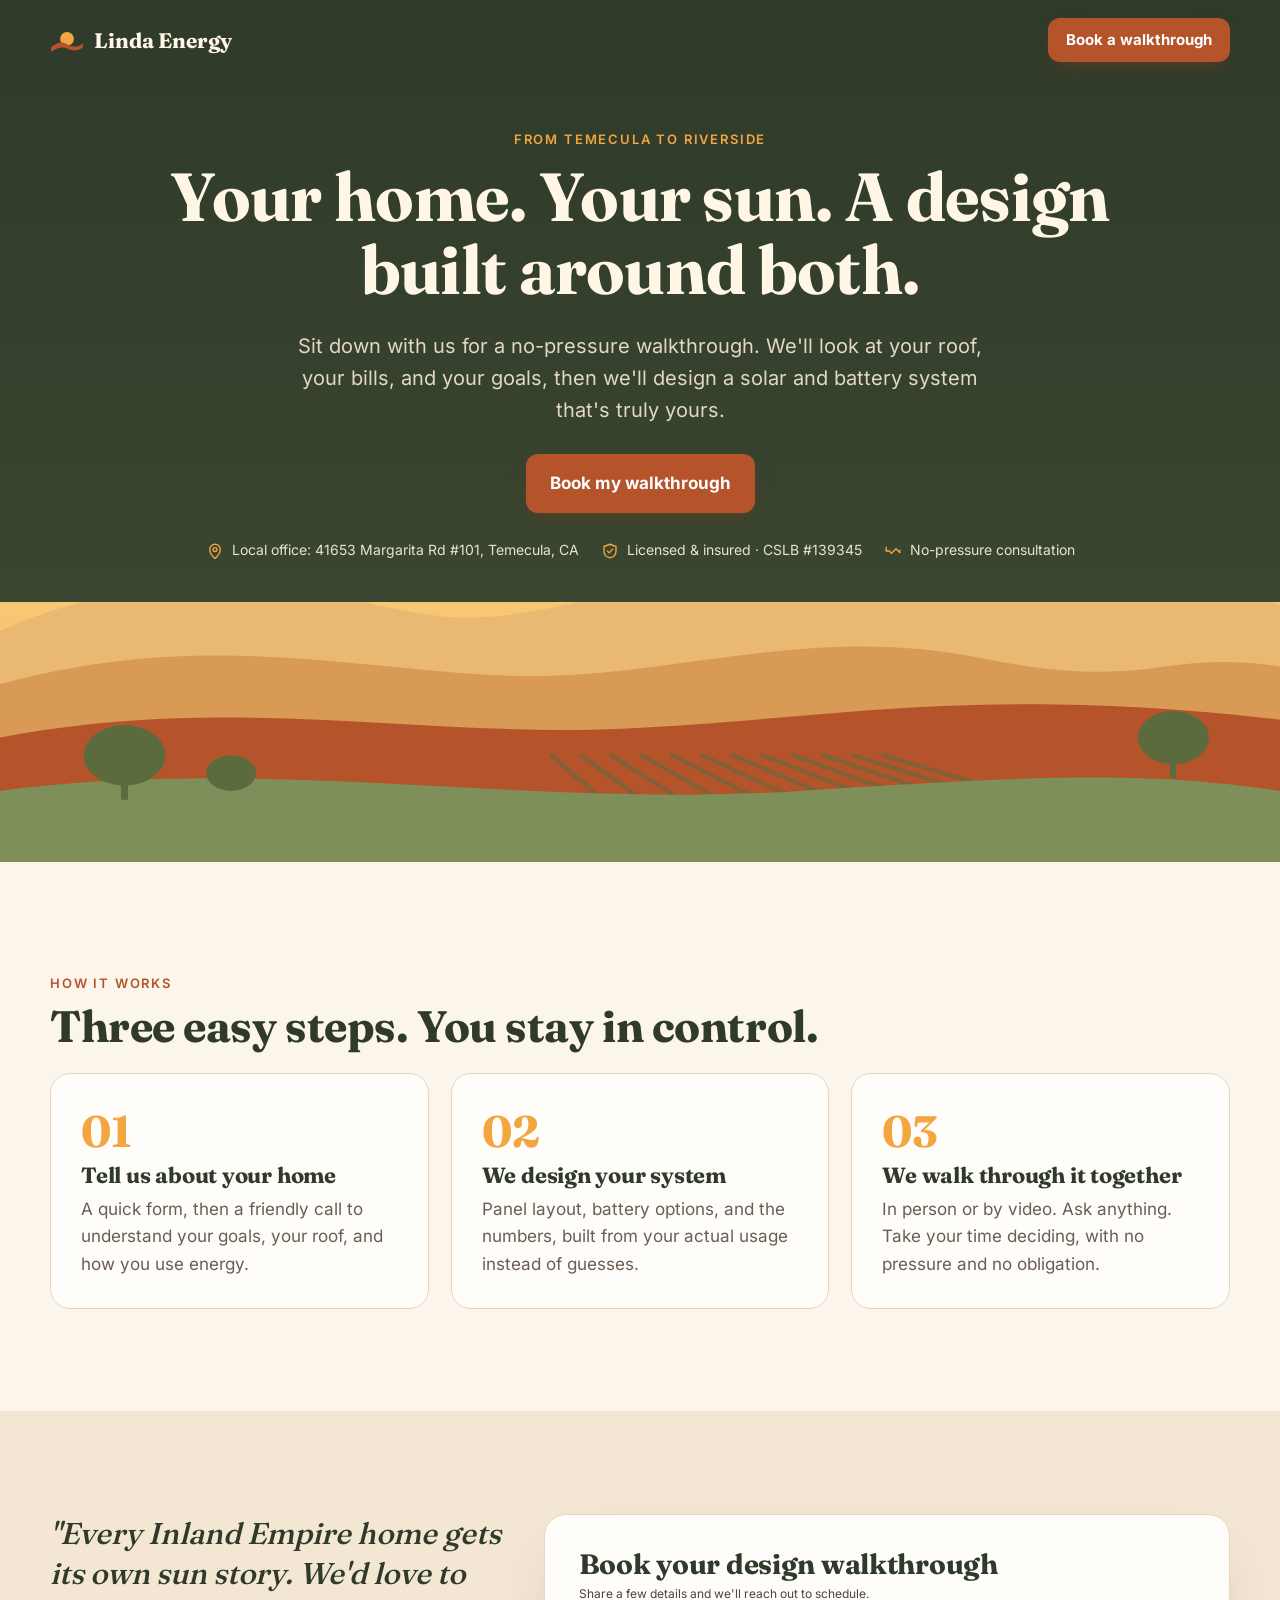
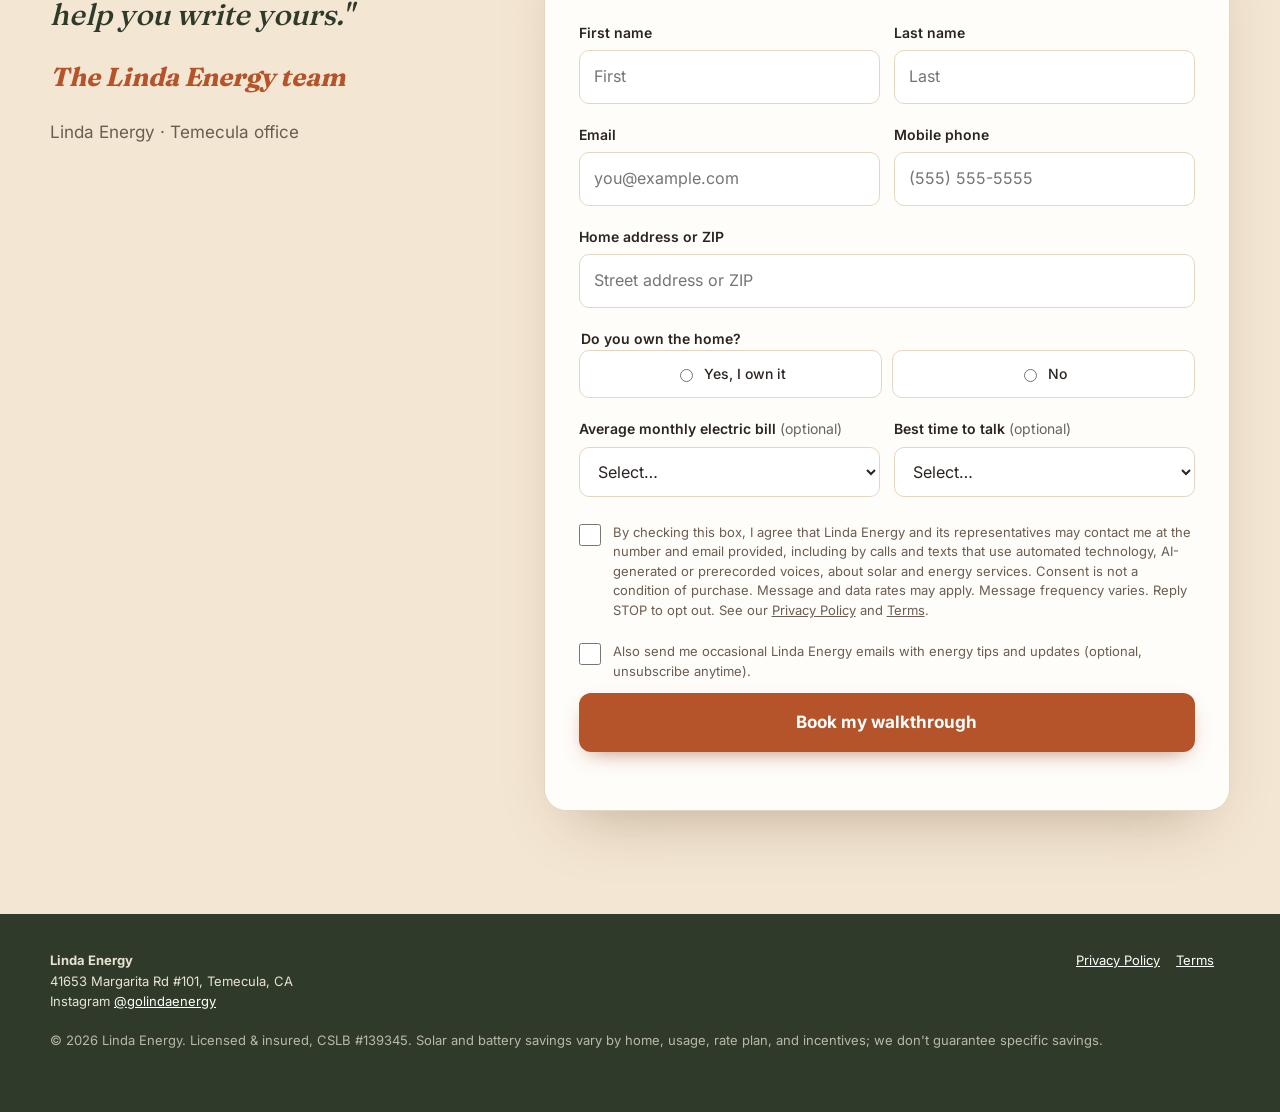
<file: wine-country-walkthrough/index.html>
<!doctype html><html lang="en"><head><meta charset="utf-8"><meta name="viewport" content="width=device-width,initial-scale=1,viewport-fit=cover">
<title>Book a Solar Design Walkthrough with Linda | Linda Energy</title><meta name="description" content="A relaxed, no-pressure solar and battery design walkthrough for Inland Empire homeowners. Three easy steps, one custom plan."><meta name="theme-color" content="#B5542A">
<link rel="canonical" href="https://sovereignenergy.github.io/linda-energy-pages/wine-country-walkthrough/"><meta name="robots" content="index,follow">
<meta property="og:type" content="website"><meta property="og:site_name" content="Linda Energy"><meta property="og:title" content="Book a Solar Design Walkthrough with Linda"><meta property="og:description" content="A relaxed, no-pressure solar and battery design walkthrough for Inland Empire homeowners. Three easy steps, one custom plan."><meta property="og:image" content="assets/og.jpg"><meta property="og:url" content="https://sovereignenergy.github.io/linda-energy-pages/wine-country-walkthrough/">
<meta name="twitter:card" content="summary_large_image"><meta name="twitter:title" content="Book a Solar Design Walkthrough with Linda"><meta name="twitter:description" content="A relaxed, no-pressure solar and battery design walkthrough for Inland Empire homeowners. Three easy steps, one custom plan."><meta name="twitter:image" content="assets/og.jpg">
<link rel="icon" href="assets/favicon.svg" type="image/svg+xml"><link rel="apple-touch-icon" href="assets/favicon.png">
<link rel="preload" href="assets/fonts/Inter-400.woff2" as="font" type="font/woff2" crossorigin>
<link rel="stylesheet" href="assets/style.css">
<script type="application/ld+json">{"@context": "https://schema.org", "@type": "LocalBusiness", "name": "Linda Energy", "address": "41653 Margarita Rd #101, Temecula, CA", "areaServed": "Inland Empire", "sameAs": ["https://instagram.com/golindaenergy"]}</script>
<!-- Meta Pixel Code -->
<script>
!function(f,b,e,v,n,t,s){if(f.fbq)return;n=f.fbq=function(){n.callMethod?
n.callMethod.apply(n,arguments):n.queue.push(arguments)};if(!f._fbq)f._fbq=n;
n.push=n;n.loaded=!0;n.version='2.0';n.queue=[];t=b.createElement(e);t.async=!0;
t.src=v;s=b.getElementsByTagName(e)[0];s.parentNode.insertBefore(t,s)}(window,document,'script',
'https://connect.facebook.net/en_US/fbevents.js');
fbq('init', '1895693805177442');
fbq('track', 'PageView');
</script>
<noscript><img height="1" width="1" style="display:none" alt=""
src="https://www.facebook.com/tr?id=1895693805177442&ev=PageView&noscript=1"/></noscript>
<!-- End Meta Pixel Code -->
</head><body id="top" data-page="wine-country-walkthrough">
<a class="skip" href="#lead">Skip to form</a><header class="bar"><div class="wrap"><a class="logo" href="#top" aria-label="Linda Energy home"><svg viewBox="0 0 64 64" aria-hidden="true"><circle cx="32" cy="30" r="13" fill="#F2A541"/><path d="M2 46c12-10 22-12 30-6s22 6 30-2v8c-10 8-22 6-30 2S14 46 2 54z" fill="#B5542A"/></svg><span>Linda Energy</span></a><a class="btn primary" href="#lead">Book a walkthrough</a></div></header><main>
<section class="hero" aria-labelledby="h1"><div class="wrap"><p class="eyebrow">From Temecula to Riverside</p>
<h1 id="h1">Your home. Your sun. A design built around both.</h1>
<p class="lede">Sit down with us for a no-pressure walkthrough. We'll look at your roof, your bills, and your goals, then we'll design a solar and battery system that's truly yours.</p>
<a class="btn primary" href="#lead">Book my walkthrough</a><ul class="trust" aria-label="Why homeowners trust us"><li><svg viewBox="0 0 24 24" fill="none" stroke="currentColor" stroke-width="1.8" stroke-linecap="round" stroke-linejoin="round" aria-hidden="true"><path d="M12 22s7-6.2 7-12a7 7 0 1 0-14 0c0 5.8 7 12 7 12z"/><circle cx="12" cy="10" r="2.6"/></svg>Local office: 41653 Margarita Rd #101, Temecula, CA</li><li><svg viewBox="0 0 24 24" fill="none" stroke="currentColor" stroke-width="1.8" stroke-linecap="round" stroke-linejoin="round" aria-hidden="true"><path d="M12 3l8 3v6c0 5-3.5 8.3-8 9-4.5-.7-8-4-8-9V6z"/><path d="M8.5 12l2.5 2.5 4.5-5"/></svg>Licensed &amp; insured · CSLB #139345</li><li><svg viewBox="0 0 24 24" fill="none" stroke="currentColor" stroke-width="1.8" stroke-linecap="round" stroke-linejoin="round" aria-hidden="true"><path d="M3 12h4l3 3 6-6 5 5"/><path d="M3 12V7m18 7v-3"/></svg>No-pressure consultation</li></ul></div><div aria-hidden="true"><svg class="hills" viewBox="0 0 1440 640" preserveAspectRatio="xMidYMax slice" role="img" aria-label="Illustration of golden Inland Empire hills and vineyard rows at sunset">
<defs><linearGradient id="skydusk" x1="0" y1="0" x2="0" y2="1"><stop offset="0" stop-color="#FFF6E6"/><stop offset=".55" stop-color="#F7C873"/><stop offset="1" stop-color="#F4A259"/></linearGradient>
<radialGradient id="sundusk"><stop offset="0" stop-color="#FFF4D6"/><stop offset=".5" stop-color="#FFD27A"/><stop offset="1" stop-color="#FFD27A" stop-opacity="0"/></radialGradient></defs>
<rect width="1440" height="640" fill="url(#skydusk)"/>
<circle cx="1060" cy="330" r="190" fill="url(#sundusk)"/><circle cx="1060" cy="330" r="70" fill="#FFF1C9"/>
<path d="M0 380 C180 300 320 330 470 360 S760 280 930 330 1220 300 1440 350 V640 H0z" fill="#E9B872"/>
<path d="M0 440 C220 380 380 420 560 430 S900 370 1100 410 1300 400 1440 420 V640 H0z" fill="#D99A55"/>
<path d="M0 500 C260 450 470 500 700 490 S1100 440 1440 480 V640 H0z" fill="#B5542A"/>
<g><path d="M620 520 L760 640" stroke="#5C6B3E" stroke-width="5" stroke-linecap="round" opacity=".55"/><path d="M654 520 L818 640" stroke="#5C6B3E" stroke-width="5" stroke-linecap="round" opacity=".55"/><path d="M688 520 L876 640" stroke="#5C6B3E" stroke-width="5" stroke-linecap="round" opacity=".55"/><path d="M722 520 L934 640" stroke="#5C6B3E" stroke-width="5" stroke-linecap="round" opacity=".55"/><path d="M756 520 L992 640" stroke="#5C6B3E" stroke-width="5" stroke-linecap="round" opacity=".55"/><path d="M790 520 L1050 640" stroke="#5C6B3E" stroke-width="5" stroke-linecap="round" opacity=".55"/><path d="M824 520 L1108 640" stroke="#5C6B3E" stroke-width="5" stroke-linecap="round" opacity=".55"/><path d="M858 520 L1166 640" stroke="#5C6B3E" stroke-width="5" stroke-linecap="round" opacity=".55"/><path d="M892 520 L1224 640" stroke="#5C6B3E" stroke-width="5" stroke-linecap="round" opacity=".55"/><path d="M926 520 L1282 640" stroke="#5C6B3E" stroke-width="5" stroke-linecap="round" opacity=".55"/><path d="M960 520 L1340 640" stroke="#5C6B3E" stroke-width="5" stroke-linecap="round" opacity=".55"/><path d="M994 520 L1398 640" stroke="#5C6B3E" stroke-width="5" stroke-linecap="round" opacity=".55"/></g>
<path d="M0 560 C300 520 600 580 900 560 S1300 540 1440 560 V640 H0z" fill="#7E8F5A"/>
<g fill="#5C6B3E"><ellipse cx="140" cy="520" rx="46" ry="34"/><rect x="136" y="530" width="8" height="40"/><ellipse cx="1320" cy="500" rx="40" ry="30"/><rect x="1316" y="510" width="7" height="36"/><ellipse cx="260" cy="540" rx="28" ry="20"/></g>
</svg></div></section>
<section><div class="wrap"><p class="eyebrow">How it works</p><h2>Three easy steps. You stay in control.</h2>
<div class="steps"><div class="step reveal"><h3>Tell us about your home</h3><p>A quick form, then a friendly call to understand your goals, your roof, and how you use energy.</p></div>
<div class="step reveal"><h3>We design your system</h3><p>Panel layout, battery options, and the numbers, built from your actual usage instead of guesses.</p></div>
<div class="step reveal"><h3>We walk through it together</h3><p>In person or by video. Ask anything. Take your time deciding, with no pressure and no obligation.</p></div></div></div></section>
<section class="formsec"><div class="wrap"><div><p class="quote">"Every Inland Empire home gets its own sun story. We'd love to help you write yours."</p><p class="sig">The Linda Energy team</p><p style="color:var(--muted)">Linda Energy · Temecula office</p></div>
<div id="lead" class="card formcard"><form data-lead data-kind="appointment" data-page="wine-country-walkthrough" aria-labelledby="ft">
<h2 id="ft">Book your design walkthrough</h2><p class="fine" style="margin:0 0 18px;opacity:.85">Share a few details and we'll reach out to schedule.</p>
<div class="row two"><div class="field"><label for="first_name">First name</label><input id="first_name" name="first_name" type="text" required placeholder="First" autocomplete="given-name" aria-describedby="first_name_e"><p class="err" id="first_name_e" aria-live="polite"></p></div><div class="field"><label for="last_name">Last name</label><input id="last_name" name="last_name" type="text" required placeholder="Last" autocomplete="family-name" aria-describedby="last_name_e"><p class="err" id="last_name_e" aria-live="polite"></p></div></div>
<div class="row two"><div class="field"><label for="email">Email</label><input id="email" name="email" type="email" required data-type="email" inputmode="email" placeholder="you@example.com" autocomplete="email" aria-describedby="email_e"><p class="err" id="email_e" aria-live="polite"></p></div><div class="field"><label for="phone">Mobile phone</label><input id="phone" name="phone" type="tel" required data-type="tel" inputmode="tel" placeholder="(555) 555-5555" autocomplete="tel-national" aria-describedby="phone_e"><p class="err" id="phone_e" aria-live="polite"></p></div></div>
<div class="field"><label for="address">Home address or ZIP</label><input id="address" name="address" type="text" required data-type="addr" placeholder="Street address or ZIP" autocomplete="street-address" aria-describedby="address_e"><p class="err" id="address_e" aria-live="polite"></p></div>
<div class="field"><fieldset><legend>Do you own the home?</legend><div class="seg"><label><input type="radio" name="homeowner" value="yes" required> Yes, I own it</label><label><input type="radio" name="homeowner" value="no"> No</label></div></fieldset><p class="err" aria-live="polite"></p></div>
<div class="row two"><div class="field"><label for="monthly_bill">Average monthly electric bill <span class="opt">(optional)</span></label><select id="monthly_bill" name="monthly_bill" aria-describedby="monthly_bill_e"><option value="">Select…</option><option value="Under $100">Under $100</option><option value="$100–$200">$100–$200</option><option value="$200–$300">$200–$300</option><option value="$300–$400">$300–$400</option><option value="$400+">$400+</option><option value="Not sure">Not sure</option></select><p class="err" id="monthly_bill_e" aria-live="polite"></p></div><div class="field"><label for="preferred_time">Best time to talk <span class="opt">(optional)</span></label><select id="preferred_time" name="preferred_time" aria-describedby="preferred_time_e"><option value="">Select…</option><option value="Weekday morning">Weekday morning</option><option value="Weekday afternoon">Weekday afternoon</option><option value="Weekday evening">Weekday evening</option><option value="Saturday">Saturday</option><option value="Any time">Any time</option></select><p class="err" id="preferred_time_e" aria-live="polite"></p></div></div>
<div class="hp" aria-hidden="true"><label for="company_website">Leave this empty</label><input id="company_website" name="company_website" type="text" tabindex="-1" autocomplete="off"></div>
<div class="consent"><input type="checkbox" id="c_tcpa" name="consent_tcpa" value="yes" required data-msg="Please check the box to agree to be contacted.">
<label for="c_tcpa" class="consent-text">By checking this box, I agree that Linda Energy and its representatives may contact me at the number and email provided, including by calls and texts that use automated technology, AI-generated or prerecorded voices, about solar and energy services. Consent is not a condition of purchase. Message and data rates may apply. Message frequency varies. Reply STOP to opt out. See our <a href="../privacy/">Privacy Policy</a> and <a href="../terms/">Terms</a>.</label><p class="err" aria-live="polite"></p></div>
<div class="consent"><input type="checkbox" id="c_mkt" name="consent_marketing_email" value="yes"><label for="c_mkt">Also send me occasional Linda Energy emails with energy tips and updates (optional, unsubscribe anytime).</label></div>
<button class="btn primary full" type="submit">Book my walkthrough</button>
<p class="status" data-status role="status" aria-live="polite"></p>
</form>
<div class="thanks" data-thanks hidden role="status"><svg viewBox="0 0 24 24" fill="none" stroke="currentColor" stroke-width="1.8" stroke-linecap="round" stroke-linejoin="round" aria-hidden="true"><path d="M5 12.5 10 17l9-10"/></svg><h3>You're on the calendar list!</h3><p>Thanks for reaching out. We'll review your details and contact you to set up a time that works for you. Keep an eye on your phone and inbox.</p><p class="fine">Follow along on Instagram: <a href="https://instagram.com/golindaenergy" rel="noopener">@golindaenergy</a></p></div></div></div></section>
</main><footer class="site"><div class="wrap"><div class="cols"><div><strong>Linda Energy</strong><br>41653 Margarita Rd #101, Temecula, CA<br>Instagram <a href="https://instagram.com/golindaenergy" rel="noopener">@golindaenergy</a></div>
<nav aria-label="Legal"><a href="../privacy/">Privacy Policy</a><a href="../terms/">Terms</a></nav></div>
<p style="margin-top:18px;opacity:.75">© 2026 Linda Energy. Licensed &amp; insured, CSLB #139345. Solar and battery savings vary by home, usage, rate plan, and incentives; we don't guarantee specific savings.</p></div></footer>
<script src="../config.js"></script><script>window.LP_CONFIG=Object.assign({},window.LP_CONFIG,{PAGE:"wine-country-walkthrough"});</script>
<script src="assets/form.js" defer></script>
</body></html>
</file>
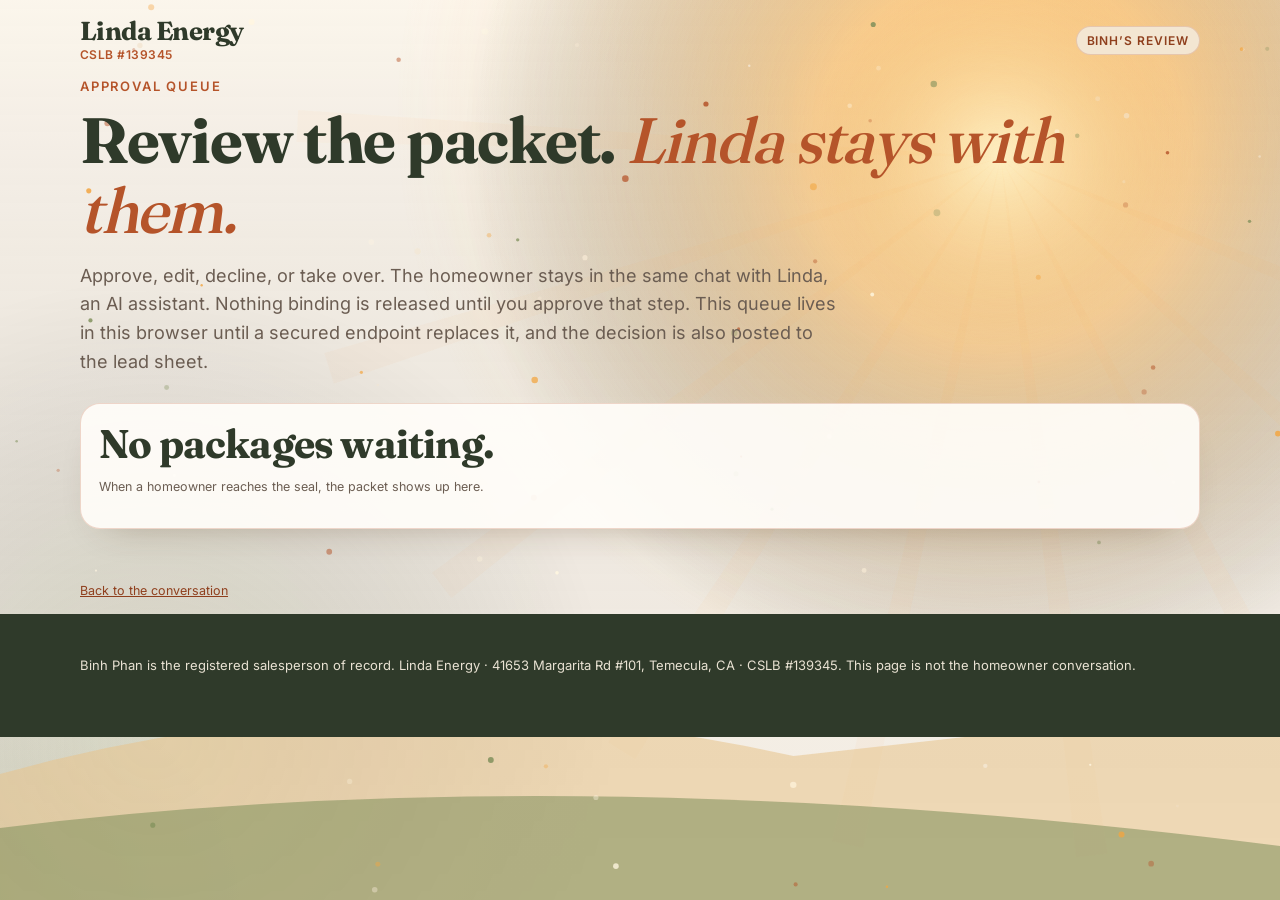
<file: ai-closer/review/index.html>
<!doctype html>
<html lang="en">
<head>
<meta charset="utf-8">
<meta name="viewport" content="width=device-width,initial-scale=1,viewport-fit=cover">
<title>Binh’s review | Linda Energy</title>
<meta name="robots" content="noindex">
<meta name="theme-color" content="#B5542A">
<link rel="icon" href="../assets/favicon.svg" type="image/svg+xml">
<link rel="stylesheet" href="../assets/style.css">
<script>if(matchMedia("(prefers-reduced-motion: reduce)").matches)document.documentElement.classList.add("rm");</script>
</head>
<body>
<canvas id="starfield" aria-hidden="true"></canvas>
<header class="bar">
  <a class="logo" href="../" aria-label="Linda Energy home">
    <span class="wordmark">Linda Energy</span>
    <small>CSLB #139345</small>
  </a>
  <span class="tag">Binh’s review</span>
</header>
<main class="wrap">
  <p class="eyebrow">Approval queue</p>
  <h1>Review the packet. <span class="glow">Linda stays with them.</span></h1>
  <p class="lede">Approve, edit, decline, or take over. The homeowner stays in the same chat with Linda, an AI assistant. Nothing binding is released until you approve that step. This queue lives in this browser until a secured endpoint replaces it, and the decision is also posted to the lead sheet.</p>
  <div class="review-list" id="queue"></div>
  <p class="fine"><a href="../">Back to the conversation</a></p>
</main>
<footer class="site"><div class="wrap"><p>Binh Phan is the registered salesperson of record. Linda Energy · 41653 Margarita Rd #101, Temecula, CA · CSLB #139345. This page is not the homeowner conversation.</p></div></footer>
<script src="../../config.js"></script>
<script src="../assets/brand.js"></script>
<script src="../assets/lead.js"></script>
<script src="../assets/queue.js"></script>
<script src="../assets/fx.js"></script>
<script src="../assets/review.js"></script>
<script>HeliosFX.start();</script>
</body>
</html>
</file>
<file: ai-closer/assets/style.css>
@font-face{font-family:Inter;font-weight:400;font-display:swap;src:url(fonts/Inter-400.woff2) format("woff2")}
@font-face{font-family:Inter;font-weight:500;font-display:swap;src:url(fonts/Inter-500.woff2) format("woff2")}
@font-face{font-family:Inter;font-weight:600;font-display:swap;src:url(fonts/Inter-600.woff2) format("woff2")}
@font-face{font-family:Inter;font-weight:700;font-display:swap;src:url(fonts/Inter-700.woff2) format("woff2")}
@font-face{font-family:Fraunces;font-weight:500;font-display:swap;src:url(fonts/Fraunces-500.woff2) format("woff2")}
@font-face{font-family:Fraunces;font-weight:700;font-display:swap;src:url(fonts/Fraunces-700.woff2) format("woff2")}
@property --ang{syntax:"<angle>";inherits:false;initial-value:0deg}
:root{
  --bg:#FBF5EC;--cream:#FBF5EC;--sand:#F3E6D2;--navy:#2F3A2A;--olive:#2F3A2A;
  --ink:#2B2420;--muted:#6B5D52;--cyan:#B5542A;--terra:#B5542A;--cyan-dark:#8F3F1D;--terra-d:#8F3F1D;
  --amber:#F2A541;--citrus:#F2A541;--sage:#7E8F5A;
  --line:rgba(181,84,42,.22);--panel:rgba(255,253,249,.92);--danger:#9C2F24;--card:#FFFDF9;
  --font:Inter,system-ui,sans-serif;--display:Fraunces,Georgia,serif
}
*{box-sizing:border-box}
html,body{margin:0;min-height:100%}
html{scroll-behavior:smooth}
body{
  background:
    radial-gradient(980px 560px at 86% -8%, rgba(242,165,65,.42), transparent 58%),
    radial-gradient(720px 480px at -12% 100%, rgba(126,143,90,.22), transparent 55%),
    var(--cream);
  color:var(--ink);
  font:17px/1.6 var(--font);
  -webkit-font-smoothing:antialiased
}
body::before{
  content:"";position:fixed;inset:-8%;z-index:0;pointer-events:none;
  background:radial-gradient(circle at 72% 18%, rgba(255,214,140,.55), transparent 42%);
  animation:sunshift 16s ease-in-out infinite alternate
}
@keyframes sunshift{to{transform:translate3d(-2.5%,2%,0) scale(1.06)}}
body.booting{overflow:hidden}
::selection{background:rgba(242,165,65,.35);color:var(--ink)}
a{color:var(--terra-d)}
img,canvas{max-width:100%}
.sr{position:absolute;width:1px;height:1px;padding:0;margin:-1px;overflow:hidden;clip:rect(0,0,0,0);white-space:nowrap;border:0}
.skip{position:absolute;left:12px;top:-60px;z-index:40;background:var(--olive);color:#fff;padding:10px 14px;border-radius:8px}
.skip:focus{top:12px}
#starfield{position:fixed;inset:0;width:100%;height:100%;z-index:0;pointer-events:none}
#spot{position:fixed;left:0;top:0;width:38vw;height:38vw;max-width:460px;max-height:460px;pointer-events:none;z-index:1;background:radial-gradient(circle,rgba(242,165,65,.16),transparent 68%)}
.hud{position:fixed;inset:0;pointer-events:none;z-index:6}
.hud-readout{position:absolute;top:18px;left:50%;transform:translateX(-50%);font:600 12px var(--font);letter-spacing:.08em;color:var(--terra-d);background:rgba(251,245,236,.72);border-radius:999px;padding:6px 12px}
.wrap{position:relative;z-index:4;width:min(1120px,100% - 40px);margin:0 auto}
header.bar{
  position:relative;z-index:7;display:flex;justify-content:space-between;align-items:center;gap:12px;
  width:min(1120px,100% - 40px);margin:0 auto;padding:18px 0
}
.logo{display:flex;flex-direction:column;text-decoration:none;color:var(--olive);line-height:1}
.wordmark{font:700 26px/1 var(--display);letter-spacing:-.02em}
.logo small{font:600 12px/1.2 var(--font);letter-spacing:.04em;color:var(--terra);margin-top:4px}
.bar-actions{display:flex;align-items:center;gap:10px}
.tag{font:600 12px var(--font);letter-spacing:.08em;text-transform:uppercase;color:var(--terra-d);border:1px solid var(--line);padding:6px 10px;border-radius:99px;background:var(--sand)}
.voice-toggle{
  display:inline-flex;align-items:center;gap:8px;min-height:44px;padding:8px 14px;border-radius:999px;cursor:pointer;
  border:1px solid var(--line);background:rgba(255,253,249,.85);color:var(--ink);font:600 13px var(--font)
}
.voice-toggle[aria-pressed="true"]{border-color:var(--citrus);box-shadow:0 8px 20px -12px rgba(181,84,42,.8)}
.vt-ico{width:8px;height:8px;border-radius:50%;background:var(--muted)}
.voice-toggle[aria-pressed="true"] .vt-ico{background:var(--citrus)}
body.is-speaking .vt-ico{animation:ping 1s ease infinite}
@keyframes ping{50%{box-shadow:0 0 0 6px rgba(242,165,65,.28)}}
h1,h2,h3{font-family:var(--display);font-weight:700;letter-spacing:-.02em;line-height:1.08;margin:0 0 12px;color:var(--olive)}
h1{font-size:clamp(38px,6vw,64px)}
h2{font-size:clamp(28px,3.4vw,40px)}
.glow{color:var(--terra);font-style:italic;font-weight:500}
.eyebrow{font:600 13px/1 var(--font);letter-spacing:.14em;text-transform:uppercase;color:var(--terra);margin:0 0 12px}
.lede{color:var(--muted);font-size:18px;max-width:42em}
.hero{display:grid;grid-template-columns:1.05fr .95fr;gap:36px;align-items:center;padding:12px 0 48px}
.points{list-style:none;padding:0;margin:18px 0;display:grid;gap:8px}
.points li{padding-left:22px;position:relative}
.points li:before{content:"";position:absolute;left:0;top:10px;width:8px;height:8px;border-radius:50%;background:var(--citrus)}
.hero-actions{display:flex;flex-wrap:wrap;gap:10px;margin-top:18px}
.trust{display:flex;flex-wrap:wrap;gap:10px 18px;list-style:none;padding:0;margin:18px 0 0;color:var(--olive);font-size:14px}
.av-frame{
  position:relative;border-radius:28px;padding:2px;
  background:conic-gradient(from var(--ang),transparent,var(--citrus),transparent 30%,var(--terra),transparent 62%,var(--sage),transparent 80%);
  animation:spin 18s linear infinite;
  box-shadow:0 30px 70px -36px rgba(80,50,20,.45)
}
@keyframes spin{to{--ang:360deg}}
.av-core{border-radius:26px;background:rgba(251,245,236,.9);padding:12px 12px 16px;text-align:center;border:1px solid rgba(255,253,249,.8)}
.av-core canvas,.bay-aside canvas{width:min(100%,420px);height:auto;aspect-ratio:1;display:block;margin:0 auto;border-radius:18px}
.av-name{font:700 22px var(--display);letter-spacing:.18em;color:var(--olive);margin-top:6px}
.avatar-switch{display:flex;flex-wrap:wrap;gap:6px;justify-content:center;margin:10px 0 2px}
.av-pick{
  min-height:36px;padding:6px 12px;border-radius:999px;cursor:pointer;
  border:1px solid var(--line);background:#fff;color:var(--muted);
  font:600 13px var(--font)
}
.av-pick[aria-pressed="true"]{color:#fff;background:var(--terra);border-color:var(--terra)}
.av-license{font:600 12px var(--font);letter-spacing:.04em;color:var(--terra-d);margin:8px 0 0}
.av-sub{color:var(--muted);font-size:13px}
.av-state{display:inline-flex;margin-top:8px;font:600 12px var(--font);letter-spacing:.04em;color:var(--olive);border:1px solid rgba(126,143,90,.45);border-radius:99px;padding:4px 10px;background:rgba(126,143,90,.12)}
.aiflag{display:inline-block;font-size:13px;color:var(--terra-d);border:1px dashed rgba(181,84,42,.45);padding:8px 10px;border-radius:12px;margin-top:8px;background:rgba(243,230,210,.55)}
.section{padding:28px 0 8px}
.panel{background:var(--panel);border:1px solid var(--line);border-radius:20px;padding:18px;box-shadow:0 18px 40px -28px rgba(80,50,20,.45)}
.film{display:grid;grid-template-columns:repeat(5,1fr);gap:10px}
.film article{min-height:132px}
.film b{display:block;font:600 12px var(--font);letter-spacing:.08em;text-transform:uppercase;color:var(--terra);margin-bottom:6px}
.film p,.cards p{margin:0;color:var(--muted);font-size:14px}
.split{display:grid;grid-template-columns:1fr 1fr;gap:14px}
.gates{display:grid;grid-template-columns:1fr 1fr;gap:8px;margin-top:10px}
.gates div{border:1px solid var(--line);border-radius:12px;padding:10px;font-size:13.5px;color:var(--muted);background:#fff}
.gates strong{display:block;color:var(--olive);font:700 15px var(--display);margin-bottom:4px}
.cards{display:grid;grid-template-columns:repeat(4,1fr);gap:10px}
.cards article h3{font-size:22px;color:var(--olive)}
.util-row{display:flex;flex-wrap:wrap;gap:8px}
.pill{border:1px solid var(--line);border-radius:999px;padding:8px 14px;font:700 14px var(--display);color:var(--olive);background:var(--sand)}
.pill strong{font-weight:700}
.bay{padding:28px 0 48px}
.bay-grid{display:grid;grid-template-columns:300px 1fr;gap:18px;align-items:start}
.bay-aside{text-align:center}
.bay-aside canvas{width:min(100%,260px)}
.console{display:flex;flex-direction:column;min-height:560px;max-height:min(78vh,760px);padding:0;overflow:hidden}
.console-bar{display:flex;justify-content:space-between;gap:8px;align-items:center;padding:12px 14px;border-bottom:1px solid var(--line);font:600 13px var(--font);color:var(--olive)}
.chat{flex:1;overflow:auto;padding:14px;display:flex;flex-direction:column;gap:10px;scroll-behavior:smooth}
.msg{max-width:92%;padding:12px 14px;border-radius:16px;animation:rise .45s ease}
.msg.bot{background:#fff;border:1px solid var(--line);border-top-left-radius:4px}
.msg.me{align-self:flex-end;background:#FFF1E4;border:1px solid rgba(181,84,42,.28);border-top-right-radius:4px}
.msg.binh{background:#F4F0E4;border:1px solid rgba(126,143,90,.45);border-top-left-radius:4px}
.msg .who{display:block;font:700 11px var(--font);letter-spacing:.08em;margin-bottom:4px;color:var(--terra)}
.msg.binh .who{color:var(--olive)}
.msg b{color:var(--terra-d)}
.msg ul,.msg ol{margin:6px 0;padding-left:18px}
.msg p{margin:6px 0}
@keyframes rise{from{opacity:0;transform:translateY(8px)}to{opacity:1;transform:none}}
#dock{padding:0 12px 12px}
.composer{display:grid;gap:8px}
.choices{display:flex;flex-wrap:wrap;gap:8px}
.chip,.mic,.btn,.textbtn{position:relative;overflow:hidden;min-height:44px;border-radius:12px;cursor:pointer;font:600 15px var(--font);color:var(--ink)}
.chip,.mic{background:#fff;border:1.5px solid var(--line);padding:10px 14px;border-radius:999px}
.chip:hover,.mic:hover{border-color:var(--terra)}
.mic.on{border-color:var(--citrus);color:var(--terra-d);box-shadow:0 0 0 3px rgba(242,165,65,.28)}
.btn{
  display:inline-flex;justify-content:center;align-items:center;gap:8px;border:0;padding:14px 18px;text-decoration:none;
  color:#fff;background:var(--terra);box-shadow:0 10px 24px -12px rgba(143,63,29,.8);border-radius:12px
}
.btn:hover{background:var(--terra-d)}
.btn.full{width:100%}
.btn.ghost{background:transparent;color:var(--olive);border:1.5px solid var(--olive);box-shadow:none}
.btn:disabled,.chip:disabled{opacity:.55;cursor:wait}
.textbtn{background:transparent;border:0;color:var(--muted);padding:8px 4px;border-radius:8px;text-decoration:underline;min-height:36px}
.field{margin-bottom:10px}
label.l,fieldset legend.fine{display:block;font-size:13px;font-weight:600;color:var(--olive);margin-bottom:5px}
input[type=text],input[type=email],input[type=tel],input[type=number],input[type=file],select,textarea{
  width:100%;padding:12px;border-radius:12px;border:1.5px solid var(--line);
  background:#fff;color:var(--ink);font:inherit
}
textarea{min-height:76px;resize:vertical}
input:focus,select:focus,textarea:focus{outline:3px solid rgba(242,165,65,.45);outline-offset:1px;border-color:var(--terra)}
.row2{display:grid;grid-template-columns:1fr 1fr;gap:10px}
.consent{display:flex;gap:10px;align-items:flex-start;font-size:12.5px;color:var(--muted);margin:8px 0}
.consent input{margin-top:3px;accent-color:var(--terra)}
.err{color:var(--danger);font-size:13px;min-height:0;margin:0}
.fine{font-size:12.5px;color:var(--muted)}
.inputs{display:grid;gap:4px}
.typing{display:inline-flex;gap:4px;vertical-align:middle}
.typing i{width:6px;height:6px;border-radius:50%;background:var(--terra);animation:blink 1s infinite}
.typing i:nth-child(2){animation-delay:.15s}
.typing i:nth-child(3){animation-delay:.3s}
@keyframes blink{50%{opacity:.25}}
.heard{margin:0}
.hp{position:absolute;left:-9999px}
footer.site{position:relative;z-index:4;background:var(--olive);color:#E9E2D3;font-size:13px;padding:28px 0 48px;margin-top:12px}
footer.site a{color:#fff}
footer.site nav{margin:8px 0}
footer.site nav a{margin-right:14px}
.reveal{opacity:0;transform:translateY(16px);transition:opacity .7s ease,transform .7s ease}
.reveal.in{opacity:1;transform:none}
.boot{
  position:fixed;inset:0;z-index:30;display:grid;place-items:center;
  background:linear-gradient(180deg, rgba(251,245,236,.28), rgba(243,230,210,.55));
  transition:opacity .5s ease,visibility .5s ease
}
body.ready .boot{opacity:0;visibility:hidden;pointer-events:none}
.boot-card{
  width:min(520px,92vw);text-align:left;position:relative;
  background:rgba(255,253,249,.9);border:1px solid var(--line);border-radius:24px;padding:22px 22px 18px;
  box-shadow:0 30px 60px -32px rgba(80,50,20,.5)
}
.boot-core{
  width:72px;height:72px;border-radius:50%;margin-bottom:8px;
  background:radial-gradient(circle at 40% 40%,#fff6df,#F2A541 42%,rgba(181,84,42,.15) 70%,transparent 72%);
  animation:core 3.2s ease-in-out infinite;box-shadow:0 0 36px rgba(242,165,65,.45)
}
@keyframes core{50%{transform:scale(1.06) translateY(-2px)}}
.boot-kicker{font:600 12px var(--font);letter-spacing:.16em;text-transform:uppercase;color:var(--terra);margin:0}
.boot-title{font-size:clamp(36px,6vw,52px);margin:4px 0 8px}
#bootLog{list-style:none;padding:0;margin:8px 0;min-height:168px;font:14px/1.7 var(--font);color:var(--olive)}
#bootLog li:before{content:"· ";color:var(--citrus)}
.boot-bar{height:4px;border-radius:4px;background:var(--sand);overflow:hidden;margin:8px 0 14px}
.boot-bar i{display:block;height:100%;width:0;background:linear-gradient(90deg,var(--citrus),var(--terra));transition:width .3s ease}
.review-list{display:grid;gap:14px;padding:8px 0 40px}
.packet{display:grid;gap:10px}
.packet header{display:flex;justify-content:space-between;gap:8px;align-items:flex-start}
.packet h2{font-size:22px}
.status{font:700 11px var(--font);letter-spacing:.08em;text-transform:uppercase;border:1px solid var(--line);border-radius:99px;padding:4px 8px;color:var(--terra-d);background:var(--sand)}
.internal{border:1px solid rgba(156,47,36,.35);background:#FBF1EC;color:#6E3328;border-radius:12px;padding:10px 12px;font-size:13.5px}
.actions{display:flex;flex-wrap:wrap;gap:8px}
.checkline{display:flex;gap:8px;align-items:center;font-size:14.5px}
details summary{cursor:pointer;font-weight:600;color:var(--olive)}
pre.fine{white-space:pre-wrap}
@media(max-width:980px){
  .film{grid-template-columns:1fr 1fr}
  .cards{grid-template-columns:1fr 1fr}
}
@media(max-width:860px){
  .hero,.split,.bay-grid{grid-template-columns:1fr}
  .hud-readout{display:none}
  .console{max-height:none;min-height:70vh}
  .av-frame{animation:none}
  .row2{grid-template-columns:1fr}
  .wordmark{font-size:22px}
}
@media(min-width:861px){.bay-aside{position:sticky;top:12px}}
@media(prefers-reduced-motion:reduce){
  html{scroll-behavior:auto}
  *,*::before,*::after{animation:none!important;transition:none!important}
  .reveal{opacity:1;transform:none}
  .boot{display:none}
}
html.rm .boot{display:none}
html.rm .reveal{opacity:1;transform:none}
button:hover,a.btn:hover{transform:translateY(-1px)}
button:active,a.btn:active{transform:translateY(0)}
:focus-visible{outline:3px solid var(--citrus);outline-offset:3px}
@media(prefers-reduced-motion:reduce){
  button:hover,a.btn:hover,button:active,a.btn:active{transform:none}
}
</file>
<file: backyard-blueprint/assets/style.css>
@font-face {
  font-family: 'Inter';
  font-style: normal;
  font-weight: 400;
  font-display: swap;
  src: url(fonts/Inter-400.woff2) format('woff2');
  unicode-range: U+0000-00FF, U+0131, U+0152-0153, U+02BB-02BC, U+02C6, U+02DA, U+02DC, U+0304, U+0308, U+0329, U+2000-206F, U+20AC, U+2122, U+2191, U+2193, U+2212, U+2215, U+FEFF, U+FFFD;
}

@font-face {
  font-family: 'Inter';
  font-style: normal;
  font-weight: 500;
  font-display: swap;
  src: url(fonts/Inter-500.woff2) format('woff2');
  unicode-range: U+0000-00FF, U+0131, U+0152-0153, U+02BB-02BC, U+02C6, U+02DA, U+02DC, U+0304, U+0308, U+0329, U+2000-206F, U+20AC, U+2122, U+2191, U+2193, U+2212, U+2215, U+FEFF, U+FFFD;
}

@font-face {
  font-family: 'Inter';
  font-style: normal;
  font-weight: 600;
  font-display: swap;
  src: url(fonts/Inter-600.woff2) format('woff2');
  unicode-range: U+0000-00FF, U+0131, U+0152-0153, U+02BB-02BC, U+02C6, U+02DA, U+02DC, U+0304, U+0308, U+0329, U+2000-206F, U+20AC, U+2122, U+2191, U+2193, U+2212, U+2215, U+FEFF, U+FFFD;
}

@font-face {
  font-family: 'Inter';
  font-style: normal;
  font-weight: 700;
  font-display: swap;
  src: url(fonts/Inter-700.woff2) format('woff2');
  unicode-range: U+0000-00FF, U+0131, U+0152-0153, U+02BB-02BC, U+02C6, U+02DA, U+02DC, U+0304, U+0308, U+0329, U+2000-206F, U+20AC, U+2122, U+2191, U+2193, U+2212, U+2215, U+FEFF, U+FFFD;
}

@font-face {
  font-family: 'Fraunces';
  font-style: normal;
  font-weight: 500;
  font-display: swap;
  src: url(fonts/Fraunces-500.woff2) format('woff2');
  unicode-range: U+0000-00FF, U+0131, U+0152-0153, U+02BB-02BC, U+02C6, U+02DA, U+02DC, U+0304, U+0308, U+0329, U+2000-206F, U+20AC, U+2122, U+2191, U+2193, U+2212, U+2215, U+FEFF, U+FFFD;
}

@font-face {
  font-family: 'Fraunces';
  font-style: normal;
  font-weight: 700;
  font-display: swap;
  src: url(fonts/Fraunces-700.woff2) format('woff2');
  unicode-range: U+0000-00FF, U+0131, U+0152-0153, U+02BB-02BC, U+02C6, U+02DA, U+02DC, U+0304, U+0308, U+0329, U+2000-206F, U+20AC, U+2122, U+2191, U+2193, U+2212, U+2215, U+FEFF, U+FFFD;
}
*,*::before,*::after{box-sizing:border-box}
html{-webkit-text-size-adjust:100%;scroll-behavior:smooth}
@media (prefers-reduced-motion:reduce){html{scroll-behavior:auto}*,*::before,*::after{animation-duration:.001ms!important;animation-iteration-count:1!important;transition-duration:.001ms!important}}
body{margin:0;font-family:Inter,system-ui,-apple-system,"Segoe UI",Roboto,sans-serif;font-size:17px;line-height:1.6}
img,svg{max-width:100%;display:block}
a{color:inherit}
.wrap{width:min(1180px,100% - 40px);margin-inline:auto}
.sr{position:absolute!important;width:1px;height:1px;overflow:hidden;clip:rect(0 0 0 0);white-space:nowrap}
.skip{position:absolute;left:12px;top:-60px;z-index:99;padding:10px 16px;border-radius:8px;font-weight:600}
.skip:focus{top:12px}
.hp{position:absolute;left:-9999px;width:1px;height:1px;overflow:hidden}
.reveal{opacity:0;transform:translateY(18px);transition:opacity .7s ease,transform .7s ease}
.reveal.in{opacity:1;transform:none}
form .row{display:grid;gap:14px}
@media(min-width:560px){form .row.two{grid-template-columns:1fr 1fr}}
.field{display:flex;flex-direction:column;gap:6px;margin-bottom:14px}
.field label,.field legend{font-size:14px;font-weight:600}
.field .opt{font-weight:400;opacity:.7}
.field input,.field select{font:inherit;font-size:16px;padding:13px 14px;border-radius:10px;width:100%;min-height:48px}
.field fieldset{border:0;padding:0;margin:0}
.seg{display:flex;gap:10px}
.seg label{flex:1;display:flex;align-items:center;justify-content:center;gap:8px;padding:12px;border-radius:10px;cursor:pointer;font-weight:500}
.seg input{width:auto;min-height:0;accent-color:currentColor}
.err{font-size:13px;min-height:0;margin:0}
.has-err .err{min-height:18px}
.consent{display:grid;grid-template-columns:24px 1fr;gap:10px;align-items:start;font-size:13px;line-height:1.5;margin:6px 0 12px}
.consent input{width:22px;height:22px;margin:1px 0 0;cursor:pointer}
.consent .err{grid-column:2}
.file{position:relative;display:flex;align-items:center;gap:12px;padding:14px;border-radius:10px;border:1.5px dashed;cursor:pointer;font-size:14px}
.file svg{width:24px;height:24px;flex:none}
.file input{position:absolute;inset:0;opacity:0;cursor:pointer;min-height:0}
.file:focus-within{outline:3px solid;outline-offset:2px}
.btn{display:inline-flex;align-items:center;justify-content:center;gap:10px;font:inherit;font-weight:700;border:0;border-radius:12px;padding:16px 24px;cursor:pointer;text-decoration:none;min-height:52px;transition:transform .15s ease,box-shadow .2s ease,filter .2s}
.btn:hover{transform:translateY(-1px)}
.btn.full{width:100%}
.btn.loading{opacity:.75;cursor:progress}
.status{font-size:14px;margin:10px 0 0;min-height:1em}
.fine{font-size:12px;opacity:.75;margin-top:10px}
.thanks{text-align:center;padding:24px 8px}
.thanks h3{margin:.4em 0}
.thanks:focus{outline:none}
.trust{display:flex;flex-wrap:wrap;gap:10px 22px;font-size:14px;list-style:none;padding:0;margin:0}
.trust li{display:flex;align-items:center;gap:8px}
.trust svg{width:18px;height:18px;flex:none}
footer.site{padding:36px 0 48px;font-size:13px}
footer.site .cols{display:flex;flex-wrap:wrap;gap:12px 28px;justify-content:space-between}
footer.site nav a{margin-right:16px}
.sources{font-size:11.5px;opacity:.7;line-height:1.5}
header.bar .logo span,header.bar .btn{white-space:nowrap}
@media(max-width:480px){header.bar .btn{padding:8px 12px!important;font-size:12px!important;letter-spacing:.06em!important;min-height:40px!important}header.bar .logo{font-size:17px}header.bar .logo svg{width:26px;height:26px}}

:root{--cream:#FBF5EC;--sand:#F3E6D2;--terra:#B5542A;--terra-d:#8F3F1D;--citrus:#F2A541;--sage:#7E8F5A;--olive:#2F3A2A;--ink:#2B2420;--muted:#6B5D52;--card:#FFFDF9;--line:#E6D6C1}
body{background:var(--cream);color:var(--ink)}
h1,h2,h3{font-family:Fraunces,Georgia,serif;font-weight:700;line-height:1.08;letter-spacing:-.01em;color:var(--olive)}
h1{font-size:clamp(38px,6.4vw,68px);margin:.2em 0 .35em}
h2{font-size:clamp(28px,4vw,44px);margin:0 0 .5em}
h3{font-size:22px}
.eyebrow{font:600 13px/1 Inter,sans-serif;letter-spacing:.14em;text-transform:uppercase;color:var(--terra)}
.lede{font-size:clamp(17px,2vw,20px);color:var(--muted);max-width:36em}
.skip{background:var(--olive);color:#fff}
header.bar{position:absolute;inset:0 0 auto;z-index:5;padding:18px 0}
header.bar .wrap{display:flex;align-items:center;justify-content:space-between}
.logo{display:flex;align-items:center;gap:10px;font:700 21px Fraunces,serif;color:var(--olive);text-decoration:none}
.logo svg{width:34px;height:34px}
header.bar .btn{padding:10px 18px;min-height:44px;font-size:15px}
.btn.primary{background:var(--terra);color:#fff;box-shadow:0 8px 22px -10px rgba(143,63,29,.7)}
.btn.primary:hover{background:var(--terra-d)}
.btn.ghost{background:transparent;color:var(--olive);box-shadow:inset 0 0 0 2px var(--olive)}
:focus-visible{outline:3px solid var(--citrus);outline-offset:3px;border-radius:6px}
.card{color:var(--ink);text-align:left;background:var(--card);border:1px solid var(--line);border-radius:22px;box-shadow:0 30px 60px -30px rgba(80,50,20,.35)}
.formcard{padding:clamp(22px,4vw,34px)}
.formcard h2{font-size:28px;margin-bottom:.2em}
.field input,.field select{border:1.5px solid var(--line);background:#fff;color:var(--ink)}
.field input:focus,.field select:focus{border-color:var(--terra);outline:3px solid rgba(242,165,65,.35);outline-offset:0}
.seg label{border:1.5px solid var(--line);background:#fff}
.seg label:has(input:checked){border-color:var(--terra);background:#FFF1E6;color:var(--terra-d)}
.has-err input,.has-err select{border-color:#B3261E}
.err{color:#B3261E}
.consent{color:var(--muted)}.consent input{accent-color:var(--terra)}
.file{border-color:#D3BFA6;background:#FFF9F1;color:var(--muted)}
.thanks svg{width:64px;height:64px;margin:0 auto;color:var(--sage)}
section{padding:clamp(56px,8vw,104px) 0}
.trust{color:var(--olive)}.trust svg{color:var(--terra)}
footer.site{background:var(--olive);color:#E9E2D3}
footer.site a{color:#fff}
.tag{display:inline-block;padding:6px 12px;border-radius:99px;background:var(--sand);color:var(--terra-d);font-size:13px;font-weight:600}
.grid3{display:grid;gap:20px}
@media(min-width:820px){.grid3{grid-template-columns:repeat(3,1fr)}}
.tile{padding:26px;border-radius:18px;background:var(--card);border:1px solid var(--line)}
.tile .ic{width:46px;height:46px;border-radius:12px;display:grid;place-items:center;background:var(--sand);color:var(--terra);margin-bottom:14px}
.tile .ic svg{width:24px;height:24px}
.tile h3{margin:.1em 0 .3em}
.tile p{margin:0;color:var(--muted)}
.sig{font:italic 600 26px Fraunces,serif;color:var(--terra)}

.hero{padding:110px 0 70px;background:radial-gradient(1200px 500px at 85% -10%,#FFE2B0 0,transparent 60%),var(--cream)}
.hero .wrap{display:grid;gap:36px}
@media(min-width:980px){.hero .wrap{grid-template-columns:1fr 1fr;align-items:center}}
.bp{position:relative;border-radius:22px;padding:22px;background:#24425A;color:#D9ECF5;box-shadow:0 30px 60px -30px rgba(20,40,60,.6);background-image:linear-gradient(rgba(217,236,245,.08) 1px,transparent 1px),linear-gradient(90deg,rgba(217,236,245,.08) 1px,transparent 1px);background-size:22px 22px}
.bp .ttl{display:flex;justify-content:space-between;font:600 12px Inter;letter-spacing:.14em;text-transform:uppercase;opacity:.85}
.bp svg{margin:14px 0}
.bp .legend{display:flex;flex-wrap:wrap;gap:8px 16px;font-size:13px}
.bp .legend i{display:inline-block;width:12px;height:12px;border-radius:3px;margin-right:6px;vertical-align:-1px}
.split{display:grid;gap:36px}
@media(min-width:980px){.split{grid-template-columns:1fr 1fr;align-items:start}}
.faq details{border-bottom:1px solid var(--line);padding:16px 0}
.faq summary{cursor:pointer;font-weight:600;font-size:18px;color:var(--olive)}
.faq p{color:var(--muted);margin:.6em 0 0}
</file>
<file: bill-decoder/assets/style.css>
@font-face {
  font-family: 'Inter';
  font-style: normal;
  font-weight: 400;
  font-display: swap;
  src: url(fonts/Inter-400.woff2) format('woff2');
  unicode-range: U+0000-00FF, U+0131, U+0152-0153, U+02BB-02BC, U+02C6, U+02DA, U+02DC, U+0304, U+0308, U+0329, U+2000-206F, U+20AC, U+2122, U+2191, U+2193, U+2212, U+2215, U+FEFF, U+FFFD;
}

@font-face {
  font-family: 'Inter';
  font-style: normal;
  font-weight: 500;
  font-display: swap;
  src: url(fonts/Inter-500.woff2) format('woff2');
  unicode-range: U+0000-00FF, U+0131, U+0152-0153, U+02BB-02BC, U+02C6, U+02DA, U+02DC, U+0304, U+0308, U+0329, U+2000-206F, U+20AC, U+2122, U+2191, U+2193, U+2212, U+2215, U+FEFF, U+FFFD;
}

@font-face {
  font-family: 'Inter';
  font-style: normal;
  font-weight: 600;
  font-display: swap;
  src: url(fonts/Inter-600.woff2) format('woff2');
  unicode-range: U+0000-00FF, U+0131, U+0152-0153, U+02BB-02BC, U+02C6, U+02DA, U+02DC, U+0304, U+0308, U+0329, U+2000-206F, U+20AC, U+2122, U+2191, U+2193, U+2212, U+2215, U+FEFF, U+FFFD;
}

@font-face {
  font-family: 'Inter';
  font-style: normal;
  font-weight: 700;
  font-display: swap;
  src: url(fonts/Inter-700.woff2) format('woff2');
  unicode-range: U+0000-00FF, U+0131, U+0152-0153, U+02BB-02BC, U+02C6, U+02DA, U+02DC, U+0304, U+0308, U+0329, U+2000-206F, U+20AC, U+2122, U+2191, U+2193, U+2212, U+2215, U+FEFF, U+FFFD;
}

@font-face {
  font-family: 'Fraunces';
  font-style: normal;
  font-weight: 500;
  font-display: swap;
  src: url(fonts/Fraunces-500.woff2) format('woff2');
  unicode-range: U+0000-00FF, U+0131, U+0152-0153, U+02BB-02BC, U+02C6, U+02DA, U+02DC, U+0304, U+0308, U+0329, U+2000-206F, U+20AC, U+2122, U+2191, U+2193, U+2212, U+2215, U+FEFF, U+FFFD;
}

@font-face {
  font-family: 'Fraunces';
  font-style: normal;
  font-weight: 700;
  font-display: swap;
  src: url(fonts/Fraunces-700.woff2) format('woff2');
  unicode-range: U+0000-00FF, U+0131, U+0152-0153, U+02BB-02BC, U+02C6, U+02DA, U+02DC, U+0304, U+0308, U+0329, U+2000-206F, U+20AC, U+2122, U+2191, U+2193, U+2212, U+2215, U+FEFF, U+FFFD;
}
*,*::before,*::after{box-sizing:border-box}
html{-webkit-text-size-adjust:100%;scroll-behavior:smooth}
@media (prefers-reduced-motion:reduce){html{scroll-behavior:auto}*,*::before,*::after{animation-duration:.001ms!important;animation-iteration-count:1!important;transition-duration:.001ms!important}}
body{margin:0;font-family:Inter,system-ui,-apple-system,"Segoe UI",Roboto,sans-serif;font-size:17px;line-height:1.6}
img,svg{max-width:100%;display:block}
a{color:inherit}
.wrap{width:min(1180px,100% - 40px);margin-inline:auto}
.sr{position:absolute!important;width:1px;height:1px;overflow:hidden;clip:rect(0 0 0 0);white-space:nowrap}
.skip{position:absolute;left:12px;top:-60px;z-index:99;padding:10px 16px;border-radius:8px;font-weight:600}
.skip:focus{top:12px}
.hp{position:absolute;left:-9999px;width:1px;height:1px;overflow:hidden}
.reveal{opacity:0;transform:translateY(18px);transition:opacity .7s ease,transform .7s ease}
.reveal.in{opacity:1;transform:none}
form .row{display:grid;gap:14px}
@media(min-width:560px){form .row.two{grid-template-columns:1fr 1fr}}
.field{display:flex;flex-direction:column;gap:6px;margin-bottom:14px}
.field label,.field legend{font-size:14px;font-weight:600}
.field .opt{font-weight:400;opacity:.7}
.field input,.field select{font:inherit;font-size:16px;padding:13px 14px;border-radius:10px;width:100%;min-height:48px}
.field fieldset{border:0;padding:0;margin:0}
.seg{display:flex;gap:10px}
.seg label{flex:1;display:flex;align-items:center;justify-content:center;gap:8px;padding:12px;border-radius:10px;cursor:pointer;font-weight:500}
.seg input{width:auto;min-height:0;accent-color:currentColor}
.err{font-size:13px;min-height:0;margin:0}
.has-err .err{min-height:18px}
.consent{display:grid;grid-template-columns:24px 1fr;gap:10px;align-items:start;font-size:13px;line-height:1.5;margin:6px 0 12px}
.consent input{width:22px;height:22px;margin:1px 0 0;cursor:pointer}
.consent .err{grid-column:2}
.file{position:relative;display:flex;align-items:center;gap:12px;padding:14px;border-radius:10px;border:1.5px dashed;cursor:pointer;font-size:14px}
.file svg{width:24px;height:24px;flex:none}
.file input{position:absolute;inset:0;opacity:0;cursor:pointer;min-height:0}
.file:focus-within{outline:3px solid;outline-offset:2px}
.btn{display:inline-flex;align-items:center;justify-content:center;gap:10px;font:inherit;font-weight:700;border:0;border-radius:12px;padding:16px 24px;cursor:pointer;text-decoration:none;min-height:52px;transition:transform .15s ease,box-shadow .2s ease,filter .2s}
.btn:hover{transform:translateY(-1px)}
.btn.full{width:100%}
.btn.loading{opacity:.75;cursor:progress}
.status{font-size:14px;margin:10px 0 0;min-height:1em}
.fine{font-size:12px;opacity:.75;margin-top:10px}
.thanks{text-align:center;padding:24px 8px}
.thanks h3{margin:.4em 0}
.thanks:focus{outline:none}
.trust{display:flex;flex-wrap:wrap;gap:10px 22px;font-size:14px;list-style:none;padding:0;margin:0}
.trust li{display:flex;align-items:center;gap:8px}
.trust svg{width:18px;height:18px;flex:none}
footer.site{padding:36px 0 48px;font-size:13px}
footer.site .cols{display:flex;flex-wrap:wrap;gap:12px 28px;justify-content:space-between}
footer.site nav a{margin-right:16px}
.sources{font-size:11.5px;opacity:.7;line-height:1.5}
header.bar .logo span,header.bar .btn{white-space:nowrap}
@media(max-width:480px){header.bar .btn{padding:8px 12px!important;font-size:12px!important;letter-spacing:.06em!important;min-height:40px!important}header.bar .logo{font-size:17px}header.bar .logo svg{width:26px;height:26px}}

:root{--cream:#FBF5EC;--sand:#F3E6D2;--terra:#B5542A;--terra-d:#8F3F1D;--citrus:#F2A541;--sage:#7E8F5A;--olive:#2F3A2A;--ink:#2B2420;--muted:#6B5D52;--card:#FFFDF9;--line:#E6D6C1}
body{background:var(--cream);color:var(--ink)}
h1,h2,h3{font-family:Fraunces,Georgia,serif;font-weight:700;line-height:1.08;letter-spacing:-.01em;color:var(--olive)}
h1{font-size:clamp(38px,6.4vw,68px);margin:.2em 0 .35em}
h2{font-size:clamp(28px,4vw,44px);margin:0 0 .5em}
h3{font-size:22px}
.eyebrow{font:600 13px/1 Inter,sans-serif;letter-spacing:.14em;text-transform:uppercase;color:var(--terra)}
.lede{font-size:clamp(17px,2vw,20px);color:var(--muted);max-width:36em}
.skip{background:var(--olive);color:#fff}
header.bar{position:absolute;inset:0 0 auto;z-index:5;padding:18px 0}
header.bar .wrap{display:flex;align-items:center;justify-content:space-between}
.logo{display:flex;align-items:center;gap:10px;font:700 21px Fraunces,serif;color:var(--olive);text-decoration:none}
.logo svg{width:34px;height:34px}
header.bar .btn{padding:10px 18px;min-height:44px;font-size:15px}
.btn.primary{background:var(--terra);color:#fff;box-shadow:0 8px 22px -10px rgba(143,63,29,.7)}
.btn.primary:hover{background:var(--terra-d)}
.btn.ghost{background:transparent;color:var(--olive);box-shadow:inset 0 0 0 2px var(--olive)}
:focus-visible{outline:3px solid var(--citrus);outline-offset:3px;border-radius:6px}
.card{color:var(--ink);text-align:left;background:var(--card);border:1px solid var(--line);border-radius:22px;box-shadow:0 30px 60px -30px rgba(80,50,20,.35)}
.formcard{padding:clamp(22px,4vw,34px)}
.formcard h2{font-size:28px;margin-bottom:.2em}
.field input,.field select{border:1.5px solid var(--line);background:#fff;color:var(--ink)}
.field input:focus,.field select:focus{border-color:var(--terra);outline:3px solid rgba(242,165,65,.35);outline-offset:0}
.seg label{border:1.5px solid var(--line);background:#fff}
.seg label:has(input:checked){border-color:var(--terra);background:#FFF1E6;color:var(--terra-d)}
.has-err input,.has-err select{border-color:#B3261E}
.err{color:#B3261E}
.consent{color:var(--muted)}.consent input{accent-color:var(--terra)}
.file{border-color:#D3BFA6;background:#FFF9F1;color:var(--muted)}
.thanks svg{width:64px;height:64px;margin:0 auto;color:var(--sage)}
section{padding:clamp(56px,8vw,104px) 0}
.trust{color:var(--olive)}.trust svg{color:var(--terra)}
footer.site{background:var(--olive);color:#E9E2D3}
footer.site a{color:#fff}
.tag{display:inline-block;padding:6px 12px;border-radius:99px;background:var(--sand);color:var(--terra-d);font-size:13px;font-weight:600}
.grid3{display:grid;gap:20px}
@media(min-width:820px){.grid3{grid-template-columns:repeat(3,1fr)}}
.tile{padding:26px;border-radius:18px;background:var(--card);border:1px solid var(--line)}
.tile .ic{width:46px;height:46px;border-radius:12px;display:grid;place-items:center;background:var(--sand);color:var(--terra);margin-bottom:14px}
.tile .ic svg{width:24px;height:24px}
.tile h3{margin:.1em 0 .3em}
.tile p{margin:0;color:var(--muted)}
.sig{font:italic 600 26px Fraunces,serif;color:var(--terra)}

.hero{padding:110px 0 70px;background:linear-gradient(160deg,#FFF1DE,#FBF5EC 60%)}
.hero .wrap{display:grid;gap:40px}
@media(min-width:980px){.hero .wrap{grid-template-columns:1fr 1fr;align-items:center}}
.bill{position:relative;background:#fff;border-radius:16px;padding:26px 24px;border:1px solid var(--line);box-shadow:0 30px 60px -30px rgba(80,50,20,.4);transform:rotate(-1.5deg)}
.bill .l{height:10px;border-radius:5px;background:#EFE5D6;margin:10px 0}
.bill .row{display:flex;justify-content:space-between;align-items:center;gap:12px;padding:10px 0;border-bottom:1px dashed #E6D6C1;font-size:14px;color:#5a4a3e}
.bill .row .bar{flex:1;height:8px;border-radius:4px;background:#EFE5D6}
.note{position:absolute;background:var(--olive);color:#FFF6E6;font-size:13px;font-weight:600;padding:8px 12px;border-radius:10px;box-shadow:0 10px 20px -10px rgba(0,0,0,.4);transform:rotate(1.5deg)}
.note::after{content:"";position:absolute;width:10px;height:10px;background:var(--olive);transform:rotate(45deg)}
.n1{right:-10px;top:58px}.n1::after{left:-4px;top:14px}
.n2{left:-12px;top:150px}.n2::after{right:-4px;top:14px}
.n3{right:6px;bottom:-16px}.n3::after{left:20px;top:-4px}
@media(max-width:600px){.n1{right:4px}.n2{left:4px}}
.check{display:grid;gap:16px}
@media(min-width:800px){.check{grid-template-columns:1fr 1fr}}
.check div{display:grid;grid-template-columns:30px 1fr;gap:12px;padding:20px;border-radius:16px;background:var(--card);border:1px solid var(--line)}
.check svg{color:var(--terra);width:26px}
.formsec{background:var(--olive)}
.formsec .wrap{max-width:760px}
.formsec h2.big{color:#FFF6E6;text-align:center}
</file>
<file: golden-hour-design/assets/style.css>
@font-face {
  font-family: 'Inter';
  font-style: normal;
  font-weight: 400;
  font-display: swap;
  src: url(fonts/Inter-400.woff2) format('woff2');
  unicode-range: U+0000-00FF, U+0131, U+0152-0153, U+02BB-02BC, U+02C6, U+02DA, U+02DC, U+0304, U+0308, U+0329, U+2000-206F, U+20AC, U+2122, U+2191, U+2193, U+2212, U+2215, U+FEFF, U+FFFD;
}

@font-face {
  font-family: 'Inter';
  font-style: normal;
  font-weight: 500;
  font-display: swap;
  src: url(fonts/Inter-500.woff2) format('woff2');
  unicode-range: U+0000-00FF, U+0131, U+0152-0153, U+02BB-02BC, U+02C6, U+02DA, U+02DC, U+0304, U+0308, U+0329, U+2000-206F, U+20AC, U+2122, U+2191, U+2193, U+2212, U+2215, U+FEFF, U+FFFD;
}

@font-face {
  font-family: 'Inter';
  font-style: normal;
  font-weight: 600;
  font-display: swap;
  src: url(fonts/Inter-600.woff2) format('woff2');
  unicode-range: U+0000-00FF, U+0131, U+0152-0153, U+02BB-02BC, U+02C6, U+02DA, U+02DC, U+0304, U+0308, U+0329, U+2000-206F, U+20AC, U+2122, U+2191, U+2193, U+2212, U+2215, U+FEFF, U+FFFD;
}

@font-face {
  font-family: 'Inter';
  font-style: normal;
  font-weight: 700;
  font-display: swap;
  src: url(fonts/Inter-700.woff2) format('woff2');
  unicode-range: U+0000-00FF, U+0131, U+0152-0153, U+02BB-02BC, U+02C6, U+02DA, U+02DC, U+0304, U+0308, U+0329, U+2000-206F, U+20AC, U+2122, U+2191, U+2193, U+2212, U+2215, U+FEFF, U+FFFD;
}

@font-face {
  font-family: 'Fraunces';
  font-style: normal;
  font-weight: 500;
  font-display: swap;
  src: url(fonts/Fraunces-500.woff2) format('woff2');
  unicode-range: U+0000-00FF, U+0131, U+0152-0153, U+02BB-02BC, U+02C6, U+02DA, U+02DC, U+0304, U+0308, U+0329, U+2000-206F, U+20AC, U+2122, U+2191, U+2193, U+2212, U+2215, U+FEFF, U+FFFD;
}

@font-face {
  font-family: 'Fraunces';
  font-style: normal;
  font-weight: 700;
  font-display: swap;
  src: url(fonts/Fraunces-700.woff2) format('woff2');
  unicode-range: U+0000-00FF, U+0131, U+0152-0153, U+02BB-02BC, U+02C6, U+02DA, U+02DC, U+0304, U+0308, U+0329, U+2000-206F, U+20AC, U+2122, U+2191, U+2193, U+2212, U+2215, U+FEFF, U+FFFD;
}
*,*::before,*::after{box-sizing:border-box}
html{-webkit-text-size-adjust:100%;scroll-behavior:smooth}
@media (prefers-reduced-motion:reduce){html{scroll-behavior:auto}*,*::before,*::after{animation-duration:.001ms!important;animation-iteration-count:1!important;transition-duration:.001ms!important}}
body{margin:0;font-family:Inter,system-ui,-apple-system,"Segoe UI",Roboto,sans-serif;font-size:17px;line-height:1.6}
img,svg{max-width:100%;display:block}
a{color:inherit}
.wrap{width:min(1180px,100% - 40px);margin-inline:auto}
.sr{position:absolute!important;width:1px;height:1px;overflow:hidden;clip:rect(0 0 0 0);white-space:nowrap}
.skip{position:absolute;left:12px;top:-60px;z-index:99;padding:10px 16px;border-radius:8px;font-weight:600}
.skip:focus{top:12px}
.hp{position:absolute;left:-9999px;width:1px;height:1px;overflow:hidden}
.reveal{opacity:0;transform:translateY(18px);transition:opacity .7s ease,transform .7s ease}
.reveal.in{opacity:1;transform:none}
form .row{display:grid;gap:14px}
@media(min-width:560px){form .row.two{grid-template-columns:1fr 1fr}}
.field{display:flex;flex-direction:column;gap:6px;margin-bottom:14px}
.field label,.field legend{font-size:14px;font-weight:600}
.field .opt{font-weight:400;opacity:.7}
.field input,.field select{font:inherit;font-size:16px;padding:13px 14px;border-radius:10px;width:100%;min-height:48px}
.field fieldset{border:0;padding:0;margin:0}
.seg{display:flex;gap:10px}
.seg label{flex:1;display:flex;align-items:center;justify-content:center;gap:8px;padding:12px;border-radius:10px;cursor:pointer;font-weight:500}
.seg input{width:auto;min-height:0;accent-color:currentColor}
.err{font-size:13px;min-height:0;margin:0}
.has-err .err{min-height:18px}
.consent{display:grid;grid-template-columns:24px 1fr;gap:10px;align-items:start;font-size:13px;line-height:1.5;margin:6px 0 12px}
.consent input{width:22px;height:22px;margin:1px 0 0;cursor:pointer}
.consent .err{grid-column:2}
.file{position:relative;display:flex;align-items:center;gap:12px;padding:14px;border-radius:10px;border:1.5px dashed;cursor:pointer;font-size:14px}
.file svg{width:24px;height:24px;flex:none}
.file input{position:absolute;inset:0;opacity:0;cursor:pointer;min-height:0}
.file:focus-within{outline:3px solid;outline-offset:2px}
.btn{display:inline-flex;align-items:center;justify-content:center;gap:10px;font:inherit;font-weight:700;border:0;border-radius:12px;padding:16px 24px;cursor:pointer;text-decoration:none;min-height:52px;transition:transform .15s ease,box-shadow .2s ease,filter .2s}
.btn:hover{transform:translateY(-1px)}
.btn.full{width:100%}
.btn.loading{opacity:.75;cursor:progress}
.status{font-size:14px;margin:10px 0 0;min-height:1em}
.fine{font-size:12px;opacity:.75;margin-top:10px}
.thanks{text-align:center;padding:24px 8px}
.thanks h3{margin:.4em 0}
.thanks:focus{outline:none}
.trust{display:flex;flex-wrap:wrap;gap:10px 22px;font-size:14px;list-style:none;padding:0;margin:0}
.trust li{display:flex;align-items:center;gap:8px}
.trust svg{width:18px;height:18px;flex:none}
footer.site{padding:36px 0 48px;font-size:13px}
footer.site .cols{display:flex;flex-wrap:wrap;gap:12px 28px;justify-content:space-between}
footer.site nav a{margin-right:16px}
.sources{font-size:11.5px;opacity:.7;line-height:1.5}
header.bar .logo span,header.bar .btn{white-space:nowrap}
@media(max-width:480px){header.bar .btn{padding:8px 12px!important;font-size:12px!important;letter-spacing:.06em!important;min-height:40px!important}header.bar .logo{font-size:17px}header.bar .logo svg{width:26px;height:26px}}

:root{--cream:#FBF5EC;--sand:#F3E6D2;--terra:#B5542A;--terra-d:#8F3F1D;--citrus:#F2A541;--sage:#7E8F5A;--olive:#2F3A2A;--ink:#2B2420;--muted:#6B5D52;--card:#FFFDF9;--line:#E6D6C1}
body{background:var(--cream);color:var(--ink)}
h1,h2,h3{font-family:Fraunces,Georgia,serif;font-weight:700;line-height:1.08;letter-spacing:-.01em;color:var(--olive)}
h1{font-size:clamp(38px,6.4vw,68px);margin:.2em 0 .35em}
h2{font-size:clamp(28px,4vw,44px);margin:0 0 .5em}
h3{font-size:22px}
.eyebrow{font:600 13px/1 Inter,sans-serif;letter-spacing:.14em;text-transform:uppercase;color:var(--terra)}
.lede{font-size:clamp(17px,2vw,20px);color:var(--muted);max-width:36em}
.skip{background:var(--olive);color:#fff}
header.bar{position:absolute;inset:0 0 auto;z-index:5;padding:18px 0}
header.bar .wrap{display:flex;align-items:center;justify-content:space-between}
.logo{display:flex;align-items:center;gap:10px;font:700 21px Fraunces,serif;color:var(--olive);text-decoration:none}
.logo svg{width:34px;height:34px}
header.bar .btn{padding:10px 18px;min-height:44px;font-size:15px}
.btn.primary{background:var(--terra);color:#fff;box-shadow:0 8px 22px -10px rgba(143,63,29,.7)}
.btn.primary:hover{background:var(--terra-d)}
.btn.ghost{background:transparent;color:var(--olive);box-shadow:inset 0 0 0 2px var(--olive)}
:focus-visible{outline:3px solid var(--citrus);outline-offset:3px;border-radius:6px}
.card{color:var(--ink);text-align:left;background:var(--card);border:1px solid var(--line);border-radius:22px;box-shadow:0 30px 60px -30px rgba(80,50,20,.35)}
.formcard{padding:clamp(22px,4vw,34px)}
.formcard h2{font-size:28px;margin-bottom:.2em}
.field input,.field select{border:1.5px solid var(--line);background:#fff;color:var(--ink)}
.field input:focus,.field select:focus{border-color:var(--terra);outline:3px solid rgba(242,165,65,.35);outline-offset:0}
.seg label{border:1.5px solid var(--line);background:#fff}
.seg label:has(input:checked){border-color:var(--terra);background:#FFF1E6;color:var(--terra-d)}
.has-err input,.has-err select{border-color:#B3261E}
.err{color:#B3261E}
.consent{color:var(--muted)}.consent input{accent-color:var(--terra)}
.file{border-color:#D3BFA6;background:#FFF9F1;color:var(--muted)}
.thanks svg{width:64px;height:64px;margin:0 auto;color:var(--sage)}
section{padding:clamp(56px,8vw,104px) 0}
.trust{color:var(--olive)}.trust svg{color:var(--terra)}
footer.site{background:var(--olive);color:#E9E2D3}
footer.site a{color:#fff}
.tag{display:inline-block;padding:6px 12px;border-radius:99px;background:var(--sand);color:var(--terra-d);font-size:13px;font-weight:600}
.grid3{display:grid;gap:20px}
@media(min-width:820px){.grid3{grid-template-columns:repeat(3,1fr)}}
.tile{padding:26px;border-radius:18px;background:var(--card);border:1px solid var(--line)}
.tile .ic{width:46px;height:46px;border-radius:12px;display:grid;place-items:center;background:var(--sand);color:var(--terra);margin-bottom:14px}
.tile .ic svg{width:24px;height:24px}
.tile h3{margin:.1em 0 .3em}
.tile p{margin:0;color:var(--muted)}
.sig{font:italic 600 26px Fraunces,serif;color:var(--terra)}

.hero{position:relative;min-height:100vh;padding:110px 0 0;overflow:hidden;background:#FFF6E6}
.hero .hills{position:absolute;inset:auto 0 0 0;width:100%;height:62%;}
.hero .wrap{position:relative;display:grid;gap:34px;align-items:start;padding-bottom:60px}
@media(min-width:980px){.hero .wrap{grid-template-columns:1.05fr .95fr;gap:56px;padding-top:30px}.hero .hills{height:58%}}
.hero .copy{padding-top:10px}
.hero .copy .lede{color:#5a4a3e}
.pillrow{display:flex;flex-wrap:wrap;gap:8px;margin:18px 0 26px}
.inc{background:var(--card)}
.inc .wrap{display:grid;gap:40px}
@media(min-width:900px){.inc .wrap{grid-template-columns:.9fr 1.1fr;align-items:center}}
.inc ul{list-style:none;padding:0;margin:0;display:grid;gap:14px}
.inc li{display:grid;grid-template-columns:28px 1fr;gap:12px}.inc li svg{color:var(--sage);width:24px}
</file>
<file: kitchen-table-review/assets/style.css>
@font-face {
  font-family: 'Inter';
  font-style: normal;
  font-weight: 400;
  font-display: swap;
  src: url(fonts/Inter-400.woff2) format('woff2');
  unicode-range: U+0000-00FF, U+0131, U+0152-0153, U+02BB-02BC, U+02C6, U+02DA, U+02DC, U+0304, U+0308, U+0329, U+2000-206F, U+20AC, U+2122, U+2191, U+2193, U+2212, U+2215, U+FEFF, U+FFFD;
}

@font-face {
  font-family: 'Inter';
  font-style: normal;
  font-weight: 500;
  font-display: swap;
  src: url(fonts/Inter-500.woff2) format('woff2');
  unicode-range: U+0000-00FF, U+0131, U+0152-0153, U+02BB-02BC, U+02C6, U+02DA, U+02DC, U+0304, U+0308, U+0329, U+2000-206F, U+20AC, U+2122, U+2191, U+2193, U+2212, U+2215, U+FEFF, U+FFFD;
}

@font-face {
  font-family: 'Inter';
  font-style: normal;
  font-weight: 600;
  font-display: swap;
  src: url(fonts/Inter-600.woff2) format('woff2');
  unicode-range: U+0000-00FF, U+0131, U+0152-0153, U+02BB-02BC, U+02C6, U+02DA, U+02DC, U+0304, U+0308, U+0329, U+2000-206F, U+20AC, U+2122, U+2191, U+2193, U+2212, U+2215, U+FEFF, U+FFFD;
}

@font-face {
  font-family: 'Inter';
  font-style: normal;
  font-weight: 700;
  font-display: swap;
  src: url(fonts/Inter-700.woff2) format('woff2');
  unicode-range: U+0000-00FF, U+0131, U+0152-0153, U+02BB-02BC, U+02C6, U+02DA, U+02DC, U+0304, U+0308, U+0329, U+2000-206F, U+20AC, U+2122, U+2191, U+2193, U+2212, U+2215, U+FEFF, U+FFFD;
}

@font-face {
  font-family: 'Fraunces';
  font-style: normal;
  font-weight: 500;
  font-display: swap;
  src: url(fonts/Fraunces-500.woff2) format('woff2');
  unicode-range: U+0000-00FF, U+0131, U+0152-0153, U+02BB-02BC, U+02C6, U+02DA, U+02DC, U+0304, U+0308, U+0329, U+2000-206F, U+20AC, U+2122, U+2191, U+2193, U+2212, U+2215, U+FEFF, U+FFFD;
}

@font-face {
  font-family: 'Fraunces';
  font-style: normal;
  font-weight: 700;
  font-display: swap;
  src: url(fonts/Fraunces-700.woff2) format('woff2');
  unicode-range: U+0000-00FF, U+0131, U+0152-0153, U+02BB-02BC, U+02C6, U+02DA, U+02DC, U+0304, U+0308, U+0329, U+2000-206F, U+20AC, U+2122, U+2191, U+2193, U+2212, U+2215, U+FEFF, U+FFFD;
}
*,*::before,*::after{box-sizing:border-box}
html{-webkit-text-size-adjust:100%;scroll-behavior:smooth}
@media (prefers-reduced-motion:reduce){html{scroll-behavior:auto}*,*::before,*::after{animation-duration:.001ms!important;animation-iteration-count:1!important;transition-duration:.001ms!important}}
body{margin:0;font-family:Inter,system-ui,-apple-system,"Segoe UI",Roboto,sans-serif;font-size:17px;line-height:1.6}
img,svg{max-width:100%;display:block}
a{color:inherit}
.wrap{width:min(1180px,100% - 40px);margin-inline:auto}
.sr{position:absolute!important;width:1px;height:1px;overflow:hidden;clip:rect(0 0 0 0);white-space:nowrap}
.skip{position:absolute;left:12px;top:-60px;z-index:99;padding:10px 16px;border-radius:8px;font-weight:600}
.skip:focus{top:12px}
.hp{position:absolute;left:-9999px;width:1px;height:1px;overflow:hidden}
.reveal{opacity:0;transform:translateY(18px);transition:opacity .7s ease,transform .7s ease}
.reveal.in{opacity:1;transform:none}
form .row{display:grid;gap:14px}
@media(min-width:560px){form .row.two{grid-template-columns:1fr 1fr}}
.field{display:flex;flex-direction:column;gap:6px;margin-bottom:14px}
.field label,.field legend{font-size:14px;font-weight:600}
.field .opt{font-weight:400;opacity:.7}
.field input,.field select{font:inherit;font-size:16px;padding:13px 14px;border-radius:10px;width:100%;min-height:48px}
.field fieldset{border:0;padding:0;margin:0}
.seg{display:flex;gap:10px}
.seg label{flex:1;display:flex;align-items:center;justify-content:center;gap:8px;padding:12px;border-radius:10px;cursor:pointer;font-weight:500}
.seg input{width:auto;min-height:0;accent-color:currentColor}
.err{font-size:13px;min-height:0;margin:0}
.has-err .err{min-height:18px}
.consent{display:grid;grid-template-columns:24px 1fr;gap:10px;align-items:start;font-size:13px;line-height:1.5;margin:6px 0 12px}
.consent input{width:22px;height:22px;margin:1px 0 0;cursor:pointer}
.consent .err{grid-column:2}
.file{position:relative;display:flex;align-items:center;gap:12px;padding:14px;border-radius:10px;border:1.5px dashed;cursor:pointer;font-size:14px}
.file svg{width:24px;height:24px;flex:none}
.file input{position:absolute;inset:0;opacity:0;cursor:pointer;min-height:0}
.file:focus-within{outline:3px solid;outline-offset:2px}
.btn{display:inline-flex;align-items:center;justify-content:center;gap:10px;font:inherit;font-weight:700;border:0;border-radius:12px;padding:16px 24px;cursor:pointer;text-decoration:none;min-height:52px;transition:transform .15s ease,box-shadow .2s ease,filter .2s}
.btn:hover{transform:translateY(-1px)}
.btn.full{width:100%}
.btn.loading{opacity:.75;cursor:progress}
.status{font-size:14px;margin:10px 0 0;min-height:1em}
.fine{font-size:12px;opacity:.75;margin-top:10px}
.thanks{text-align:center;padding:24px 8px}
.thanks h3{margin:.4em 0}
.thanks:focus{outline:none}
.trust{display:flex;flex-wrap:wrap;gap:10px 22px;font-size:14px;list-style:none;padding:0;margin:0}
.trust li{display:flex;align-items:center;gap:8px}
.trust svg{width:18px;height:18px;flex:none}
footer.site{padding:36px 0 48px;font-size:13px}
footer.site .cols{display:flex;flex-wrap:wrap;gap:12px 28px;justify-content:space-between}
footer.site nav a{margin-right:16px}
.sources{font-size:11.5px;opacity:.7;line-height:1.5}
header.bar .logo span,header.bar .btn{white-space:nowrap}
@media(max-width:480px){header.bar .btn{padding:8px 12px!important;font-size:12px!important;letter-spacing:.06em!important;min-height:40px!important}header.bar .logo{font-size:17px}header.bar .logo svg{width:26px;height:26px}}

:root{--cream:#FBF5EC;--sand:#F3E6D2;--terra:#B5542A;--terra-d:#8F3F1D;--citrus:#F2A541;--sage:#7E8F5A;--olive:#2F3A2A;--ink:#2B2420;--muted:#6B5D52;--card:#FFFDF9;--line:#E6D6C1}
body{background:var(--cream);color:var(--ink)}
h1,h2,h3{font-family:Fraunces,Georgia,serif;font-weight:700;line-height:1.08;letter-spacing:-.01em;color:var(--olive)}
h1{font-size:clamp(38px,6.4vw,68px);margin:.2em 0 .35em}
h2{font-size:clamp(28px,4vw,44px);margin:0 0 .5em}
h3{font-size:22px}
.eyebrow{font:600 13px/1 Inter,sans-serif;letter-spacing:.14em;text-transform:uppercase;color:var(--terra)}
.lede{font-size:clamp(17px,2vw,20px);color:var(--muted);max-width:36em}
.skip{background:var(--olive);color:#fff}
header.bar{position:absolute;inset:0 0 auto;z-index:5;padding:18px 0}
header.bar .wrap{display:flex;align-items:center;justify-content:space-between}
.logo{display:flex;align-items:center;gap:10px;font:700 21px Fraunces,serif;color:var(--olive);text-decoration:none}
.logo svg{width:34px;height:34px}
header.bar .btn{padding:10px 18px;min-height:44px;font-size:15px}
.btn.primary{background:var(--terra);color:#fff;box-shadow:0 8px 22px -10px rgba(143,63,29,.7)}
.btn.primary:hover{background:var(--terra-d)}
.btn.ghost{background:transparent;color:var(--olive);box-shadow:inset 0 0 0 2px var(--olive)}
:focus-visible{outline:3px solid var(--citrus);outline-offset:3px;border-radius:6px}
.card{color:var(--ink);text-align:left;background:var(--card);border:1px solid var(--line);border-radius:22px;box-shadow:0 30px 60px -30px rgba(80,50,20,.35)}
.formcard{padding:clamp(22px,4vw,34px)}
.formcard h2{font-size:28px;margin-bottom:.2em}
.field input,.field select{border:1.5px solid var(--line);background:#fff;color:var(--ink)}
.field input:focus,.field select:focus{border-color:var(--terra);outline:3px solid rgba(242,165,65,.35);outline-offset:0}
.seg label{border:1.5px solid var(--line);background:#fff}
.seg label:has(input:checked){border-color:var(--terra);background:#FFF1E6;color:var(--terra-d)}
.has-err input,.has-err select{border-color:#B3261E}
.err{color:#B3261E}
.consent{color:var(--muted)}.consent input{accent-color:var(--terra)}
.file{border-color:#D3BFA6;background:#FFF9F1;color:var(--muted)}
.thanks svg{width:64px;height:64px;margin:0 auto;color:var(--sage)}
section{padding:clamp(56px,8vw,104px) 0}
.trust{color:var(--olive)}.trust svg{color:var(--terra)}
footer.site{background:var(--olive);color:#E9E2D3}
footer.site a{color:#fff}
.tag{display:inline-block;padding:6px 12px;border-radius:99px;background:var(--sand);color:var(--terra-d);font-size:13px;font-weight:600}
.grid3{display:grid;gap:20px}
@media(min-width:820px){.grid3{grid-template-columns:repeat(3,1fr)}}
.tile{padding:26px;border-radius:18px;background:var(--card);border:1px solid var(--line)}
.tile .ic{width:46px;height:46px;border-radius:12px;display:grid;place-items:center;background:var(--sand);color:var(--terra);margin-bottom:14px}
.tile .ic svg{width:24px;height:24px}
.tile h3{margin:.1em 0 .3em}
.tile p{margin:0;color:var(--muted)}
.sig{font:italic 600 26px Fraunces,serif;color:var(--terra)}

.hero{padding:120px 0 70px;background:var(--sand)}
.letter{max-width:760px;margin:0 auto;background:#FFFDF8;border-radius:6px;padding:clamp(28px,5vw,56px);box-shadow:0 1px 0 #E6D6C1,0 30px 60px -30px rgba(80,50,20,.45);position:relative;background-image:linear-gradient(transparent 31px,#F1E6D6 32px);background-size:100% 32px}
.letter::before{content:"";position:absolute;top:-14px;left:50%;width:120px;height:28px;margin-left:-60px;background:rgba(242,165,65,.55);transform:rotate(-2deg)}
.letter h1{font-size:clamp(34px,5.4vw,56px)}
.letter p{font-size:18px;line-height:32px;margin:0 0 32px;color:#3d332c}
.letter .sig{margin:0}
.stamp{display:inline-flex;align-items:center;gap:10px;margin-top:10px;font-size:13px;color:var(--muted)}
.how{display:grid;gap:20px}
@media(min-width:900px){.how{grid-template-columns:repeat(3,1fr)}}
.how div{text-align:center;padding:10px}
.how .ic{width:64px;height:64px;margin:0 auto 12px;border-radius:50%;display:grid;place-items:center;background:var(--terra);color:#fff}
.how .ic svg{width:30px}
.formsec .wrap{max-width:820px}
</file>
<file: summer-heat-check/assets/style.css>
@font-face {
  font-family: 'Inter';
  font-style: normal;
  font-weight: 400;
  font-display: swap;
  src: url(fonts/Inter-400.woff2) format('woff2');
  unicode-range: U+0000-00FF, U+0131, U+0152-0153, U+02BB-02BC, U+02C6, U+02DA, U+02DC, U+0304, U+0308, U+0329, U+2000-206F, U+20AC, U+2122, U+2191, U+2193, U+2212, U+2215, U+FEFF, U+FFFD;
}

@font-face {
  font-family: 'Inter';
  font-style: normal;
  font-weight: 500;
  font-display: swap;
  src: url(fonts/Inter-500.woff2) format('woff2');
  unicode-range: U+0000-00FF, U+0131, U+0152-0153, U+02BB-02BC, U+02C6, U+02DA, U+02DC, U+0304, U+0308, U+0329, U+2000-206F, U+20AC, U+2122, U+2191, U+2193, U+2212, U+2215, U+FEFF, U+FFFD;
}

@font-face {
  font-family: 'Inter';
  font-style: normal;
  font-weight: 600;
  font-display: swap;
  src: url(fonts/Inter-600.woff2) format('woff2');
  unicode-range: U+0000-00FF, U+0131, U+0152-0153, U+02BB-02BC, U+02C6, U+02DA, U+02DC, U+0304, U+0308, U+0329, U+2000-206F, U+20AC, U+2122, U+2191, U+2193, U+2212, U+2215, U+FEFF, U+FFFD;
}

@font-face {
  font-family: 'Inter';
  font-style: normal;
  font-weight: 700;
  font-display: swap;
  src: url(fonts/Inter-700.woff2) format('woff2');
  unicode-range: U+0000-00FF, U+0131, U+0152-0153, U+02BB-02BC, U+02C6, U+02DA, U+02DC, U+0304, U+0308, U+0329, U+2000-206F, U+20AC, U+2122, U+2191, U+2193, U+2212, U+2215, U+FEFF, U+FFFD;
}

@font-face {
  font-family: 'Fraunces';
  font-style: normal;
  font-weight: 500;
  font-display: swap;
  src: url(fonts/Fraunces-500.woff2) format('woff2');
  unicode-range: U+0000-00FF, U+0131, U+0152-0153, U+02BB-02BC, U+02C6, U+02DA, U+02DC, U+0304, U+0308, U+0329, U+2000-206F, U+20AC, U+2122, U+2191, U+2193, U+2212, U+2215, U+FEFF, U+FFFD;
}

@font-face {
  font-family: 'Fraunces';
  font-style: normal;
  font-weight: 700;
  font-display: swap;
  src: url(fonts/Fraunces-700.woff2) format('woff2');
  unicode-range: U+0000-00FF, U+0131, U+0152-0153, U+02BB-02BC, U+02C6, U+02DA, U+02DC, U+0304, U+0308, U+0329, U+2000-206F, U+20AC, U+2122, U+2191, U+2193, U+2212, U+2215, U+FEFF, U+FFFD;
}
*,*::before,*::after{box-sizing:border-box}
html{-webkit-text-size-adjust:100%;scroll-behavior:smooth}
@media (prefers-reduced-motion:reduce){html{scroll-behavior:auto}*,*::before,*::after{animation-duration:.001ms!important;animation-iteration-count:1!important;transition-duration:.001ms!important}}
body{margin:0;font-family:Inter,system-ui,-apple-system,"Segoe UI",Roboto,sans-serif;font-size:17px;line-height:1.6}
img,svg{max-width:100%;display:block}
a{color:inherit}
.wrap{width:min(1180px,100% - 40px);margin-inline:auto}
.sr{position:absolute!important;width:1px;height:1px;overflow:hidden;clip:rect(0 0 0 0);white-space:nowrap}
.skip{position:absolute;left:12px;top:-60px;z-index:99;padding:10px 16px;border-radius:8px;font-weight:600}
.skip:focus{top:12px}
.hp{position:absolute;left:-9999px;width:1px;height:1px;overflow:hidden}
.reveal{opacity:0;transform:translateY(18px);transition:opacity .7s ease,transform .7s ease}
.reveal.in{opacity:1;transform:none}
form .row{display:grid;gap:14px}
@media(min-width:560px){form .row.two{grid-template-columns:1fr 1fr}}
.field{display:flex;flex-direction:column;gap:6px;margin-bottom:14px}
.field label,.field legend{font-size:14px;font-weight:600}
.field .opt{font-weight:400;opacity:.7}
.field input,.field select{font:inherit;font-size:16px;padding:13px 14px;border-radius:10px;width:100%;min-height:48px}
.field fieldset{border:0;padding:0;margin:0}
.seg{display:flex;gap:10px}
.seg label{flex:1;display:flex;align-items:center;justify-content:center;gap:8px;padding:12px;border-radius:10px;cursor:pointer;font-weight:500}
.seg input{width:auto;min-height:0;accent-color:currentColor}
.err{font-size:13px;min-height:0;margin:0}
.has-err .err{min-height:18px}
.consent{display:grid;grid-template-columns:24px 1fr;gap:10px;align-items:start;font-size:13px;line-height:1.5;margin:6px 0 12px}
.consent input{width:22px;height:22px;margin:1px 0 0;cursor:pointer}
.consent .err{grid-column:2}
.file{position:relative;display:flex;align-items:center;gap:12px;padding:14px;border-radius:10px;border:1.5px dashed;cursor:pointer;font-size:14px}
.file svg{width:24px;height:24px;flex:none}
.file input{position:absolute;inset:0;opacity:0;cursor:pointer;min-height:0}
.file:focus-within{outline:3px solid;outline-offset:2px}
.btn{display:inline-flex;align-items:center;justify-content:center;gap:10px;font:inherit;font-weight:700;border:0;border-radius:12px;padding:16px 24px;cursor:pointer;text-decoration:none;min-height:52px;transition:transform .15s ease,box-shadow .2s ease,filter .2s}
.btn:hover{transform:translateY(-1px)}
.btn.full{width:100%}
.btn.loading{opacity:.75;cursor:progress}
.status{font-size:14px;margin:10px 0 0;min-height:1em}
.fine{font-size:12px;opacity:.75;margin-top:10px}
.thanks{text-align:center;padding:24px 8px}
.thanks h3{margin:.4em 0}
.thanks:focus{outline:none}
.trust{display:flex;flex-wrap:wrap;gap:10px 22px;font-size:14px;list-style:none;padding:0;margin:0}
.trust li{display:flex;align-items:center;gap:8px}
.trust svg{width:18px;height:18px;flex:none}
footer.site{padding:36px 0 48px;font-size:13px}
footer.site .cols{display:flex;flex-wrap:wrap;gap:12px 28px;justify-content:space-between}
footer.site nav a{margin-right:16px}
.sources{font-size:11.5px;opacity:.7;line-height:1.5}
header.bar .logo span,header.bar .btn{white-space:nowrap}
@media(max-width:480px){header.bar .btn{padding:8px 12px!important;font-size:12px!important;letter-spacing:.06em!important;min-height:40px!important}header.bar .logo{font-size:17px}header.bar .logo svg{width:26px;height:26px}}

:root{--cream:#FBF5EC;--sand:#F3E6D2;--terra:#B5542A;--terra-d:#8F3F1D;--citrus:#F2A541;--sage:#7E8F5A;--olive:#2F3A2A;--ink:#2B2420;--muted:#6B5D52;--card:#FFFDF9;--line:#E6D6C1}
body{background:var(--cream);color:var(--ink)}
h1,h2,h3{font-family:Fraunces,Georgia,serif;font-weight:700;line-height:1.08;letter-spacing:-.01em;color:var(--olive)}
h1{font-size:clamp(38px,6.4vw,68px);margin:.2em 0 .35em}
h2{font-size:clamp(28px,4vw,44px);margin:0 0 .5em}
h3{font-size:22px}
.eyebrow{font:600 13px/1 Inter,sans-serif;letter-spacing:.14em;text-transform:uppercase;color:var(--terra)}
.lede{font-size:clamp(17px,2vw,20px);color:var(--muted);max-width:36em}
.skip{background:var(--olive);color:#fff}
header.bar{position:absolute;inset:0 0 auto;z-index:5;padding:18px 0}
header.bar .wrap{display:flex;align-items:center;justify-content:space-between}
.logo{display:flex;align-items:center;gap:10px;font:700 21px Fraunces,serif;color:var(--olive);text-decoration:none}
.logo svg{width:34px;height:34px}
header.bar .btn{padding:10px 18px;min-height:44px;font-size:15px}
.btn.primary{background:var(--terra);color:#fff;box-shadow:0 8px 22px -10px rgba(143,63,29,.7)}
.btn.primary:hover{background:var(--terra-d)}
.btn.ghost{background:transparent;color:var(--olive);box-shadow:inset 0 0 0 2px var(--olive)}
:focus-visible{outline:3px solid var(--citrus);outline-offset:3px;border-radius:6px}
.card{color:var(--ink);text-align:left;background:var(--card);border:1px solid var(--line);border-radius:22px;box-shadow:0 30px 60px -30px rgba(80,50,20,.35)}
.formcard{padding:clamp(22px,4vw,34px)}
.formcard h2{font-size:28px;margin-bottom:.2em}
.field input,.field select{border:1.5px solid var(--line);background:#fff;color:var(--ink)}
.field input:focus,.field select:focus{border-color:var(--terra);outline:3px solid rgba(242,165,65,.35);outline-offset:0}
.seg label{border:1.5px solid var(--line);background:#fff}
.seg label:has(input:checked){border-color:var(--terra);background:#FFF1E6;color:var(--terra-d)}
.has-err input,.has-err select{border-color:#B3261E}
.err{color:#B3261E}
.consent{color:var(--muted)}.consent input{accent-color:var(--terra)}
.file{border-color:#D3BFA6;background:#FFF9F1;color:var(--muted)}
.thanks svg{width:64px;height:64px;margin:0 auto;color:var(--sage)}
section{padding:clamp(56px,8vw,104px) 0}
.trust{color:var(--olive)}.trust svg{color:var(--terra)}
footer.site{background:var(--olive);color:#E9E2D3}
footer.site a{color:#fff}
.tag{display:inline-block;padding:6px 12px;border-radius:99px;background:var(--sand);color:var(--terra-d);font-size:13px;font-weight:600}
.grid3{display:grid;gap:20px}
@media(min-width:820px){.grid3{grid-template-columns:repeat(3,1fr)}}
.tile{padding:26px;border-radius:18px;background:var(--card);border:1px solid var(--line)}
.tile .ic{width:46px;height:46px;border-radius:12px;display:grid;place-items:center;background:var(--sand);color:var(--terra);margin-bottom:14px}
.tile .ic svg{width:24px;height:24px}
.tile h3{margin:.1em 0 .3em}
.tile p{margin:0;color:var(--muted)}
.sig{font:italic 600 26px Fraunces,serif;color:var(--terra)}

.hero{position:relative;padding:120px 0 80px;color:#fff;overflow:hidden;background:linear-gradient(180deg,#A9441A 0%,#C25A22 50%,#D27A33 100%)}
.hero::before{content:"";position:absolute;width:520px;height:520px;border-radius:50%;right:-120px;top:-140px;background:radial-gradient(circle,#FFF4D6 0 22%,rgba(255,244,214,.0) 62%)}
.hero .wrap{position:relative;display:grid;gap:36px}
@media(max-width:800px){.hero::before{width:300px;height:300px;right:-140px;top:-60px;opacity:.45}}
@media(min-width:980px){.hero .wrap{grid-template-columns:1.1fr .9fr;align-items:center}}
.hero h1{color:#fff;text-shadow:0 2px 30px rgba(143,63,29,.35)}.hero .eyebrow{color:#FFF1C9}.hero .lede{color:#FFF6E6}
header.bar .logo{color:#fff}
.hero .trust{color:#FFF6E6}.hero .trust svg{color:#FFF1C9}
.therm{display:flex;gap:10px;flex-wrap:wrap;margin:22px 0}
.therm span{background:rgba(255,255,255,.18);border:1px solid rgba(255,255,255,.35);padding:8px 14px;border-radius:99px;font-weight:600;font-size:14px;backdrop-filter:blur(4px)}
.tips{display:grid;gap:18px}
@media(min-width:800px){.tips{grid-template-columns:repeat(2,1fr)}}
.tip{padding:26px;border-radius:18px;background:var(--card);border:1px solid var(--line);border-left:6px solid var(--citrus)}
.tip h3{margin:0 0 .3em;font-size:20px}.tip p{margin:0;color:var(--muted)}
.tips .tip:nth-child(2){border-left-color:var(--terra)}.tips .tip:nth-child(3){border-left-color:var(--sage)}
</file>
<file: wine-country-walkthrough/assets/style.css>
@font-face {
  font-family: 'Inter';
  font-style: normal;
  font-weight: 400;
  font-display: swap;
  src: url(fonts/Inter-400.woff2) format('woff2');
  unicode-range: U+0000-00FF, U+0131, U+0152-0153, U+02BB-02BC, U+02C6, U+02DA, U+02DC, U+0304, U+0308, U+0329, U+2000-206F, U+20AC, U+2122, U+2191, U+2193, U+2212, U+2215, U+FEFF, U+FFFD;
}

@font-face {
  font-family: 'Inter';
  font-style: normal;
  font-weight: 500;
  font-display: swap;
  src: url(fonts/Inter-500.woff2) format('woff2');
  unicode-range: U+0000-00FF, U+0131, U+0152-0153, U+02BB-02BC, U+02C6, U+02DA, U+02DC, U+0304, U+0308, U+0329, U+2000-206F, U+20AC, U+2122, U+2191, U+2193, U+2212, U+2215, U+FEFF, U+FFFD;
}

@font-face {
  font-family: 'Inter';
  font-style: normal;
  font-weight: 600;
  font-display: swap;
  src: url(fonts/Inter-600.woff2) format('woff2');
  unicode-range: U+0000-00FF, U+0131, U+0152-0153, U+02BB-02BC, U+02C6, U+02DA, U+02DC, U+0304, U+0308, U+0329, U+2000-206F, U+20AC, U+2122, U+2191, U+2193, U+2212, U+2215, U+FEFF, U+FFFD;
}

@font-face {
  font-family: 'Inter';
  font-style: normal;
  font-weight: 700;
  font-display: swap;
  src: url(fonts/Inter-700.woff2) format('woff2');
  unicode-range: U+0000-00FF, U+0131, U+0152-0153, U+02BB-02BC, U+02C6, U+02DA, U+02DC, U+0304, U+0308, U+0329, U+2000-206F, U+20AC, U+2122, U+2191, U+2193, U+2212, U+2215, U+FEFF, U+FFFD;
}

@font-face {
  font-family: 'Fraunces';
  font-style: normal;
  font-weight: 500;
  font-display: swap;
  src: url(fonts/Fraunces-500.woff2) format('woff2');
  unicode-range: U+0000-00FF, U+0131, U+0152-0153, U+02BB-02BC, U+02C6, U+02DA, U+02DC, U+0304, U+0308, U+0329, U+2000-206F, U+20AC, U+2122, U+2191, U+2193, U+2212, U+2215, U+FEFF, U+FFFD;
}

@font-face {
  font-family: 'Fraunces';
  font-style: normal;
  font-weight: 700;
  font-display: swap;
  src: url(fonts/Fraunces-700.woff2) format('woff2');
  unicode-range: U+0000-00FF, U+0131, U+0152-0153, U+02BB-02BC, U+02C6, U+02DA, U+02DC, U+0304, U+0308, U+0329, U+2000-206F, U+20AC, U+2122, U+2191, U+2193, U+2212, U+2215, U+FEFF, U+FFFD;
}
*,*::before,*::after{box-sizing:border-box}
html{-webkit-text-size-adjust:100%;scroll-behavior:smooth}
@media (prefers-reduced-motion:reduce){html{scroll-behavior:auto}*,*::before,*::after{animation-duration:.001ms!important;animation-iteration-count:1!important;transition-duration:.001ms!important}}
body{margin:0;font-family:Inter,system-ui,-apple-system,"Segoe UI",Roboto,sans-serif;font-size:17px;line-height:1.6}
img,svg{max-width:100%;display:block}
a{color:inherit}
.wrap{width:min(1180px,100% - 40px);margin-inline:auto}
.sr{position:absolute!important;width:1px;height:1px;overflow:hidden;clip:rect(0 0 0 0);white-space:nowrap}
.skip{position:absolute;left:12px;top:-60px;z-index:99;padding:10px 16px;border-radius:8px;font-weight:600}
.skip:focus{top:12px}
.hp{position:absolute;left:-9999px;width:1px;height:1px;overflow:hidden}
.reveal{opacity:0;transform:translateY(18px);transition:opacity .7s ease,transform .7s ease}
.reveal.in{opacity:1;transform:none}
form .row{display:grid;gap:14px}
@media(min-width:560px){form .row.two{grid-template-columns:1fr 1fr}}
.field{display:flex;flex-direction:column;gap:6px;margin-bottom:14px}
.field label,.field legend{font-size:14px;font-weight:600}
.field .opt{font-weight:400;opacity:.7}
.field input,.field select{font:inherit;font-size:16px;padding:13px 14px;border-radius:10px;width:100%;min-height:48px}
.field fieldset{border:0;padding:0;margin:0}
.seg{display:flex;gap:10px}
.seg label{flex:1;display:flex;align-items:center;justify-content:center;gap:8px;padding:12px;border-radius:10px;cursor:pointer;font-weight:500}
.seg input{width:auto;min-height:0;accent-color:currentColor}
.err{font-size:13px;min-height:0;margin:0}
.has-err .err{min-height:18px}
.consent{display:grid;grid-template-columns:24px 1fr;gap:10px;align-items:start;font-size:13px;line-height:1.5;margin:6px 0 12px}
.consent input{width:22px;height:22px;margin:1px 0 0;cursor:pointer}
.consent .err{grid-column:2}
.file{position:relative;display:flex;align-items:center;gap:12px;padding:14px;border-radius:10px;border:1.5px dashed;cursor:pointer;font-size:14px}
.file svg{width:24px;height:24px;flex:none}
.file input{position:absolute;inset:0;opacity:0;cursor:pointer;min-height:0}
.file:focus-within{outline:3px solid;outline-offset:2px}
.btn{display:inline-flex;align-items:center;justify-content:center;gap:10px;font:inherit;font-weight:700;border:0;border-radius:12px;padding:16px 24px;cursor:pointer;text-decoration:none;min-height:52px;transition:transform .15s ease,box-shadow .2s ease,filter .2s}
.btn:hover{transform:translateY(-1px)}
.btn.full{width:100%}
.btn.loading{opacity:.75;cursor:progress}
.status{font-size:14px;margin:10px 0 0;min-height:1em}
.fine{font-size:12px;opacity:.75;margin-top:10px}
.thanks{text-align:center;padding:24px 8px}
.thanks h3{margin:.4em 0}
.thanks:focus{outline:none}
.trust{display:flex;flex-wrap:wrap;gap:10px 22px;font-size:14px;list-style:none;padding:0;margin:0}
.trust li{display:flex;align-items:center;gap:8px}
.trust svg{width:18px;height:18px;flex:none}
footer.site{padding:36px 0 48px;font-size:13px}
footer.site .cols{display:flex;flex-wrap:wrap;gap:12px 28px;justify-content:space-between}
footer.site nav a{margin-right:16px}
.sources{font-size:11.5px;opacity:.7;line-height:1.5}
header.bar .logo span,header.bar .btn{white-space:nowrap}
@media(max-width:480px){header.bar .btn{padding:8px 12px!important;font-size:12px!important;letter-spacing:.06em!important;min-height:40px!important}header.bar .logo{font-size:17px}header.bar .logo svg{width:26px;height:26px}}

:root{--cream:#FBF5EC;--sand:#F3E6D2;--terra:#B5542A;--terra-d:#8F3F1D;--citrus:#F2A541;--sage:#7E8F5A;--olive:#2F3A2A;--ink:#2B2420;--muted:#6B5D52;--card:#FFFDF9;--line:#E6D6C1}
body{background:var(--cream);color:var(--ink)}
h1,h2,h3{font-family:Fraunces,Georgia,serif;font-weight:700;line-height:1.08;letter-spacing:-.01em;color:var(--olive)}
h1{font-size:clamp(38px,6.4vw,68px);margin:.2em 0 .35em}
h2{font-size:clamp(28px,4vw,44px);margin:0 0 .5em}
h3{font-size:22px}
.eyebrow{font:600 13px/1 Inter,sans-serif;letter-spacing:.14em;text-transform:uppercase;color:var(--terra)}
.lede{font-size:clamp(17px,2vw,20px);color:var(--muted);max-width:36em}
.skip{background:var(--olive);color:#fff}
header.bar{position:absolute;inset:0 0 auto;z-index:5;padding:18px 0}
header.bar .wrap{display:flex;align-items:center;justify-content:space-between}
.logo{display:flex;align-items:center;gap:10px;font:700 21px Fraunces,serif;color:var(--olive);text-decoration:none}
.logo svg{width:34px;height:34px}
header.bar .btn{padding:10px 18px;min-height:44px;font-size:15px}
.btn.primary{background:var(--terra);color:#fff;box-shadow:0 8px 22px -10px rgba(143,63,29,.7)}
.btn.primary:hover{background:var(--terra-d)}
.btn.ghost{background:transparent;color:var(--olive);box-shadow:inset 0 0 0 2px var(--olive)}
:focus-visible{outline:3px solid var(--citrus);outline-offset:3px;border-radius:6px}
.card{color:var(--ink);text-align:left;background:var(--card);border:1px solid var(--line);border-radius:22px;box-shadow:0 30px 60px -30px rgba(80,50,20,.35)}
.formcard{padding:clamp(22px,4vw,34px)}
.formcard h2{font-size:28px;margin-bottom:.2em}
.field input,.field select{border:1.5px solid var(--line);background:#fff;color:var(--ink)}
.field input:focus,.field select:focus{border-color:var(--terra);outline:3px solid rgba(242,165,65,.35);outline-offset:0}
.seg label{border:1.5px solid var(--line);background:#fff}
.seg label:has(input:checked){border-color:var(--terra);background:#FFF1E6;color:var(--terra-d)}
.has-err input,.has-err select{border-color:#B3261E}
.err{color:#B3261E}
.consent{color:var(--muted)}.consent input{accent-color:var(--terra)}
.file{border-color:#D3BFA6;background:#FFF9F1;color:var(--muted)}
.thanks svg{width:64px;height:64px;margin:0 auto;color:var(--sage)}
section{padding:clamp(56px,8vw,104px) 0}
.trust{color:var(--olive)}.trust svg{color:var(--terra)}
footer.site{background:var(--olive);color:#E9E2D3}
footer.site a{color:#fff}
.tag{display:inline-block;padding:6px 12px;border-radius:99px;background:var(--sand);color:var(--terra-d);font-size:13px;font-weight:600}
.grid3{display:grid;gap:20px}
@media(min-width:820px){.grid3{grid-template-columns:repeat(3,1fr)}}
.tile{padding:26px;border-radius:18px;background:var(--card);border:1px solid var(--line)}
.tile .ic{width:46px;height:46px;border-radius:12px;display:grid;place-items:center;background:var(--sand);color:var(--terra);margin-bottom:14px}
.tile .ic svg{width:24px;height:24px}
.tile h3{margin:.1em 0 .3em}
.tile p{margin:0;color:var(--muted)}
.sig{font:italic 600 26px Fraunces,serif;color:var(--terra)}

.hero{background:linear-gradient(180deg,#2F3A2A 0%,#3E4B33 100%);color:#F6EEDD;padding:120px 0 0;text-align:center;overflow:hidden}
.hero h1{color:#FFF6E6;max-width:15em;margin-inline:auto}.hero .eyebrow{color:var(--citrus)}
.hero .lede{color:#E2D8C3;margin:0 auto 28px}
.hero .logo,.hero ~ * .logo{color:#fff}
header.bar .logo{color:#FFF6E6}
.hero .trust{justify-content:center;color:#E9E2D3;margin:26px 0 0}.hero .trust svg{color:var(--citrus)}
.hero .hills{width:100%;height:260px;margin-top:40px}
.steps{display:grid;gap:22px;counter-reset:s;position:relative}
@media(min-width:900px){.steps{grid-template-columns:repeat(3,1fr)}}
.step{padding:30px;border-radius:20px;background:var(--card);border:1px solid var(--line);position:relative}
.step::before{counter-increment:s;content:"0" counter(s);font:700 44px Fraunces,serif;color:var(--citrus);display:block;margin-bottom:6px}
.step h3{margin:.1em 0 .4em}.step p{margin:0;color:var(--muted)}
.formsec{background:var(--sand)}
.formsec .wrap{display:grid;gap:36px}
@media(min-width:960px){.formsec .wrap{grid-template-columns:.8fr 1.2fr;align-items:start}}
.quote{font:500 italic clamp(22px,2.6vw,30px)/1.35 Fraunces,serif;color:var(--olive);margin:0 0 18px}
</file>
